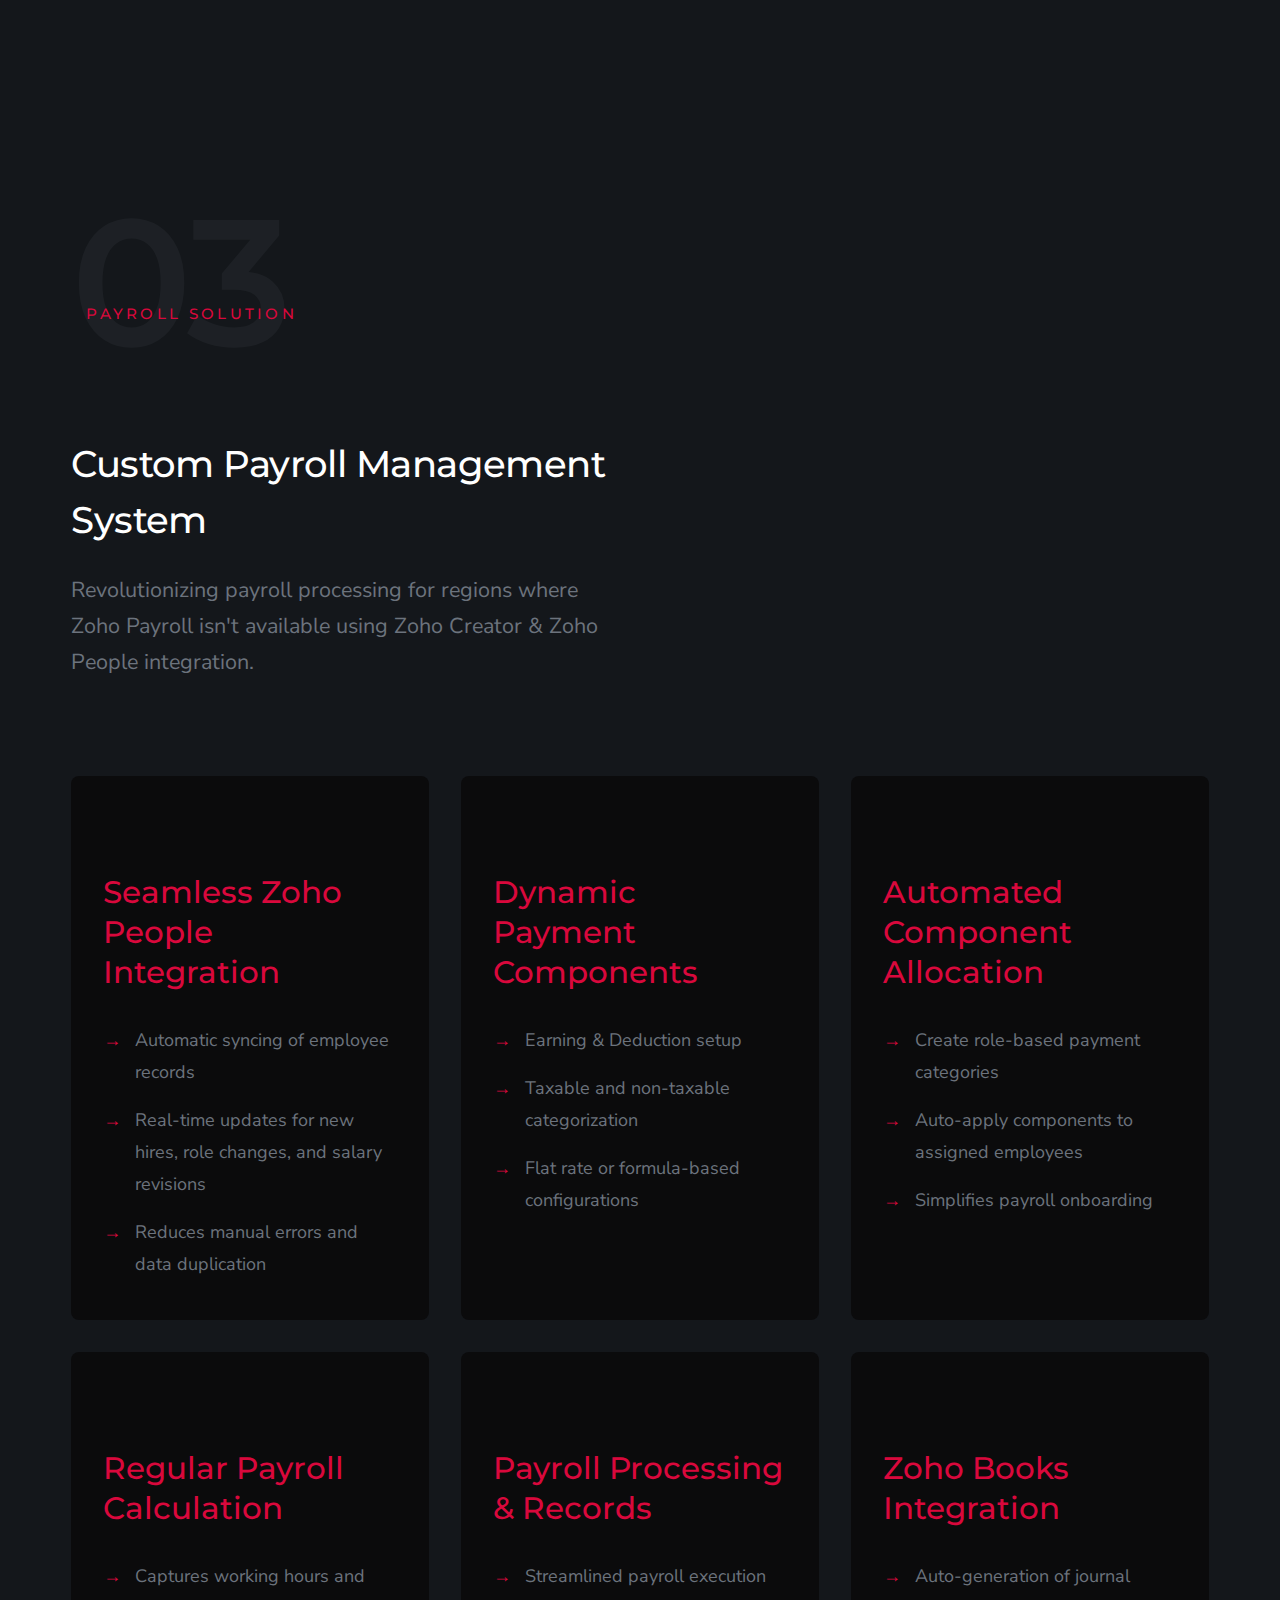
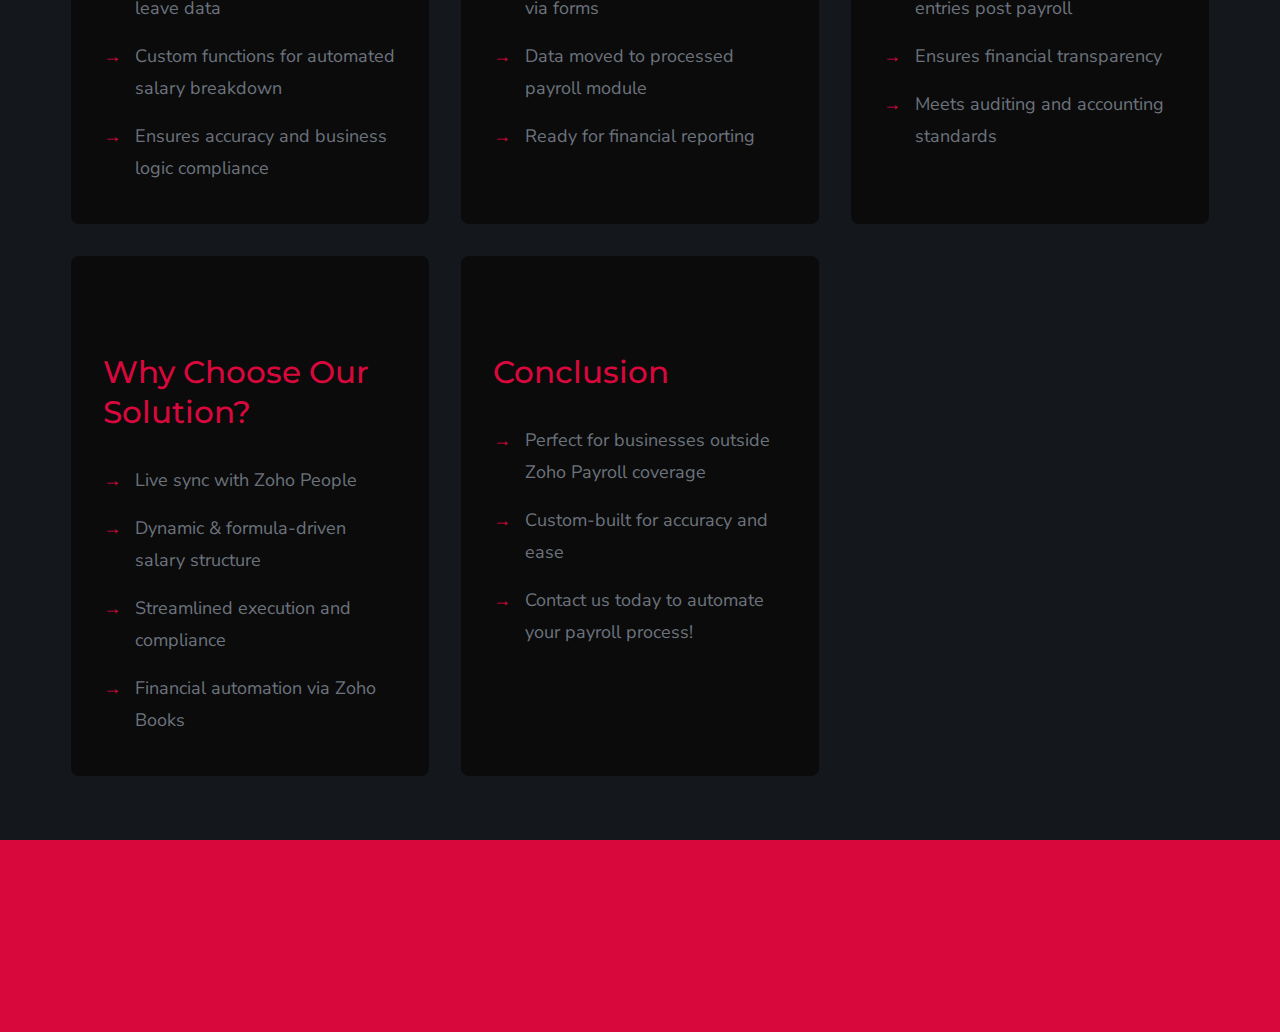
<file: custom-payroll.html>
<!DOCTYPE html>
<html class="no-js" lang="en">
<head>
    <meta charset="utf-8">
    <title>Custom Payroll Solution - SupraFlow Solutions</title>
    <meta name="description" content="Zoho Creator-based Payroll Solution">
    <meta name="viewport" content="width=device-width, initial-scale=1">
    <link rel="stylesheet" href="css/styles.css">
</head>
<body id="top">
    <!-- header same as solutions.html -->
    <header class="s-header">
        <!-- ... header content ... -->
    </header>

    <section class="s-services s-payroll">
        <div class="row">
            <div class="column large-12">
                <div class="section-title" data-num="03" data-aos="fade-up">
                    <h3 class="h6">Payroll Solution</h3>
                </div>
            </div>

            <div class="column large-6 w-900-stack">
                <h1 class="display-1" data-aos="fade-up">
                    Custom Payroll Management System
                </h1>
                <p class="lead" data-aos="fade-up">
                    Revolutionizing payroll processing for regions where Zoho Payroll isn't available using Zoho Creator & Zoho People integration.
                </p>
            </div>

            <div class="column large-12">
                <div class="features-grid">
                    <div class="feature-card" data-aos="fade-up">
                        <h3>Seamless Zoho People Integration</h3>
                        <ul class="feature-list">
                            <li>Automatic syncing of employee records</li>
                            <li>Real-time updates for new hires, role changes, and salary revisions</li>
                            <li>Reduces manual errors and data duplication</li>
                        </ul>
                    </div>

                    <div class="feature-card" data-aos="fade-up">
                        <h3>Dynamic Payment Components</h3>
                        <ul class="feature-list">
                            <li>Earning & Deduction setup</li>
                            <li>Taxable and non-taxable categorization</li>
                            <li>Flat rate or formula-based configurations</li>
                        </ul>
                    </div>

                    <div class="feature-card" data-aos="fade-up">
                        <h3>Automated Component Allocation</h3>
                        <ul class="feature-list">
                            <li>Create role-based payment categories</li>
                            <li>Auto-apply components to assigned employees</li>
                            <li>Simplifies payroll onboarding</li>
                        </ul>
                    </div>

                    <div class="feature-card" data-aos="fade-up">
                        <h3>Regular Payroll Calculation</h3>
                        <ul class="feature-list">
                            <li>Captures working hours and leave data</li>
                            <li>Custom functions for automated salary breakdown</li>
                            <li>Ensures accuracy and business logic compliance</li>
                        </ul>
                    </div>

                    <div class="feature-card" data-aos="fade-up">
                        <h3>Payroll Processing & Records</h3>
                        <ul class="feature-list">
                            <li>Streamlined payroll execution via forms</li>
                            <li>Data moved to processed payroll module</li>
                            <li>Ready for financial reporting</li>
                        </ul>
                    </div>

                    <div class="feature-card" data-aos="fade-up">
                        <h3>Zoho Books Integration</h3>
                        <ul class="feature-list">
                            <li>Auto-generation of journal entries post payroll</li>
                            <li>Ensures financial transparency</li>
                            <li>Meets auditing and accounting standards</li>
                        </ul>
                    </div>

                    <div class="feature-card" data-aos="fade-up">
                        <h3>Why Choose Our Solution?</h3>
                        <ul class="feature-list">
                            <li>Live sync with Zoho People</li>
                            <li>Dynamic & formula-driven salary structure</li>
                            <li>Streamlined execution and compliance</li>
                            <li>Financial automation via Zoho Books</li>
                        </ul>
                    </div>

                    <div class="feature-card" data-aos="fade-up">
                        <h3>Conclusion</h3>
                        <ul class="feature-list">
                            <li>Perfect for businesses outside Zoho Payroll coverage</li>
                            <li>Custom-built for accuracy and ease</li>
                            <li>Contact us today to automate your payroll process!</li>
                        </ul>
                    </div>
                </div>
            </div>
        </div>
    </section>

    <!-- footer same as solutions.html -->
    <footer class="s-footer">
        <!-- ... footer content ... -->
    </footer>
</body>
</html>
</file>
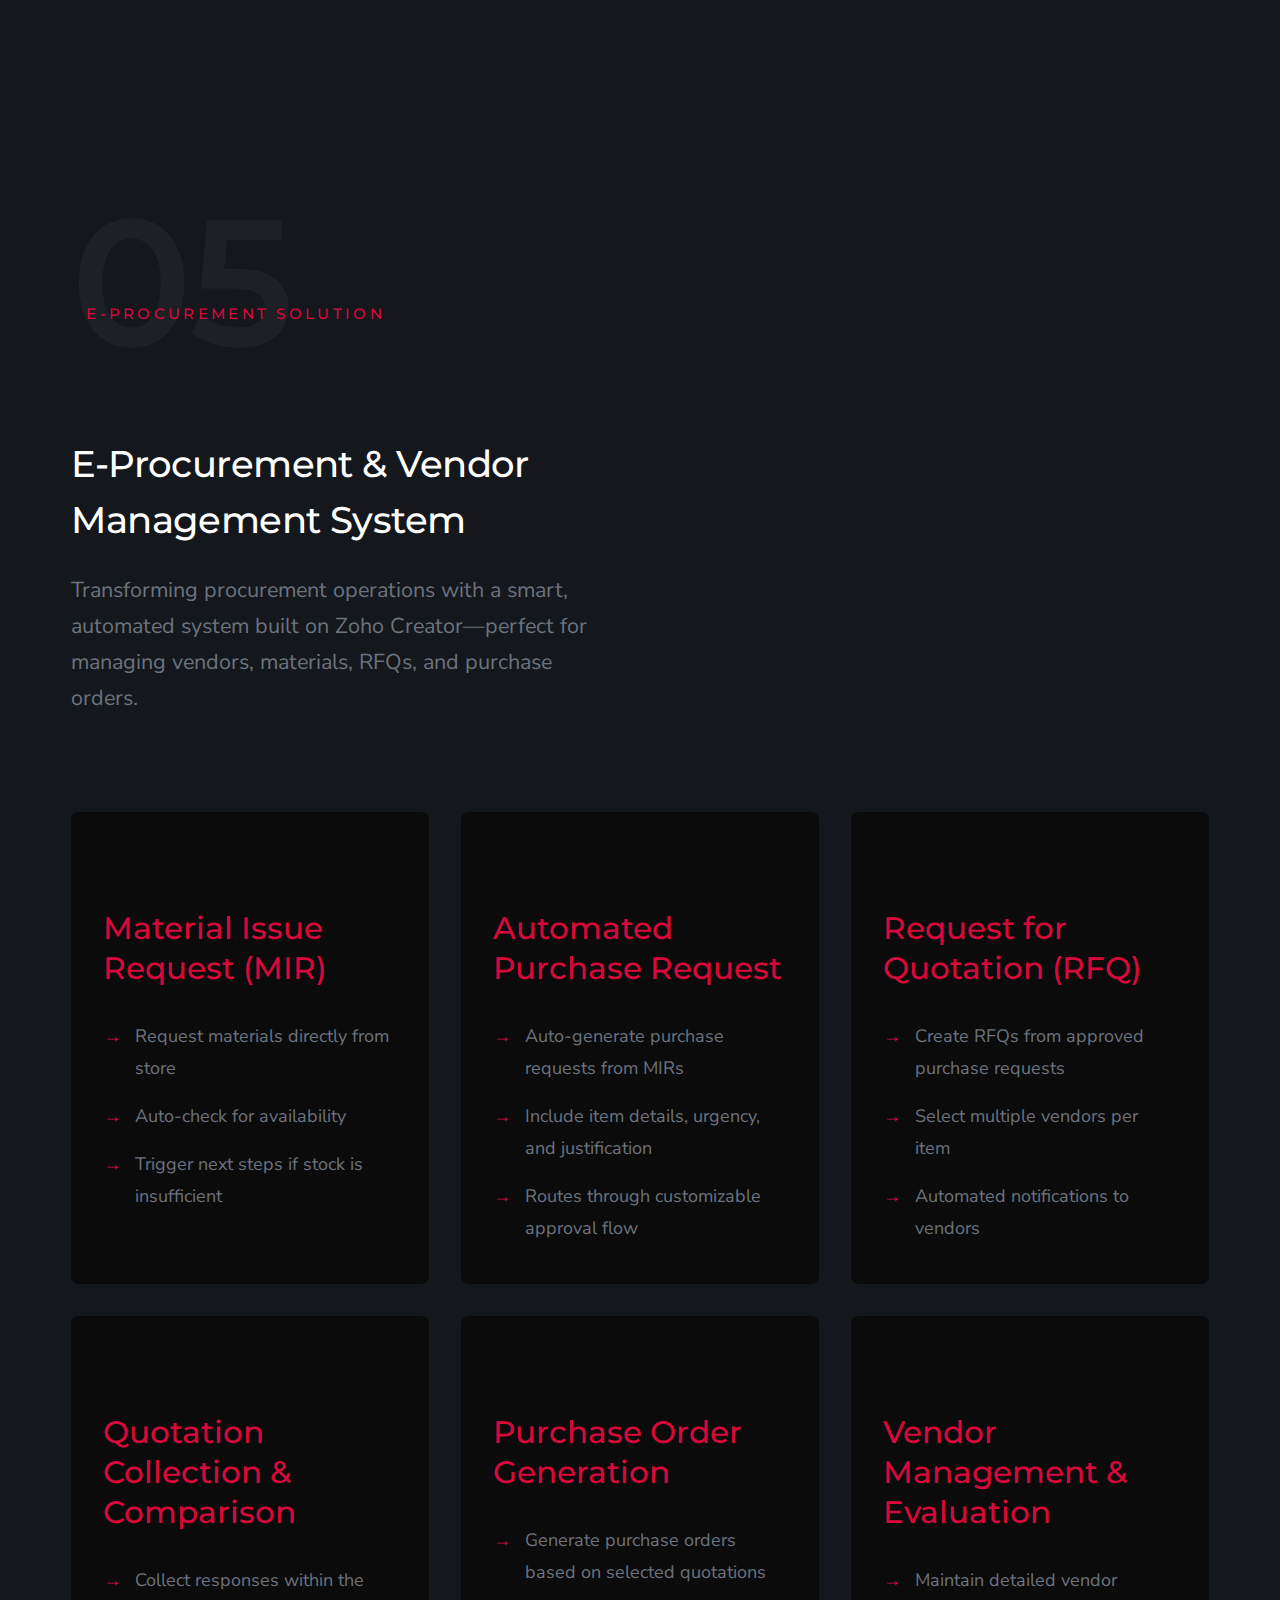
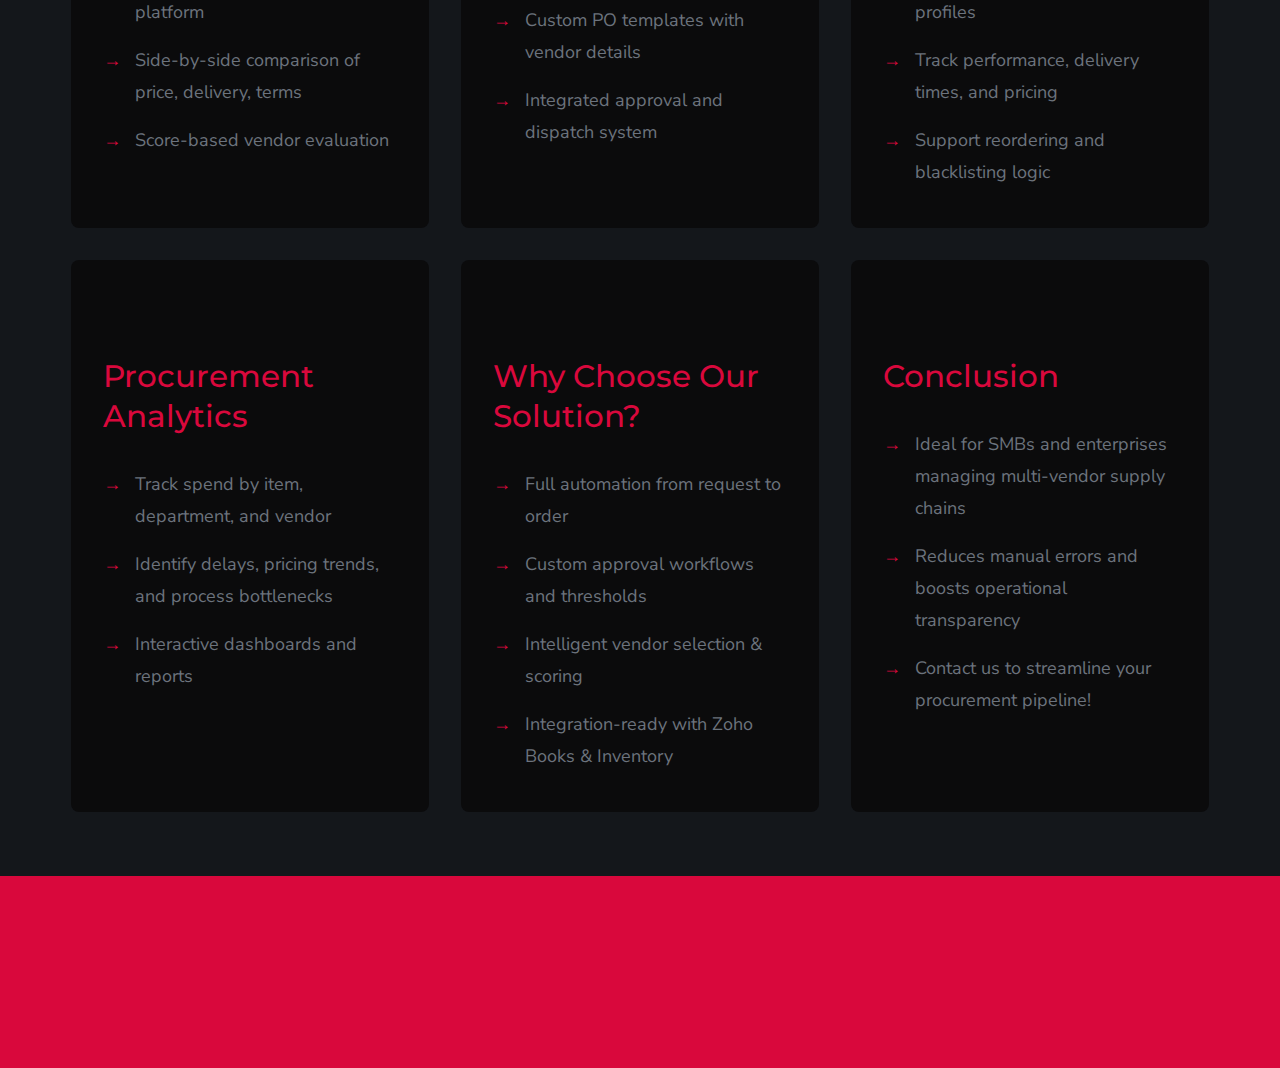
<file: e-procurement.html>
<!DOCTYPE html>
<html class="no-js" lang="en">
<head>
    <meta charset="utf-8">
    <title>E-Procurement & Vendor Management - SupraFlow Solutions</title>
    <meta name="description" content="Zoho Creator-based E-Procurement Solution">
    <meta name="viewport" content="width=device-width, initial-scale=1">
    <link rel="stylesheet" href="css/styles.css">
</head>
<body id="top">
    <!-- header same as solutions.html -->
    <header class="s-header">
        <!-- ... header content ... -->
    </header>

    <section class="s-services s-payroll">
        <div class="row">
            <div class="column large-12">
                <div class="section-title" data-num="05" data-aos="fade-up">
                    <h3 class="h6">E-Procurement Solution</h3>
                </div>
            </div>

            <div class="column large-6 w-900-stack">
                <h1 class="display-1" data-aos="fade-up">
                    E-Procurement & Vendor Management System
                </h1>
                <p class="lead" data-aos="fade-up">
                    Transforming procurement operations with a smart, automated system built on Zoho Creator—perfect for managing vendors, materials, RFQs, and purchase orders.
                </p>
            </div>

            <div class="column large-12">
                <div class="features-grid">
                    <div class="feature-card" data-aos="fade-up">
                        <h3>Material Issue Request (MIR)</h3>
                        <ul class="feature-list">
                            <li>Request materials directly from store</li>
                            <li>Auto-check for availability</li>
                            <li>Trigger next steps if stock is insufficient</li>
                        </ul>
                    </div>

                    <div class="feature-card" data-aos="fade-up">
                        <h3>Automated Purchase Request</h3>
                        <ul class="feature-list">
                            <li>Auto-generate purchase requests from MIRs</li>
                            <li>Include item details, urgency, and justification</li>
                            <li>Routes through customizable approval flow</li>
                        </ul>
                    </div>

                    <div class="feature-card" data-aos="fade-up">
                        <h3>Request for Quotation (RFQ)</h3>
                        <ul class="feature-list">
                            <li>Create RFQs from approved purchase requests</li>
                            <li>Select multiple vendors per item</li>
                            <li>Automated notifications to vendors</li>
                        </ul>
                    </div>

                    <div class="feature-card" data-aos="fade-up">
                        <h3>Quotation Collection & Comparison</h3>
                        <ul class="feature-list">
                            <li>Collect responses within the platform</li>
                            <li>Side-by-side comparison of price, delivery, terms</li>
                            <li>Score-based vendor evaluation</li>
                        </ul>
                    </div>

                    <div class="feature-card" data-aos="fade-up">
                        <h3>Purchase Order Generation</h3>
                        <ul class="feature-list">
                            <li>Generate purchase orders based on selected quotations</li>
                            <li>Custom PO templates with vendor details</li>
                            <li>Integrated approval and dispatch system</li>
                        </ul>
                    </div>

                    <div class="feature-card" data-aos="fade-up">
                        <h3>Vendor Management & Evaluation</h3>
                        <ul class="feature-list">
                            <li>Maintain detailed vendor profiles</li>
                            <li>Track performance, delivery times, and pricing</li>
                            <li>Support reordering and blacklisting logic</li>
                        </ul>
                    </div>

                    <div class="feature-card" data-aos="fade-up">
                        <h3>Procurement Analytics</h3>
                        <ul class="feature-list">
                            <li>Track spend by item, department, and vendor</li>
                            <li>Identify delays, pricing trends, and process bottlenecks</li>
                            <li>Interactive dashboards and reports</li>
                        </ul>
                    </div>

                    <div class="feature-card" data-aos="fade-up">
                        <h3>Why Choose Our Solution?</h3>
                        <ul class="feature-list">
                            <li>Full automation from request to order</li>
                            <li>Custom approval workflows and thresholds</li>
                            <li>Intelligent vendor selection & scoring</li>
                            <li>Integration-ready with Zoho Books & Inventory</li>
                        </ul>
                    </div>

                    <div class="feature-card" data-aos="fade-up">
                        <h3>Conclusion</h3>
                        <ul class="feature-list">
                            <li>Ideal for SMBs and enterprises managing multi-vendor supply chains</li>
                            <li>Reduces manual errors and boosts operational transparency</li>
                            <li>Contact us to streamline your procurement pipeline!</li>
                        </ul>
                    </div>
                </div>
            </div>
        </div>
    </section>

    <!-- footer same as solutions.html -->
    <footer class="s-footer">
        <!-- ... footer content ... -->
    </footer>
</body>
</html>
</file>
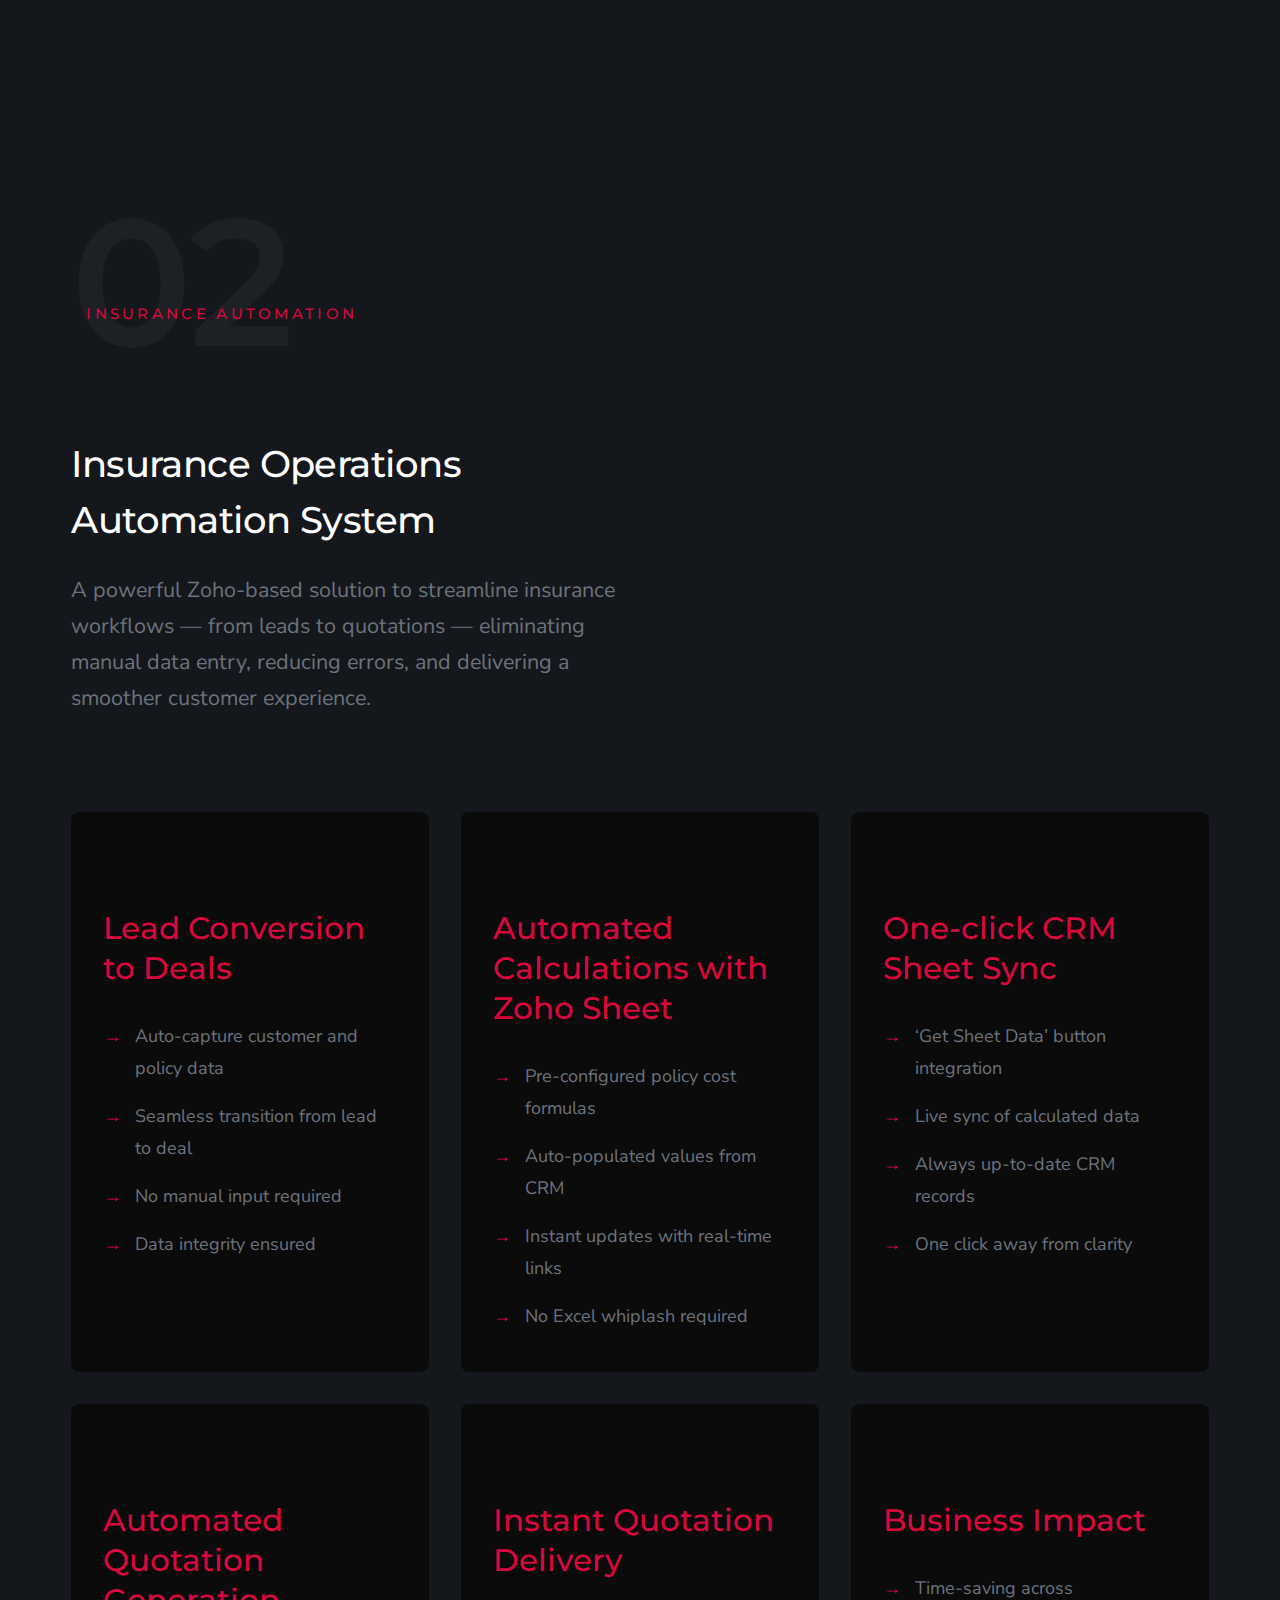
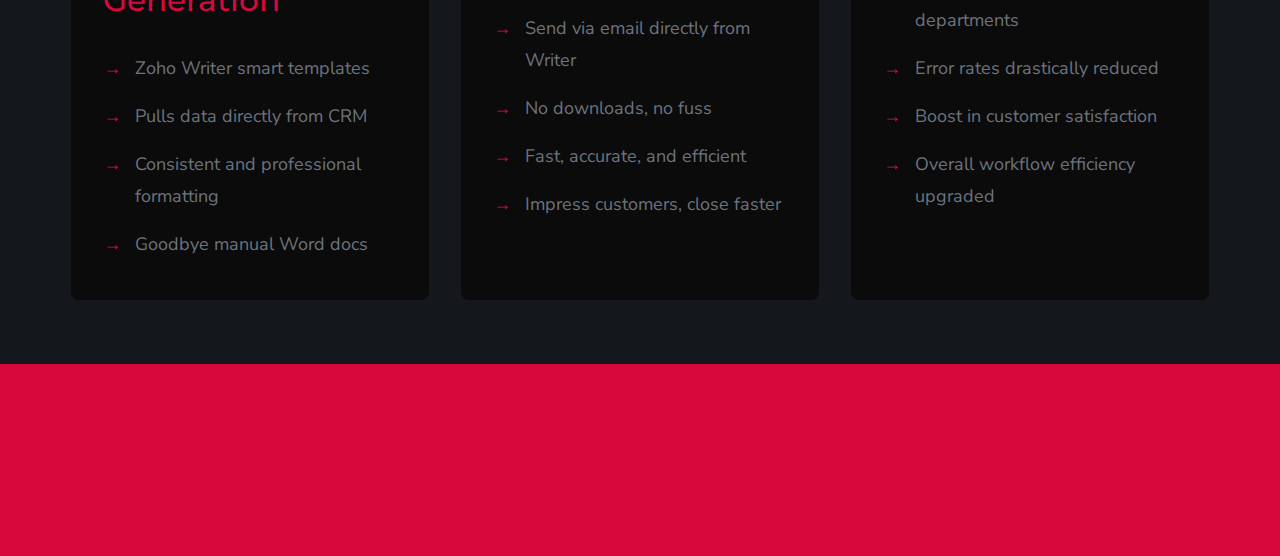
<file: insurance-automation.html>
<!DOCTYPE html>
<html class="no-js" lang="en">
<head>
    <meta charset="utf-8">
    <title>Insurance Operations Automation - Supraflow Solutions</title>
    <meta name="description" content="Zoho-powered automation for Insurance Companies by Supraflow Solutions">
    <meta name="viewport" content="width=device-width, initial-scale=1">
    <link rel="stylesheet" href="css/styles.css">
</head>
<body id="top">
    <!-- header same as solutions.html -->
    <header class="s-header">
        <!-- ... header content ... -->
    </header>

    <section class="s-services s-insurance">
        <div class="row">
            <div class="column large-12">
                <div class="section-title" data-num="02" data-aos="fade-up">
                    <h3 class="h6">Insurance Automation</h3>
                </div>
            </div>

            <div class="column large-6 w-900-stack">
                <h1 class="display-1" data-aos="fade-up">
                    Insurance Operations Automation System
                </h1>
                <p class="lead" data-aos="fade-up">
                    A powerful Zoho-based solution to streamline insurance workflows — from leads to quotations — eliminating manual data entry, reducing errors, and delivering a smoother customer experience.
                </p>
            </div>

            <div class="column large-12">
                <div class="features-grid">
                    <div class="feature-card" data-aos="fade-up">
                        <h3>Lead Conversion to Deals</h3>
                        <!-- <img src="https://your-image-url.com/lead-conversion.png" alt="Lead to Deal" class="feature-img"> -->
                        <ul class="feature-list">
                            <li>Auto-capture customer and policy data</li>
                            <li>Seamless transition from lead to deal</li>
                            <li>No manual input required</li>
                            <li>Data integrity ensured</li>
                        </ul>
                    </div>

                    <div class="feature-card" data-aos="fade-up">
                        <h3>Automated Calculations with Zoho Sheet</h3>
                        <!-- <img src="https://your-image-url.com/sheet-calc.png" alt="Zoho Sheet Integration" class="feature-img"> -->
                        <ul class="feature-list">
                            <li>Pre-configured policy cost formulas</li>
                            <li>Auto-populated values from CRM</li>
                            <li>Instant updates with real-time links</li>
                            <li>No Excel whiplash required</li>
                        </ul>
                    </div>

                    <div class="feature-card" data-aos="fade-up">
                        <h3>One-click CRM Sheet Sync</h3>
                        <!-- <img src="https://your-image-url.com/crm-sync.png" alt="CRM Sheet Sync" class="feature-img"> -->
                        <ul class="feature-list">
                            <li>‘Get Sheet Data’ button integration</li>
                            <li>Live sync of calculated data</li>
                            <li>Always up-to-date CRM records</li>
                            <li>One click away from clarity</li>
                        </ul>
                    </div>

                    <div class="feature-card" data-aos="fade-up">
                        <h3>Automated Quotation Generation</h3>
                        <!-- <img src="https://your-image-url.com/quotation.png" alt="Quotation Automation" class="feature-img"> -->
                        <ul class="feature-list">
                            <li>Zoho Writer smart templates</li>
                            <li>Pulls data directly from CRM</li>
                            <li>Consistent and professional formatting</li>
                            <li>Goodbye manual Word docs</li>
                        </ul>
                    </div>

                    <div class="feature-card" data-aos="fade-up">
                        <h3>Instant Quotation Delivery</h3>
                        <!-- <img src="https://your-image-url.com/quotation-delivery.png" alt="Quotation Delivery" class="feature-img"> -->
                        <ul class="feature-list">
                            <li>Send via email directly from Writer</li>
                            <li>No downloads, no fuss</li>
                            <li>Fast, accurate, and efficient</li>
                            <li>Impress customers, close faster</li>
                        </ul>
                    </div>

                    <div class="feature-card" data-aos="fade-up">
                        <h3>Business Impact</h3>
                        <!-- <img src="https://your-image-url.com/impact.png" alt="Business Impact" class="feature-img"> -->
                        <ul class="feature-list">
                            <li>Time-saving across departments</li>
                            <li>Error rates drastically reduced</li>
                            <li>Boost in customer satisfaction</li>
                            <li>Overall workflow efficiency upgraded</li>
                        </ul>
                    </div>
                </div>
            </div>
        </div>
    </section>

    <!-- footer same as solutions.html -->
    <footer class="s-footer">
        <!-- ... footer content ... -->
    </footer>
</body>
</html>
</file>
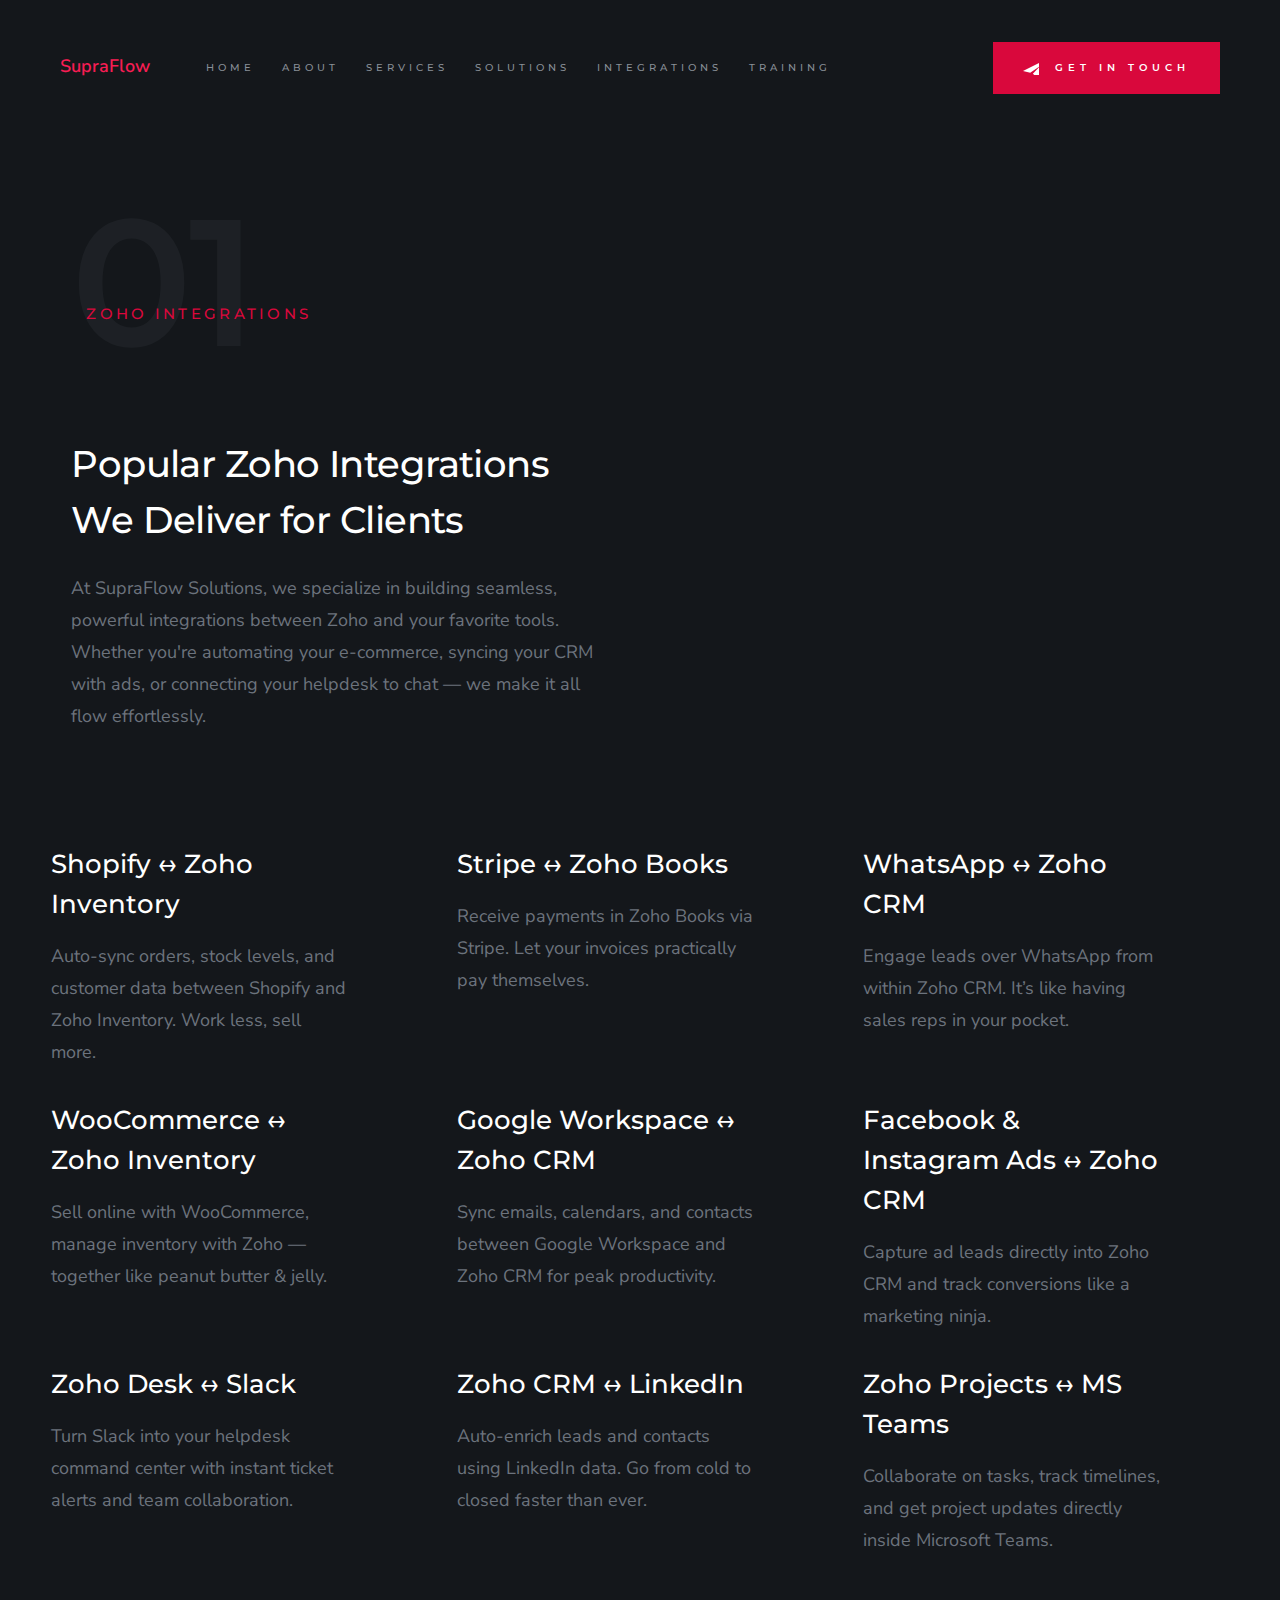
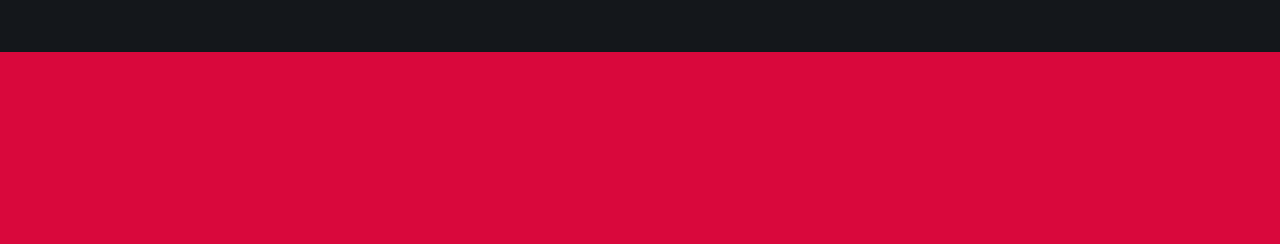
<file: integrations.html>
<!DOCTYPE html>
<html class="no-js" lang="en">
<head>
    <meta charset="utf-8">
    <title>SupraFlow Solutions - Zoho Integrations</title>
    <meta name="description" content="Popular Zoho Integrations by SupraFlow Solutions">
    <meta name="viewport" content="width=device-width, initial-scale=1">
    <link rel="stylesheet" href="css/styles.css">
</head>
<body id="top">

    <!-- Header -->
    <header class="s-header">
        <div class="s-header__logo">
            <a href="index.html"><strong>SupraFlow</strong></a>
        </div>

        <div class="s-header__content">
            <nav class="s-header__nav-wrap">
                <ul class="s-header__nav">
                    <li><a href="index.html">Home</a></li>
                    <li><a href="index.html#about">About</a></li>
                    <li><a href="index.html#services">Services</a></li>
                    <li><a href="solutions.html">Solutions</a></li>
                    <li><a class="active" href="integrations.html">Integrations</a></li>
                    <li><a href="index.html#training">Training</a></li>
                </ul>
            </nav>
            <a href="mailto:contact@supraflow.com" class="btn btn--primary btn--small">
                <svg xmlns="http://www.w3.org/2000/svg" width="24" height="24"><path d="M24 0l-6 22-8.129-7.239 7.802-8.234-10.458 7.227-7.215-1.754 24-12zm-15 16.668v7.332l3.258-4.431-3.258-2.901z"/></svg>
                Get In Touch
            </a>
        </div>
    </header>

    <!-- Integrations Section -->
    <section class="s-services">
        <div class="row">
            <div class="column large-12">
                <div class="section-title" data-num="01" data-aos="fade-up">
                    <h3 class="h6">Zoho Integrations</h3>
                </div>
            </div>

            <div class="column large-6 w-900-stack">
          <h1 class="display-1" data-aos="fade-up">
    Popular Zoho Integrations We Deliver for Clients
</h1>
<p data-aos="fade-up">
    At SupraFlow Solutions, we specialize in building seamless, powerful integrations between Zoho and your favorite tools. Whether you're automating your e-commerce, syncing your CRM with ads, or connecting your helpdesk to chat — we make it all flow effortlessly.
</p>
            </div>

            <div class="row block-large-1-3 block-tab-full s-services__services item-list">
                
                <div class="column item item-service" data-aos="fade-up">
                    <h3 class="item-title">Shopify ↔ Zoho Inventory</h3>
                    <p>Auto-sync orders, stock levels, and customer data between Shopify and Zoho Inventory. Work less, sell more.</p>
                </div>

                <div class="column item item-service" data-aos="fade-up">
                    <h3 class="item-title">Stripe ↔ Zoho Books</h3>
                    <p>Receive payments in Zoho Books via Stripe. Let your invoices practically pay themselves.</p>
                </div>

                <div class="column item item-service" data-aos="fade-up">
                    <h3 class="item-title">WhatsApp ↔ Zoho CRM</h3>
                    <p>Engage leads over WhatsApp from within Zoho CRM. It’s like having sales reps in your pocket.</p>
                </div>

                <div class="column item item-service" data-aos="fade-up">
                    <h3 class="item-title">WooCommerce ↔ Zoho Inventory</h3>
                    <p>Sell online with WooCommerce, manage inventory with Zoho — together like peanut butter & jelly.</p>
                </div>

                <div class="column item item-service" data-aos="fade-up">
                    <h3 class="item-title">Google Workspace ↔ Zoho CRM</h3>
                    <p>Sync emails, calendars, and contacts between Google Workspace and Zoho CRM for peak productivity.</p>
                </div>

                <div class="column item item-service" data-aos="fade-up">
                    <h3 class="item-title">Facebook & Instagram Ads ↔ Zoho CRM</h3>
                    <p>Capture ad leads directly into Zoho CRM and track conversions like a marketing ninja.</p>
                </div>

                <div class="column item item-service" data-aos="fade-up">
                    <h3 class="item-title">Zoho Desk ↔ Slack</h3>
                    <p>Turn Slack into your helpdesk command center with instant ticket alerts and team collaboration.</p>
                </div>

                <div class="column item item-service" data-aos="fade-up">
                    <h3 class="item-title">Zoho CRM ↔ LinkedIn</h3>
                    <p>Auto-enrich leads and contacts using LinkedIn data. Go from cold to closed faster than ever.</p>
                </div>

                <div class="column item item-service" data-aos="fade-up">
                    <h3 class="item-title">Zoho Projects ↔ MS Teams</h3>
                    <p>Collaborate on tasks, track timelines, and get project updates directly inside Microsoft Teams.</p>
                </div>

            </div>
        </div>
    </section>

    <!-- Footer -->
    <footer class="s-footer">
        <div class="ss-go-top">
            <a class="smoothscroll" title="Back to Top" href="#top">
                <i class="fas fa-arrow-up" aria-hidden="true"></i>
            </a>
        </div>
    </footer>

</body>
</html>
</file>
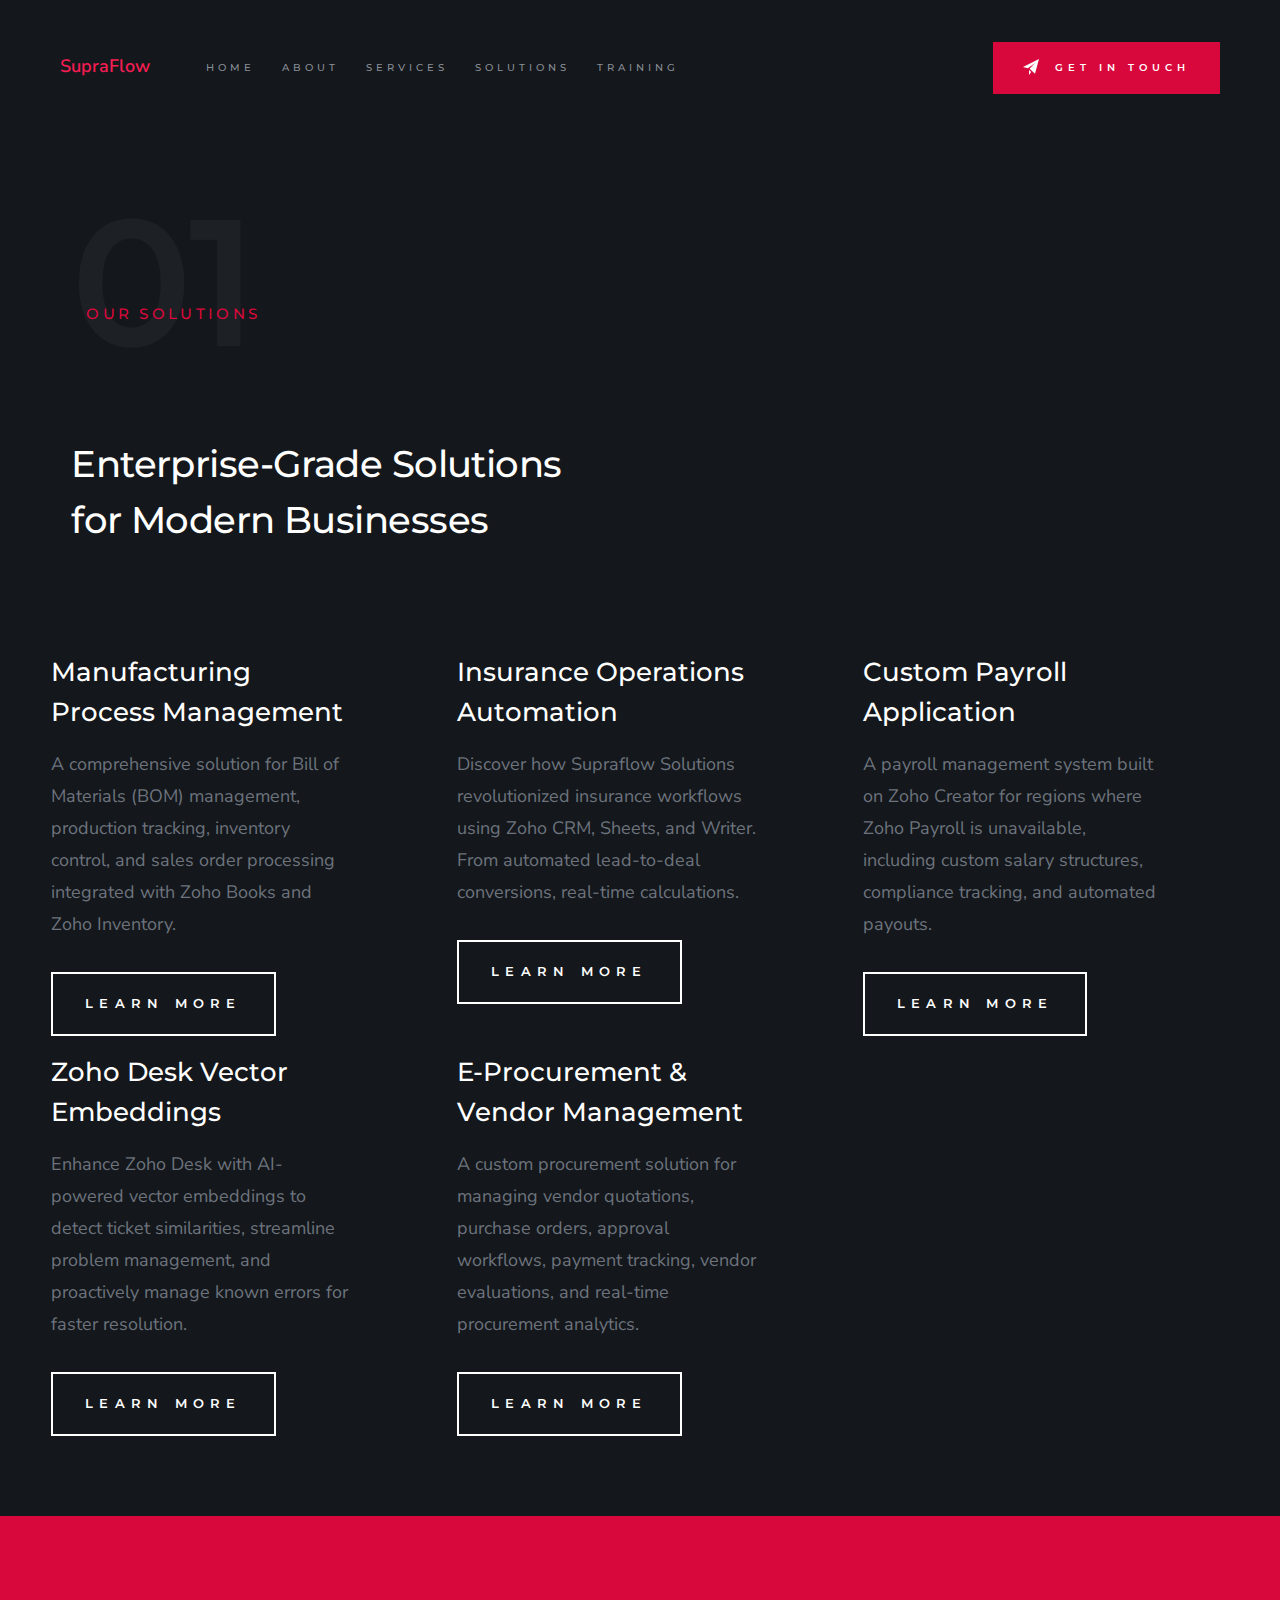
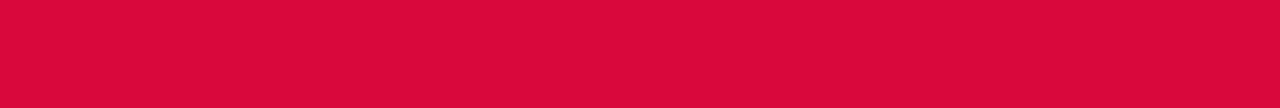
<file: solutions.html>
<!DOCTYPE html>
<html class="no-js" lang="en">
<head>
    <meta charset="utf-8">
    <title>SupraFlow Solutions - Business Solutions</title>
    <meta name="description" content="Enterprise Solutions by SupraFlow">
    <meta name="viewport" content="width=device-width, initial-scale=1">
    <link rel="stylesheet" href="css/styles.css">
</head>
<body id="top">
    <!-- header from main site -->
    <header class="s-header">
        <div class="s-header__logo">
            <a href="index.html">
                <strong>SupraFlow</strong>
            </a>
        </div>

        <div class="s-header__content">
            <nav class="s-header__nav-wrap">
                <ul class="s-header__nav">
                    <li><a href="index.html">Home</a></li>
                    <li><a href="index.html#about">About</a></li>
                    <li><a href="index.html#services">Services</a></li>
                    <li><a class="active" href="solutions.html">Solutions</a></li>
                    <li><a href="index.html#training">Training</a></li>
                </ul>
            </nav>

            <a href="mailto:contact@supraflow.com" class="btn btn--primary btn--small">
                <svg xmlns="http://www.w3.org/2000/svg" width="24" height="24" viewBox="0 0 24 24"><path d="M24 0l-6 22-8.129-7.239 7.802-8.234-10.458 7.227-7.215-1.754 24-12zm-15 16.668v7.332l3.258-4.431-3.258-2.901z"/></svg>
                Get In Touch
            </a>
        </div>
    </header>

    <!-- solutions section -->
    <section class="s-services">
        <div class="row">
            <div class="column large-12">
                <div class="section-title" data-num="01" data-aos="fade-up">
                    <h3 class="h6">Our Solutions</h3>
                </div>
            </div>
            
            <div class="column large-6 w-900-stack">
                <h1 class="display-1" data-aos="fade-up">
                    Enterprise-Grade Solutions for Modern Businesses
                </h1>
            </div>

            <div class="row block-large-1-3 block-tab-full s-services__services item-list">
                <div class="column item item-service" data-aos="fade-up">
                    <!-- <img src="https://hebbkx1anhila5yf.public.blob.vercel-storage.com/image-lWQmdwqugzZO3JHx9YZbTarc39lvVi.png" alt="Manufacturing Process Management" class="service-icon"> -->
                    <h3 class="item-title">Manufacturing Process Management</h3>
                    <p>
                        A comprehensive solution for Bill of Materials (BOM) management, production tracking, inventory control, and sales order processing integrated with Zoho Books and Zoho Inventory.
                    </p>
                    <a href="manufacturing.html" class="btn btn--stroke">Learn More</a>
                </div>



                <div class="column item item-service" data-aos="fade-up">
                    <!-- <img src="https://your-image-url.com/zoho-insurance-icon.png" alt="Insurance Automation" class="service-icon"> -->
                    <h3 class="item-title">Insurance Operations Automation</h3>
                    <p>
                        Discover how Supraflow Solutions revolutionized insurance workflows using Zoho CRM, Sheets, and Writer. From automated lead-to-deal conversions, real-time calculations.
                    </p>
                    <a href="insurance-automation.html" class="btn btn--stroke">Learn More</a>
                </div>
                

                <div class="column item item-service" data-aos="fade-up">
                    <!-- <img src="/placeholder.svg?height=200&width=200" alt="Payroll System" class="service-icon"> -->
                    <h3 class="item-title">Custom Payroll Application</h3>
                    <p>
                        A payroll management system built on Zoho Creator for regions where Zoho Payroll is unavailable, including custom salary structures, compliance tracking, and automated payouts.
                    </p>
                    <a href="custom-payroll.html" class="btn btn--stroke">Learn More</a>
                </div>


                <div class="column item item-service" data-aos="fade-up">
                    <!-- <img src="/placeholder.svg?height=200&width=200" alt="Zoho Desk Vector Embeddings" class="service-icon"> -->
                    <h3 class="item-title">Zoho Desk Vector Embeddings</h3>
                    <p>
                        Enhance Zoho Desk with AI-powered vector embeddings to detect ticket similarities, streamline problem management, and proactively manage known errors for faster resolution.
                    </p>
                    <a href="zoho-desk-vector-embeddings.html" class="btn btn--stroke">Learn More</a>
                </div>
                

                <div class="column item item-service" data-aos="fade-up">
                    <!-- <img src="/placeholder.svg?height=200&width=200" alt="E-Procurement" class="service-icon"> -->
                    <h3 class="item-title">E-Procurement & Vendor Management</h3>
                    <p>
                        A custom procurement solution for managing vendor quotations, purchase orders, approval workflows, payment tracking, vendor evaluations, and real-time procurement analytics.
                    </p>
                    <a href="e-procurement.html" class="btn btn--stroke">Learn More</a>
                </div>
            </div>
        </div>
    </section>

    <!-- footer from main site -->
    <footer class="s-footer">
        <!-- <div class="row">
            <div class="column large-4 medium-6 w-1000-stack s-footer__social-block">
                <h4 class="h6">Follow Us</h4>
                <ul class="s-footer__social">
                    <li><a href="#0"><i class="fab fa-facebook-f" aria-hidden="true"></i></a></li>
                    <li><a href="#0"><i class="fab fa-twitter" aria-hidden="true"></i></a></li>
                    <li><a href="#0"><i class="fab fa-linkedin" aria-hidden="true"></i></a></li>
                </ul>
            </div>

            <div class="column large-7 medium-6 w-1000-stack ss-copyright">
                <span>© Copyright SupraFlow Solutions 2024</span> 
            </div>
        </div>

        <div class="ss-go-top">
            <a class="smoothscroll" title="Back to Top" href="#top">
                <i class="fas fa-arrow-up" aria-hidden="true"></i>
            </a>
        </div> -->
    </footer>
</body>
</html>
</file>
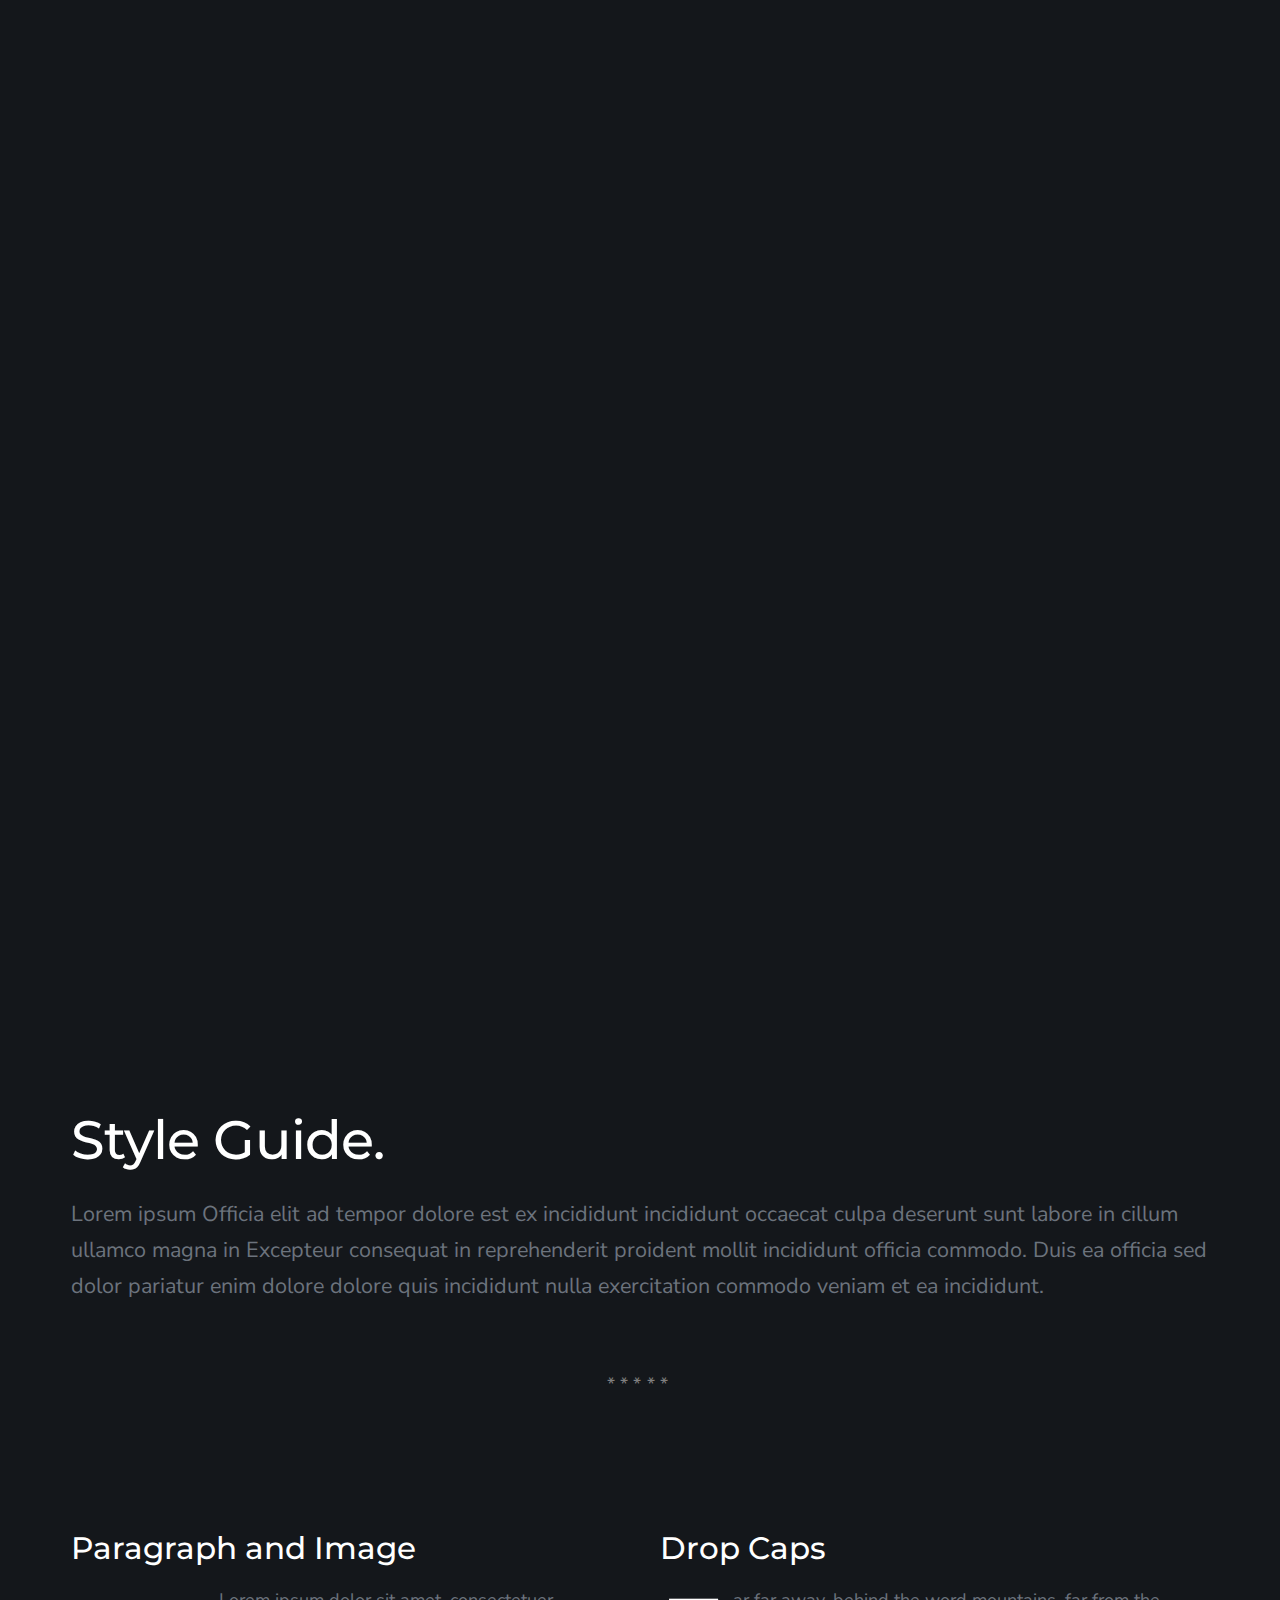
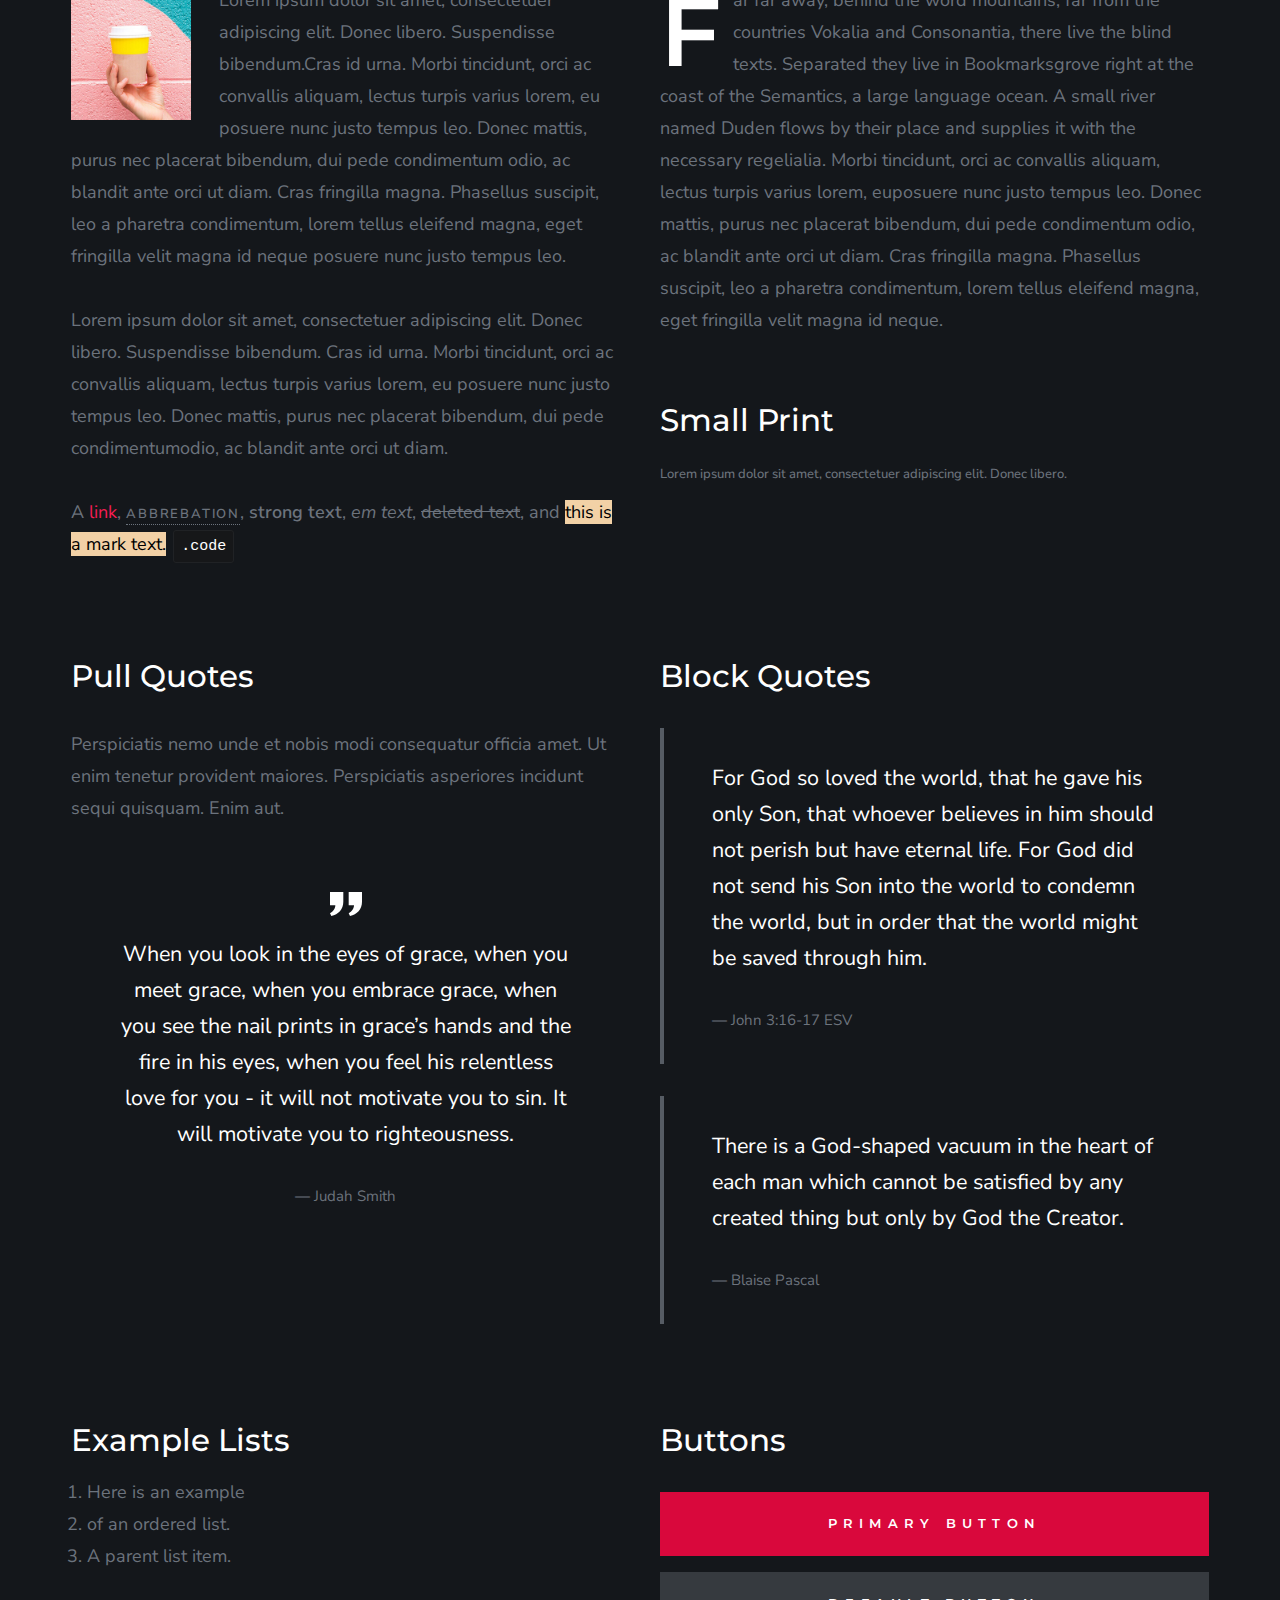
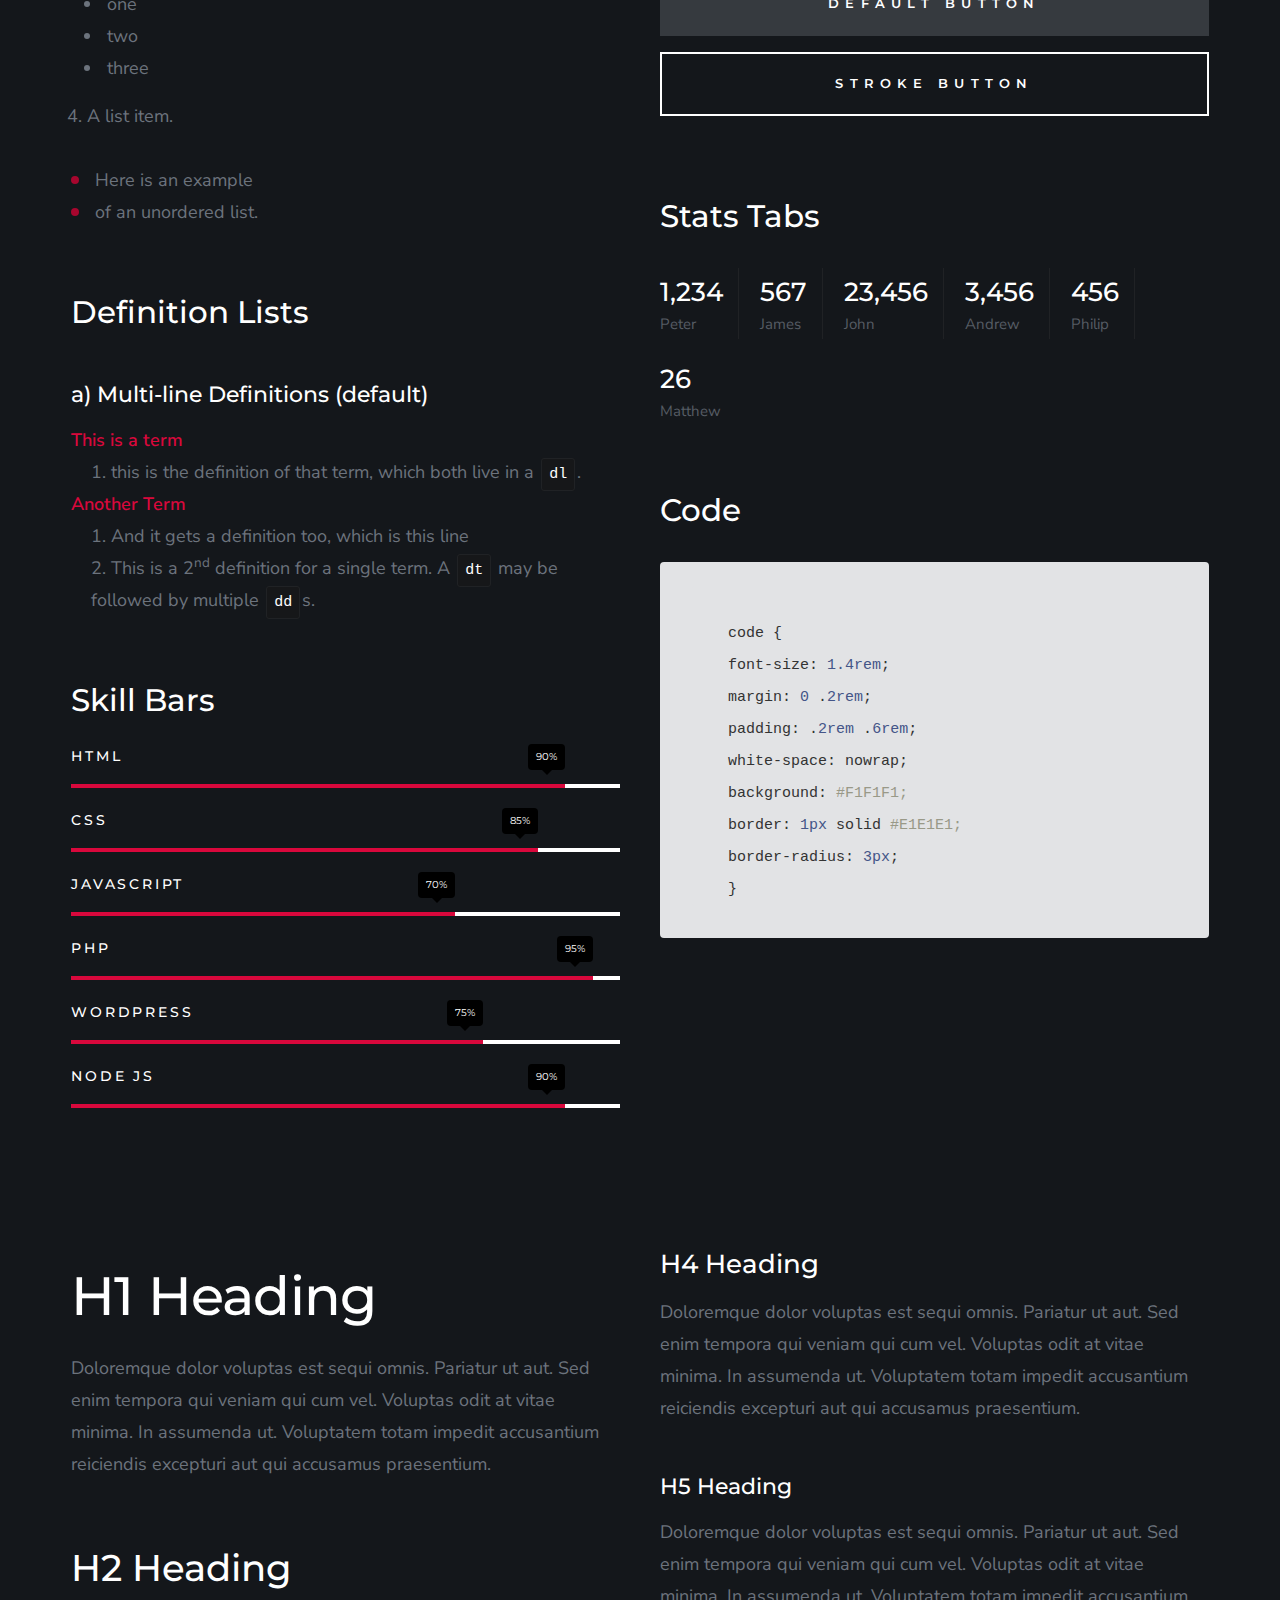
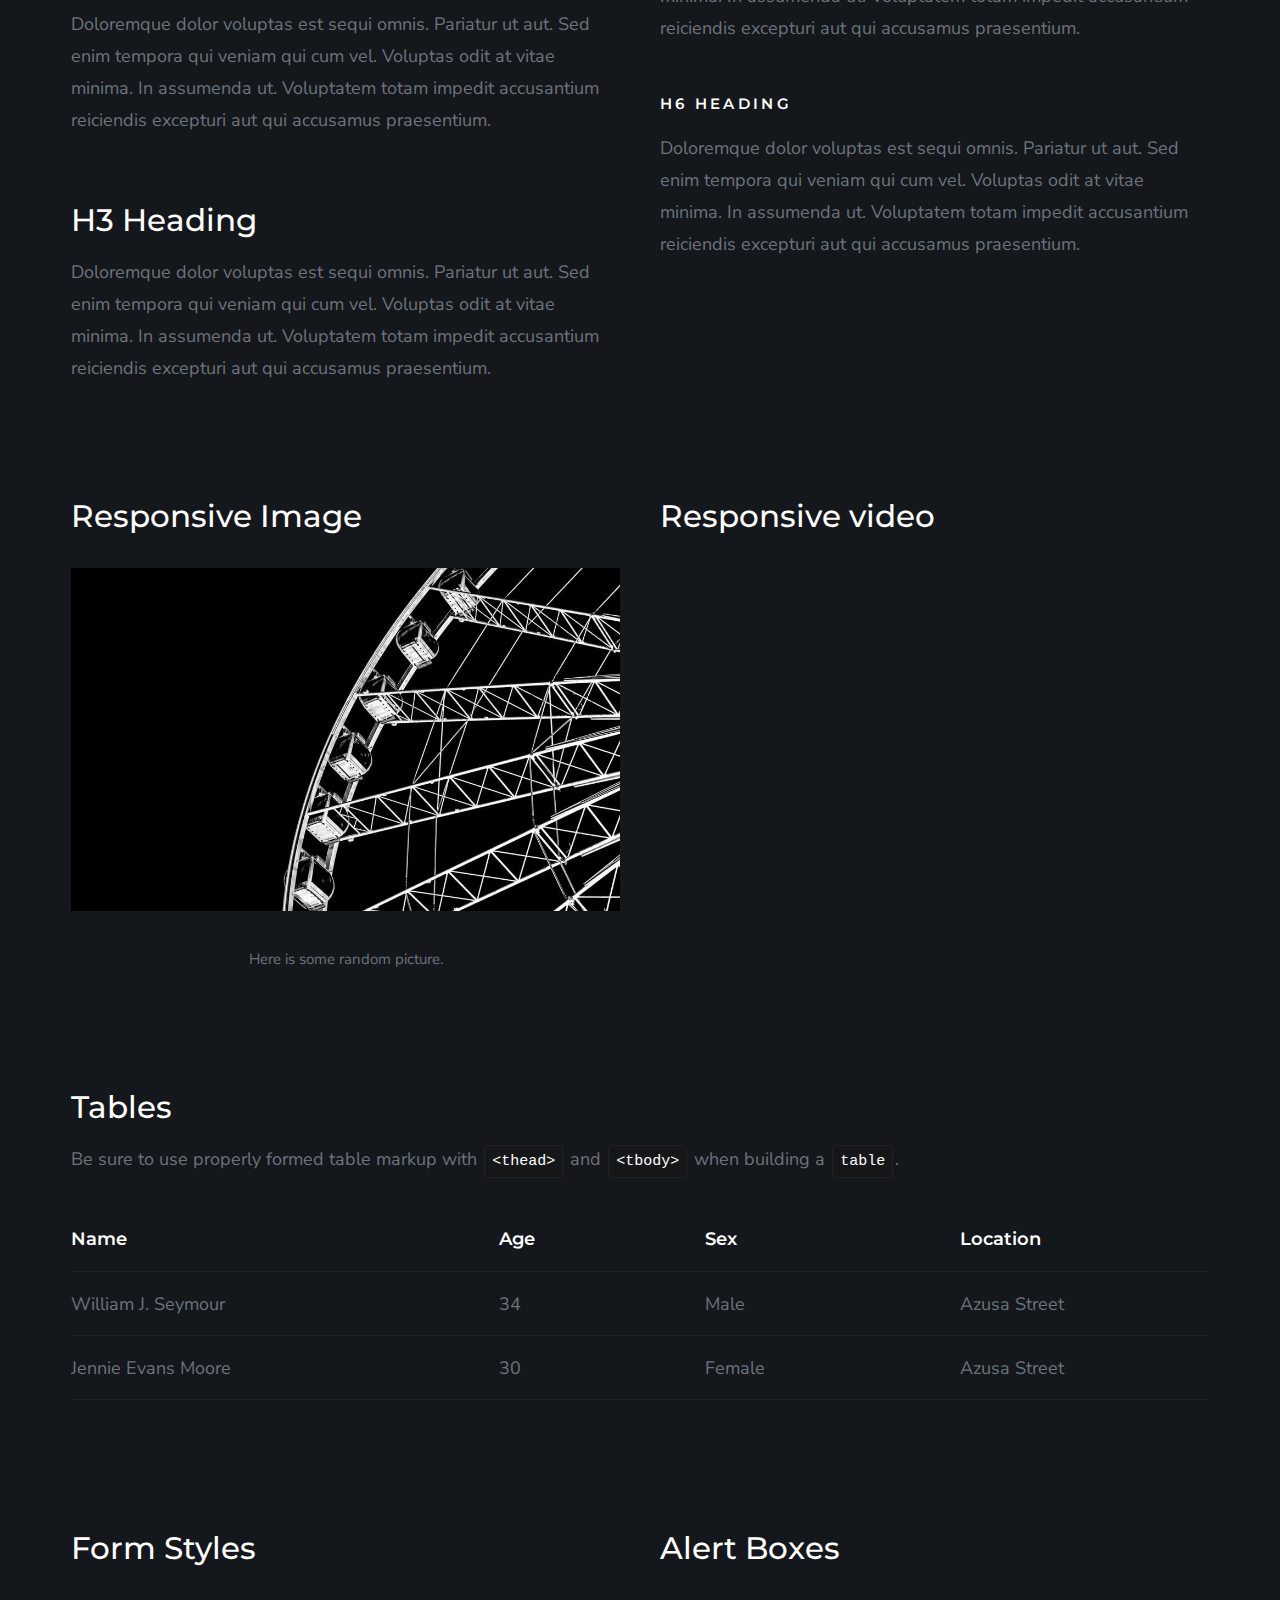
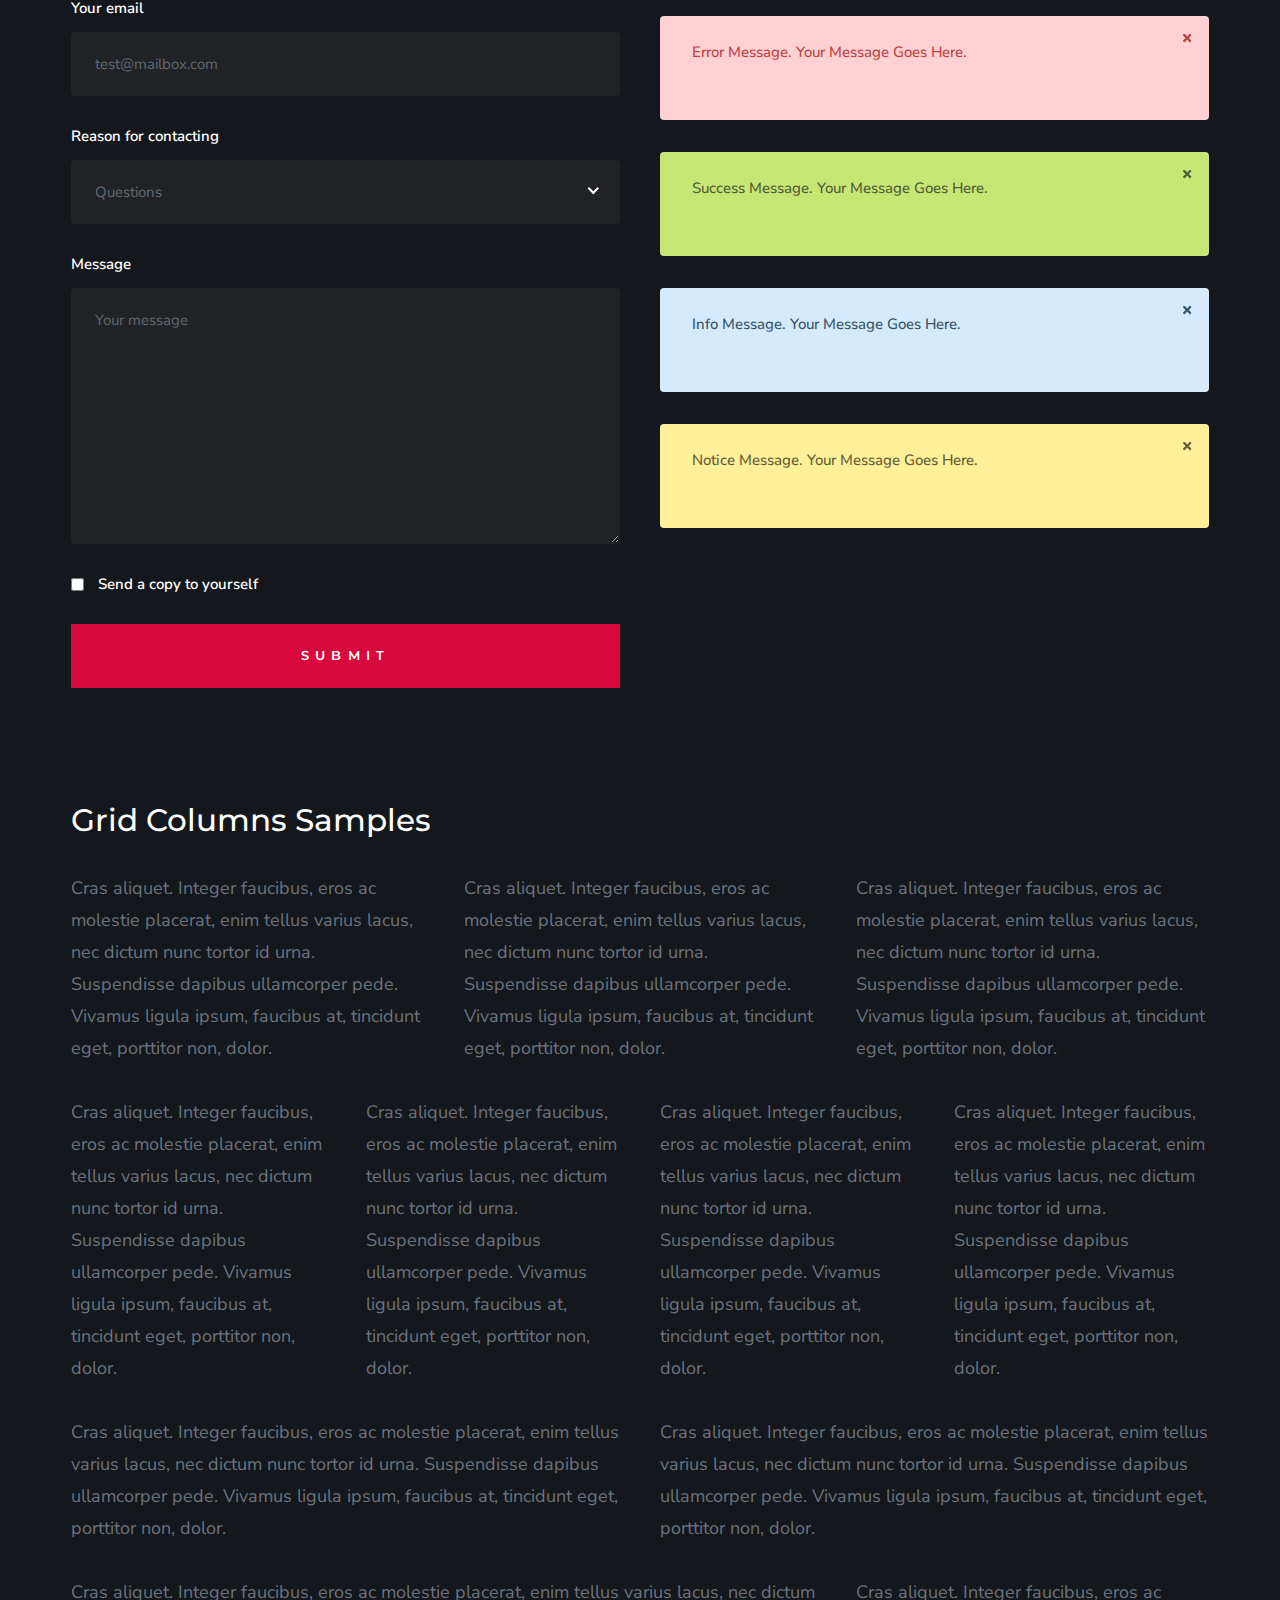
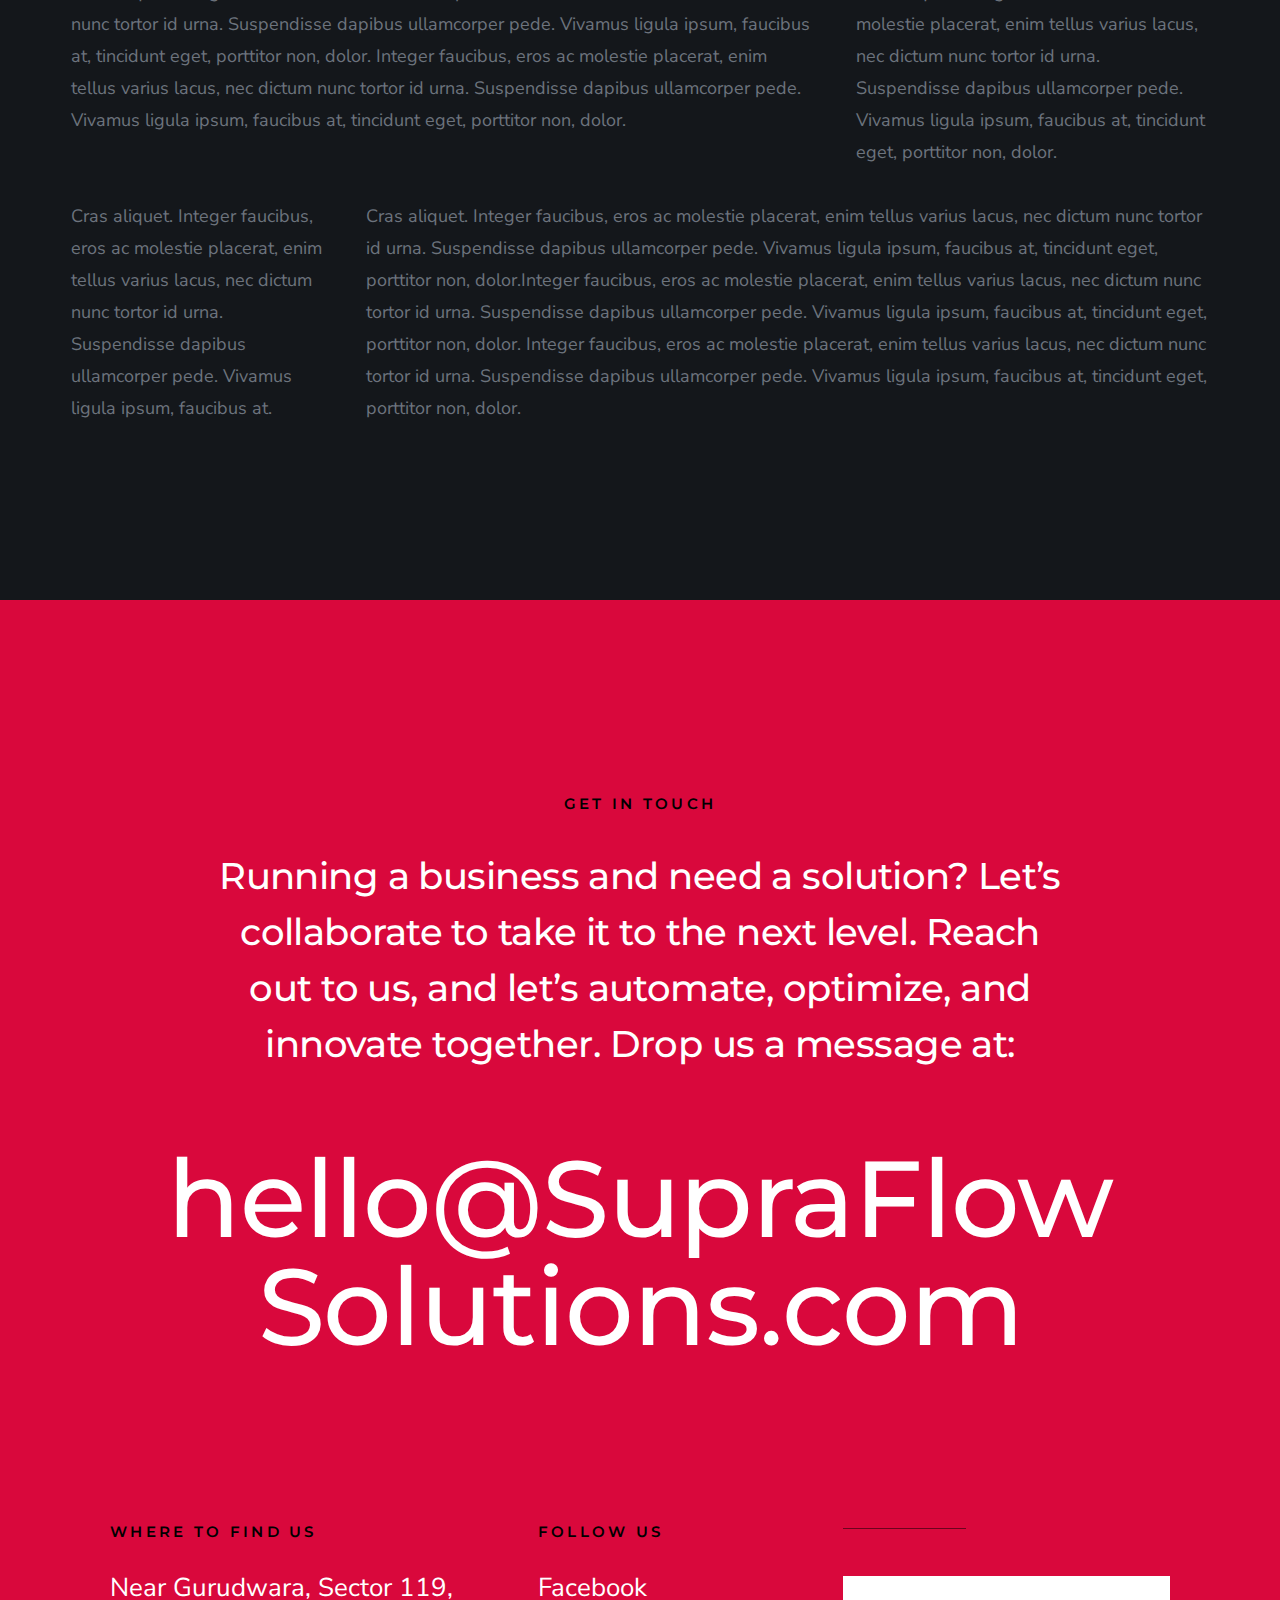
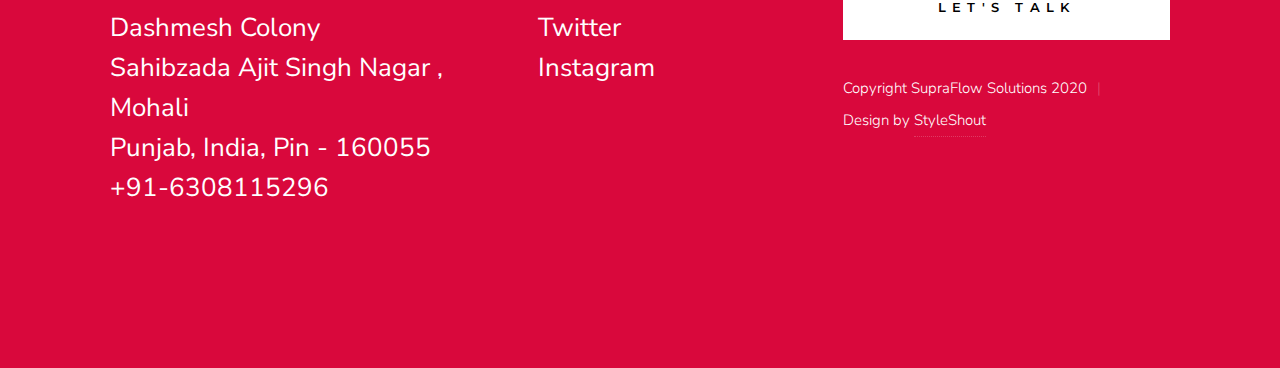
<file: styles.html>
<!DOCTYPE html>
<html class="no-js" lang="en">
<head>

    <!--- basic page needs
    ================================================== -->
    <meta charset="utf-8">
    <title>SupraFlow Solutions - Styles</title>
    <meta name="description" content="">
    <meta name="author" content="">

    <!-- mobile specific metas
    ================================================== -->
    <meta name="viewport" content="width=device-width, initial-scale=1">

    <!-- CSS
    ================================================== -->
    <link rel="stylesheet" href="css/styles.css">
    <link rel="stylesheet" href="css/vendor.css">

    <style type="text/css" media="screen">
        .s-styles { 
            background-color: var(--color-bg);
            padding-top: calc(6.5 * var(--space));
            padding-bottom: calc(4.5 * var(--space));
            position: relative;
        }
        .s-styles .intro h1 {
            margin-top: 0;
        }
    </style>

    <!-- script
    ================================================== -->
    <script src="js/modernizr.js"></script>
    <script defer src="js/fontawesome/all.min.js"></script>

    <!-- favicons
    ================================================== -->
    <link rel="apple-touch-icon" sizes="180x180" href="apple-touch-icon.png">
    <link rel="icon" type="image/png" sizes="32x32" href="favicon-32x32.png">
    <link rel="icon" type="image/png" sizes="16x16" href="favicon-16x16.png">
    <link rel="manifest" href="site.webmanifest">

</head>

<body id="top">


    <!-- preloader
    ================================================== -->
    <div id="preloader">
        <div id="loader" class="dots-fade">
            <div></div>
            <div></div>
            <div></div>
        </div>
    </div>


    <!-- header
    ================================================== -->
    <header class="s-header">

        <div class="s-header__logo">
            <a href="index.html">
                <img src="images/logo.svg" alt="Homepage">
            </a>
        </div>

        <div class="s-header__content">
    
            <nav class="s-header__nav-wrap">
                <ul class="s-header__nav">
                    <li><a href="index.html#hero" title="Intro">Home</a></li>
                    <li><a href="index.html#about" title="About">About</a></li>
                    <li><a href="index.html#services" title="Services">Services</a></li>
                    <li><a href="index.html#portfolio" title="Works">Works</a></li>
                </ul>
            </nav> <!-- end s-header__nav-wrap -->

            <a href="mailto:#0" class="btn btn--primary btn--small">
                <svg xmlns="http://www.w3.org/2000/svg" width="24" height="24" viewBox="0 0 24 24"><path d="M24 0l-6 22-8.129-7.239 7.802-8.234-10.458 7.227-7.215-1.754 24-12zm-15 16.668v7.332l3.258-4.431-3.258-2.901z"/></svg>
                Get In Touch
            </a>

        </div> <!-- end header-content -->

        <a class="s-header__menu-toggle" href="#0"><span>Menu</span></a>

    </header> <!-- end s-header -->


    <!-- hero
    ================================================== -->
    <section id="hero" class="s-hero target-section">

        <div class="s-hero__bg">
            <div class="gradient-overlay"></div>
        </div>

        <div class="row s-hero__content">
            <div class="column">

                <h1>Hello.</h1>
                <div class="s-hero__content-about">

                    <p>
                    We are SupraFlow Solutions. We love <br>
                    building great brands <br>
                    & digital experiences.
                    </p>
    
                    <footer>
                        <div class="s-hero__content-social">
                            <a href="#0"><i class="fab fa-facebook-f" aria-hidden="true"></i></a>
                            <a href="#0"><i class="fab fa-twitter" aria-hidden="true"></i></a>
                            <a href="#0"><i class="fab fa-instagram" aria-hidden="true"></i></a>
                            <a href="#0"><i class="fab fa-dribbble" aria-hidden="true"></i></a>
                        </div>
                    </footer>
                </div>

            </div>
        </div>

        <div class="s-hero__video">
            <a class="s-hero__video-link" href="https://player.vimeo.com/video/117310401?color=01aef0&amp;title=0&amp;byline=0&amp;portrait=0" data-lity="">
                <svg xmlns="http://www.w3.org/2000/svg" width="24" height="24" viewBox="0 0 24 24"><path d="M21 12l-18 12v-24z"/></svg>
                <span class="s-hero__video-text">Play Video</span>
            </a>
        </div>

        <div class="s-hero__scroll">
            <a href="#styles" class="s-hero__scroll-link smoothscroll">
                Scroll Down
            </a>
        </div>

    </section> <!-- end s-hero -->


    <!-- s-styles
    ================================================== -->
    <section id="styles" class="s-styles">

        <div class="row">

            <div class="column large-12 intro">

                <h1>Style Guide.</h1>

                <p class="lead">Lorem ipsum Officia elit ad tempor dolore est ex incididunt incididunt occaecat culpa deserunt 
                sunt labore in cillum ullamco magna in Excepteur consequat in reprehenderit proident mollit incididunt officia commodo.
                Duis ea officia sed dolor pariatur enim dolore dolore quis incididunt nulla exercitation commodo veniam et ea incididunt.
                </p>

                <hr class="fancy">
            </div>

        </div> <!-- end row -->

        <div class="row">

            <div class="column large-6 tab-12">

                <h3>Paragraph and Image</h3>

                <p><a href="#"><img width="120" height="120" class="h-pull-left" alt="sample-image" src="images/sample-image.jpg"></a>
                Lorem ipsum dolor sit amet, consectetuer adipiscing elit. Donec libero. Suspendisse bibendum.Cras id urna. Morbi 
                tincidunt, orci ac convallis aliquam, lectus turpis varius lorem, eu posuere nunc justo tempus leo. Donec mattis, 
                purus nec placerat bibendum, dui pede condimentum odio, ac blandit ante orci ut diam. Cras fringilla magna. 
                Phasellus suscipit, leo a pharetra condimentum, lorem tellus eleifend magna, eget fringilla velit magna id 
                neque posuere nunc justo tempus leo. </p>

                <p>
                Lorem ipsum dolor sit amet, consectetuer adipiscing elit. Donec libero. Suspendisse bibendum. Cras id urna. 
                Morbi tincidunt, orci ac convallis aliquam, lectus turpis varius lorem, eu posuere nunc justo tempus leo. 
                Donec mattis, purus nec placerat bibendum, dui pede condimentumodio, ac blandit ante orci ut diam.	
                </p>

                <p>A <a href="#">link</a>,
                <abbr title="this really isn't a very good description">abbrebation</abbr>,
                <strong>strong text</strong>,
                <em>em text</em>,
                <del>deleted text</del>, and
                <mark>this is a mark text.</mark>
                <code>.code</code>
                </p>

            </div>

            <div class="column large-6 tab-12">

                <h3>Drop Caps</h3>

                <p class="drop-cap">Far far away, behind the word mountains, far from the countries Vokalia and Consonantia,
                there live the blind texts. Separated they live in Bookmarksgrove right at the coast of the
                Semantics, a large language ocean. A small river named Duden flows by their place and supplies it with the 
                necessary regelialia. Morbi tincidunt, orci ac convallis aliquam, lectus turpis varius lorem, 
                euposuere nunc justo tempus leo. Donec mattis, purus nec placerat bibendum, dui pede condimentum odio, 
                ac blandit ante orci ut diam. Cras fringilla magna. Phasellus suscipit, leo a pharetra condimentum, 
                lorem tellus eleifend magna, eget fringilla velit magna id neque.
                </p>

                <h3>Small Print</h3>

                <p><small>Lorem ipsum dolor sit amet, consectetuer adipiscing elit. Donec libero.</small></p>

            </div>

        </div> <!-- end row -->

        <div class="row">

            <div class="column large-6 tab-12">

                <h3 class="h-add-bottom">Pull Quotes</h3>

                <p>
                Perspiciatis nemo unde et nobis modi consequatur officia amet. Ut enim 
                tenetur provident maiores. Perspiciatis asperiores incidunt sequi 
                quisquam. Enim aut. 
                </p>

                <figure class="pull-quote">
                    <blockquote>
                        <p>
                        When you look in the eyes of grace, when you meet grace, 
                        when you embrace grace, when you see the nail prints in 
                        grace’s hands and the fire in his eyes, when you feel his 
                        relentless love for you - it will not motivate you to sin. 
                        It will motivate you to righteousness.
                        </p>

                        <footer>
                            <cite>Judah Smith</cite>
                        </footer>
                    </blockquote>
                </figure>

            </div>

            <div class="column large-6 tab-12">

                <h3 class="h-add-bottom">Block Quotes</h3>

                <blockquote cite="http://where-i-got-my-info-from.com">
                    <p>
                    For God so loved the world, that he gave his only Son, that whoever believes in 
                    him should not perish but have eternal life. For God did not send his Son into 
                    the world to condemn the world, but in order that the world might be 
                    saved through him.
                    </p>

                    <footer>
                        <cite>
                            <a href="#0">John 3:16-17 ESV</a>
                        </cite>
                    </footer>

                </blockquote>

                <blockquote>
                    <p>There is a God-shaped vacuum in the heart of each man which cannot be satisfied 
                    by any created thing but only by God the Creator.</p>

                    <footer>
                        <cite>Blaise Pascal</cite>
                    </footer>

                </blockquote>

            </div>

        </div> <!-- end row -->

        <div class="row h-add-half-bottom">

            <div class="column large-6 tab-12">

                <h3>Example Lists</h3>

                <ol>
                    <li>Here is an example</li>
                    <li>of an ordered list.</li>
                    <li>A parent list item.
                        <ul>
                            <li>one</li>
                            <li>two</li>
                            <li>three</li>
                        </ul>
                        </li>
                        <li>A list item.</li>
                    </ol>

                <ul class="disc">
                    <li>Here is an example</li>
                    <li>of an unordered list.</li>
                </ul>

                <h3>Definition Lists</h3>

                <h5>a) Multi-line Definitions (default) </h5>

                <dl class="dictionary-style">
                    <dt><strong>This is a term</strong></dt>
                        <dd>this is the definition of that term, which both live in a <code>dl</code>.</dd>
                    <dt><strong>Another Term</strong></dt>
                        <dd>And it gets a definition too, which is this line</dd>
                        <dd>This is a 2<sup>nd</sup> definition for a single term. A <code>dt</code> may be followed by multiple <code>dd</code>s.</dd>
                </dl>

                <h3 class="h-add-bottom">Skill Bars</h3>

                <ul class="skill-bars">
                    <li>
                    <div class="progress percent90"><span>90%</span></div>
                    <strong>HTML</strong>
                    </li>
                    <li>
                    <div class="progress percent85"><span>85%</span></div>
                    <strong>CSS</strong>
                    </li>
                    <li>
                    <div class="progress percent70"><span>70%</span></div>
                    <strong>Javascript</strong>
                    </li>
                    <li>
                    <div class="progress percent95"><span>95%</span></div>
                    <strong>PHP</strong>
                    </li>
                    <li>
                    <div class="progress percent75"><span>75%</span></div>
                    <strong>Wordpress</strong>
                    </li>
                    <li>
                    <div class="progress percent90"><span>90%</span></div>
                    <strong>Node JS</strong>
                    </li>
                </ul>

            </div>

            <div class="column large-6 tab-12">

                <h3 class="h-add-bottom">Buttons</h3>

                <p>
                    <a class="btn btn--primary h-full-width" href="#0">Primary Button</a>
                    <a class="btn h-full-width" href="#0">Default Button</a>
                    <a class="btn btn--stroke h-full-width" href="#0">Stroke Button</a>
                </p>

                <h3>Stats Tabs</h3>

                <ul class="stats-tabs">
                    <li><a href="#0">1,234 <em>Peter</em></a></li>
                    <li><a href="#0">567 <em>James</em></a></li>
                    <li><a href="#0">23,456 <em>John</em></a></li>
                    <li><a href="#0">3,456 <em>Andrew</em></a></li>
                    <li><a href="#0">456 <em>Philip</em></a></li>
                    <li><a href="#0">26 <em>Matthew</em></a></li>
                </ul>

                <h3 class="h-add-bottom">Code</h3>
<pre><code>
    code {
    font-size: 1.4rem;
    margin: 0 .2rem;
    padding: .2rem .6rem;
    white-space: nowrap;
    background: #F1F1F1;
    border: 1px solid #E1E1E1;	
    border-radius: 3px;
    }
</code></pre>

            </div>

        </div> <!-- end row -->

        <div class="row h-add-half-bottom">

            <div class="column large-6 tab-12">
                    
                <h1>H1 Heading</h1>
                <p>Doloremque dolor voluptas est sequi omnis. Pariatur ut aut. Sed enim tempora qui veniam qui cum vel. 
                Voluptas odit at vitae minima. In assumenda ut. Voluptatem totam impedit accusantium reiciendis excepturi aut qui accusamus praesentium.</p>

                <h2>H2 Heading</h2>
                <p>Doloremque dolor voluptas est sequi omnis. Pariatur ut aut. Sed enim tempora qui veniam qui cum vel. 
                Voluptas odit at vitae minima. In assumenda ut. Voluptatem totam impedit accusantium reiciendis excepturi aut qui accusamus praesentium.</p>

                <h3>H3 Heading</h3>
                <p>Doloremque dolor voluptas est sequi omnis. Pariatur ut aut. Sed enim tempora qui veniam qui cum vel. 
                Voluptas odit at vitae minima. In assumenda ut. Voluptatem totam impedit accusantium reiciendis excepturi aut qui accusamus praesentium.</p>

                
            </div>

            <div class="column large-6 tab-12">
                <h4>H4 Heading</h4>
                <p>Doloremque dolor voluptas est sequi omnis. Pariatur ut aut. Sed enim tempora qui veniam qui cum vel. 
                Voluptas odit at vitae minima. In assumenda ut. Voluptatem totam impedit accusantium reiciendis excepturi aut qui accusamus praesentium.</p>

                <h5>H5 Heading</h5>
                <p>Doloremque dolor voluptas est sequi omnis. Pariatur ut aut. Sed enim tempora qui veniam qui cum vel. 
                Voluptas odit at vitae minima. In assumenda ut. Voluptatem totam impedit accusantium reiciendis excepturi aut qui accusamus praesentium.</p>

                <h6>H6 Heading</h6>
                <p>Doloremque dolor voluptas est sequi omnis. Pariatur ut aut. Sed enim tempora qui veniam qui cum vel. 
                Voluptas odit at vitae minima. In assumenda ut. Voluptatem totam impedit accusantium reiciendis excepturi aut qui accusamus praesentium.</p>
    
                
            </div>

        </div> <!-- end row -->

        <div class="row h-add-half-bottom">

            <div class="column large-6 tab-12">

                <h3 class="h-add-bottom">Responsive Image</h3>

                <figure>
                    <img src="images/wheel-500.jpg" 
                    srcset="images/wheel-1000.jpg 1000w, 
                    images/wheel-500.jpg 500w" 
                    sizes="(max-width: 1000px) 100vw, 1000px" alt="">

                    <figcaption>
                        Here is some random picture.
                    </figcaption>
                </figure>

            </div>

            <div class="column large-6 tab-12">

                <h3 class="h-add-bottom">Responsive video</h3>

                <div class="video-container">
                <iframe src="https://player.vimeo.com/video/14592941?color=00a650&title=0&byline=0&portrait=0" width="500" height="281" frameborder="0" webkitallowfullscreen mozallowfullscreen allowfullscreen></iframe> 
                </div>

            </div>
            
        </div> <!-- end row -->

        <div class="row h-add-bottom">

            <div class="column large-12">

                <h3>Tables</h3>
                <p>Be sure to use properly formed table markup with <code>&lt;thead&gt;</code> and <code>&lt;tbody&gt;</code> when building a <code>table</code>.</p>

                <div class="table-responsive">

                    <table>
                            <thead>
                            <tr>
                                <th>Name</th>
                                <th>Age</th>
                                <th>Sex</th>
                                <th>Location</th>
                            </tr>
                            </thead>
                            <tbody>
                            <tr>
                                <td>William J. Seymour</td>
                                <td>34</td>
                                <td>Male</td>
                                <td>Azusa Street</td>
                            </tr>
                            <tr>
                                <td>Jennie Evans Moore</td>
                                <td>30</td>
                                <td>Female</td>
                                <td>Azusa Street</td>
                            </tr>
                            </tbody>
                    </table>

                </div>

            </div>
            
        </div> <!-- end row -->


        <div class="row">

            <div class="column large-6 tab-12">

                <h3 class="h-add-bottom">Form Styles</h3>

                <form>
                    <div>
                        <label for="sampleInput">Your email</label>
                        <input class="h-full-width" type="email" placeholder="test@mailbox.com" id="sampleInput">
                    </div>
                    <div>
                        <label for="sampleRecipientInput">Reason for contacting</label>
                        <div class="ss-custom-select">
                            <select class="h-full-width" id="sampleRecipientInput">
                                <option value="Option 1">Questions</option>
                                <option value="Option 2">Report</option>
                                <option value="Option 3">Others</option>
                            </select>
                        </div>
                    </div>
                    
                    <label for="exampleMessage">Message</label>
                    <textarea class="h-full-width" placeholder="Your message" id="exampleMessage"></textarea>

                    <label class="h-add-bottom">
                        <input type="checkbox">
                        <span class="label-text">Send a copy to yourself</span>
                    </label>
                
                    <input class="btn--primary h-full-width" type="submit" value="Submit">
                </form>

            </div>

            <div class="column large-6 tab-12">

                <h3>Alert Boxes</h3>

                <br>
                
                <div class="alert-box alert-box--error hideit">
                    <p>Error Message. Your Message Goes Here.</p>
                    <i class="fa fa-times alert-box__close" aria-hidden="true"></i>
                </div><!-- end error -->
                        
                <div class="alert-box alert-box--success hideit">
                    <p>Success Message. Your Message Goes Here.</p>
                    <i class="fa fa-times alert-box__close" aria-hidden="true"></i>
                </div><!-- end success -->
                        
                <div class="alert-box alert-box--info hideit">
                    <p>Info Message. Your Message Goes Here.</p>
                    <i class="fa fa-times alert-box__close" aria-hidden="true"></i>
                </div><!-- end info -->
                        
                <div class="alert-box alert-box--notice hideit">
                    <p>Notice Message. Your Message Goes Here.</p>
                    <i class="fa fa-times alert-box__close" aria-hidden="true"></i>
                </div><!-- end notice -->
            
            </div>

        </div> <!-- end row -->

        <div class="row">

            <div class="large-12 column">
               <h3 class="h-add-bottom">Grid Columns Samples</h3>
            </div>
   
        </div> <!-- Row End-->


        <div class="row">
   
            <div class="large-4 mob-12 column">
                <p>
                Cras aliquet. Integer faucibus, eros ac molestie placerat, enim tellus varius lacus,
                nec dictum nunc tortor id urna. Suspendisse dapibus ullamcorper pede. Vivamus ligula ipsum,
                faucibus at, tincidunt eget, porttitor non, dolor. 
                </p>
             </div>
   
            <div class="large-4 mob-12 column">
                <p>
                Cras aliquet. Integer faucibus, eros ac molestie placerat, enim tellus varius lacus,
                nec dictum nunc tortor id urna. Suspendisse dapibus ullamcorper pede. Vivamus ligula ipsum,
                faucibus at, tincidunt eget, porttitor non, dolor. 
                </p>
            </div>
   
            <div class="large-4 mob-12 column">
                <p>
                Cras aliquet. Integer faucibus, eros ac molestie placerat, enim tellus varius lacus,
                nec dictum nunc tortor id urna. Suspendisse dapibus ullamcorper pede. Vivamus ligula ipsum,
                faucibus at, tincidunt eget, porttitor non, dolor. 
                </p>
            </div>
   
        </div>
   
        <div class="row">
   
            <div class="large-3 tab-6 mob-12 column">
                <p>
                Cras aliquet. Integer faucibus, eros ac molestie placerat, enim tellus varius lacus,
                nec dictum nunc tortor id urna. Suspendisse dapibus ullamcorper pede. Vivamus ligula ipsum,
                faucibus at, tincidunt eget, porttitor non, dolor. 
                </p>
            </div>
   
            <div class="large-3 tab-6 mob-12 column">
                <p>
                Cras aliquet. Integer faucibus, eros ac molestie placerat, enim tellus varius lacus,
                nec dictum nunc tortor id urna. Suspendisse dapibus ullamcorper pede. Vivamus ligula ipsum,
                faucibus at, tincidunt eget, porttitor non, dolor. 
                </p>
            </div>
   
            <div class="large-3 tab-6 mob-12 column">
                <p>
                Cras aliquet. Integer faucibus, eros ac molestie placerat, enim tellus varius lacus,
                nec dictum nunc tortor id urna. Suspendisse dapibus ullamcorper pede. Vivamus ligula ipsum,
                faucibus at, tincidunt eget, porttitor non, dolor. 
                </p>
            </div>
   
            <div class="large-3 tab-6 mob-12 column">
                <p>
                Cras aliquet. Integer faucibus, eros ac molestie placerat, enim tellus varius lacus,
                nec dictum nunc tortor id urna. Suspendisse dapibus ullamcorper pede. Vivamus ligula ipsum,
                faucibus at, tincidunt eget, porttitor non, dolor. 
                </p>
            </div>
   
        </div>
   
        <div class="row">
   
            <div class="large-6 mob-12 column">
                <p>
                Cras aliquet. Integer faucibus, eros ac molestie placerat, enim tellus varius lacus,
                nec dictum nunc tortor id urna. Suspendisse dapibus ullamcorper pede. Vivamus ligula ipsum,
                faucibus at, tincidunt eget, porttitor non, dolor. 
                </p>
            </div>
   
            <div class="large-6 mob-12 column">
                <p>
                Cras aliquet. Integer faucibus, eros ac molestie placerat, enim tellus varius lacus,
                nec dictum nunc tortor id urna. Suspendisse dapibus ullamcorper pede. Vivamus ligula ipsum,
                faucibus at, tincidunt eget, porttitor non, dolor. 
                </p>
            </div>
   
        </div>
   
        <div class="row">
   
            <div class="large-8 tab-7 mob-12 column">
                <p>
                Cras aliquet. Integer faucibus, eros ac molestie placerat, enim tellus varius lacus,
                nec dictum nunc tortor id urna. Suspendisse dapibus ullamcorper pede. Vivamus ligula ipsum,
                faucibus at, tincidunt eget, porttitor non, dolor. Integer faucibus, eros ac molestie placerat, enim tellus varius lacus,
                nec dictum nunc tortor id urna. Suspendisse dapibus ullamcorper pede. Vivamus ligula ipsum,
                faucibus at, tincidunt eget, porttitor non, dolor.
                </p>
            </div>
   
            <div class="large-4 tab-5 mob-12 column">
                <p>
                Cras aliquet. Integer faucibus, eros ac molestie placerat, enim tellus varius lacus,
                nec dictum nunc tortor id urna. Suspendisse dapibus ullamcorper pede. Vivamus ligula ipsum,
                faucibus at, tincidunt eget, porttitor non, dolor. 
                </p>
            </div>
   
         </div>
   
         <div class="row">
   
            <div class="large-3 tab-5 mob-12 column">
                <p>
                Cras aliquet. Integer faucibus, eros ac molestie placerat, enim tellus varius lacus,
                nec dictum nunc tortor id urna. Suspendisse dapibus ullamcorper pede. Vivamus ligula ipsum,
                faucibus at. 
                </p>
             </div>
   
            <div class="large-9 tab-7 mob-12 column">
                <p>
                Cras aliquet. Integer faucibus, eros ac molestie placerat, enim tellus varius lacus,
                nec dictum nunc tortor id urna. Suspendisse dapibus ullamcorper pede. Vivamus ligula ipsum,
                faucibus at, tincidunt eget, porttitor non, dolor.Integer faucibus, eros ac molestie placerat, enim tellus varius lacus,
                nec dictum nunc tortor id urna. Suspendisse dapibus ullamcorper pede. Vivamus ligula ipsum,
                faucibus at, tincidunt eget, porttitor non, dolor. Integer faucibus, eros ac molestie placerat, enim tellus varius lacus,
                nec dictum nunc tortor id urna. Suspendisse dapibus ullamcorper pede. Vivamus ligula ipsum,
                faucibus at, tincidunt eget, porttitor non, dolor.
                </p>
             </div>
   
         </div> 

    </section> <!-- end s-styles -->


    <!-- contact
    ================================================== -->
    <section class="s-contact">

        <div class="row narrower s-contact__top h-text-center">
            <div class="column">
                <h3 class="h6">Get In Touch</h3>
                <h1 class="display-1">
               Running a business and need a solution? Let’s collaborate to take it to the next level. Reach out to us, and let’s automate, optimize, and innovate together. Drop us a message at:
                </h1>
            </div>
        </div> <!-- s-footer__top -->

        <div class="row h-text-center">
            <div class="column">
                <p class="s-contact__email">
                    <a href="mailto:#0">hello@SupraFlow Solutions.com</a>
                </p>
            </div>
        </div>

    </section>  <!-- end s-contact -->


    <!-- footer
    ================================================== -->
    <footer class="s-footer">
        <div class="row row-y-top">

            <div class="column large-8 medium-12">
                <div class="row">
                    <div class="column large-7 tab-12 s-footer__block">
                        <h4 class="h6">Where to Find Us</h4>
        
                        <p>
                        Near Gurudwara, Sector 119, Dashmesh Colony <br>
                        Sahibzada Ajit Singh Nagar , Mohali <br>
                        Punjab, India, Pin - 160055<br>






                        <a href="tel:+916308115296">+91-6308115296</a>


                       



                        </p>
                    </div>
        
                    <div class="column large-5 tab-12 s-footer__block">
                        <h4 class="h6">Follow Us</h4 class="h6">
        
                        <ul class="s-footer__list">
                            <li><a href="#0">Facebook</a></li>
                            <li><a href="#0">Twitter</a></li>
                            <li><a href="#0">Instagram</a></li>
                           
                        </ul>
                    </div>
                </div>
            </div>

            <div class="column large-4 medium-12 s-footer__block--end">
                <a href="mailto:#0" class="btn h-full-width">Let's Talk</a>

                <div class="ss-copyright">
                    <span>Copyright SupraFlow Solutions 2020</span> 
                    <span>Design by <a href="https://www.styleshout.com/">StyleShout</a></span>
                </div>
            </div>

            <div class="ss-go-top">
                <a class="smoothscroll" title="Back to Top" href="#top">
                    top
                </a>
            </div> <!-- end ss-go-top -->

        </div>
    </footer>


    <!-- Java Script
    ================================================== -->
    <script src="js/jquery-3.2.1.min.js"></script>
    <script src="js/plugins.js"></script>
    <script src="js/main.js"></script>

</body>

</html>
</file>
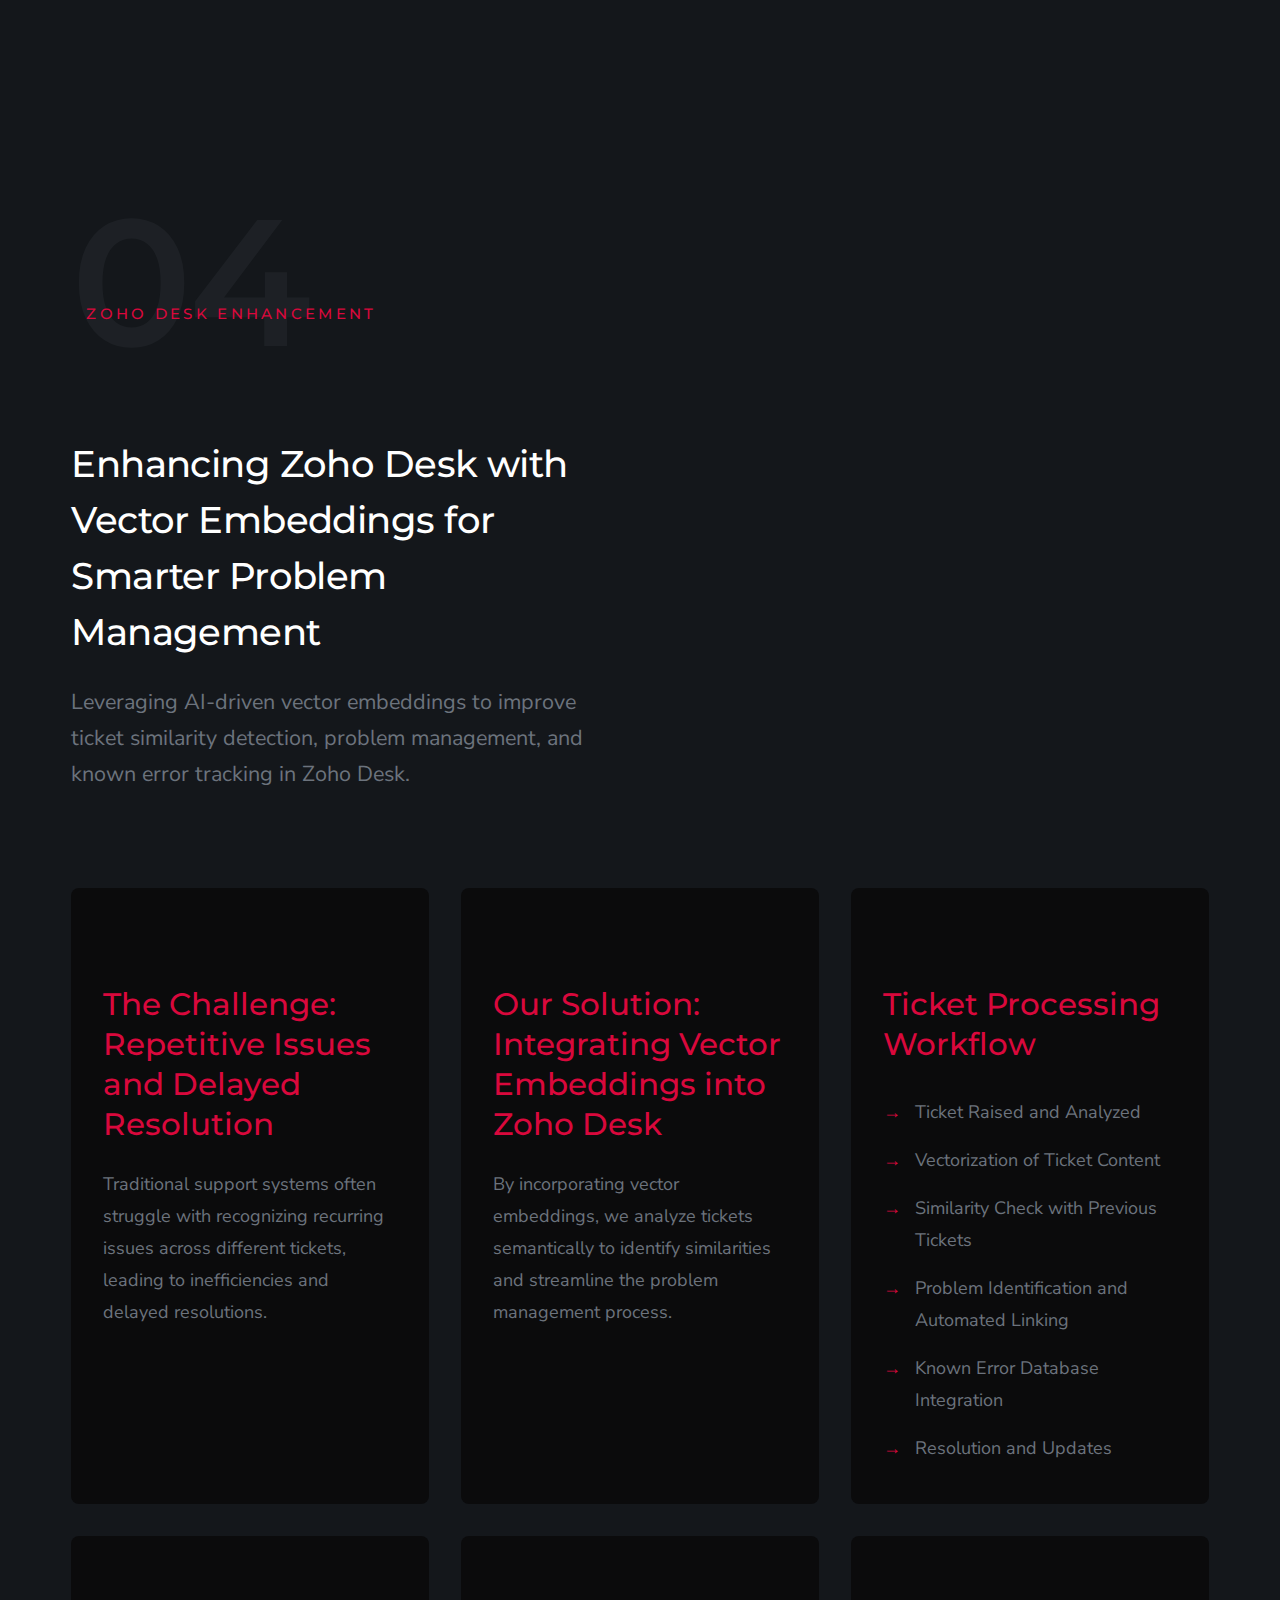
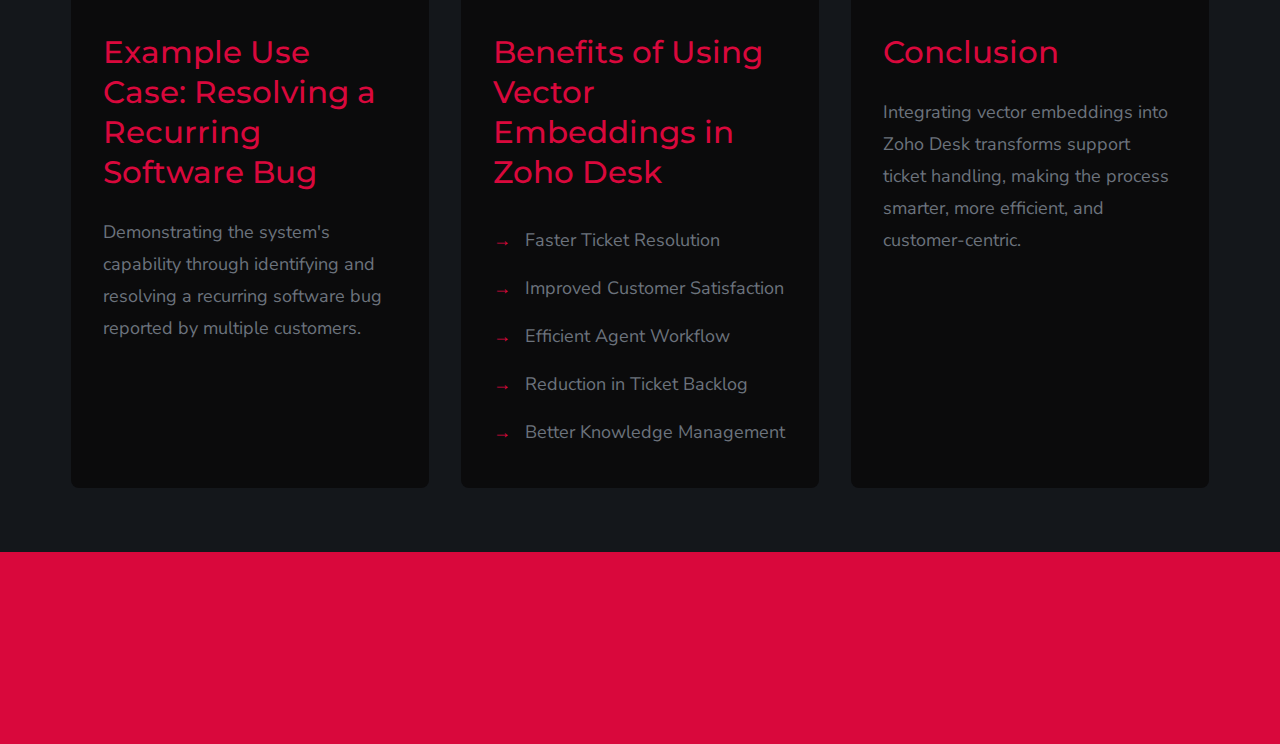
<file: zoho-desk-vector-embeddings.html>
<!DOCTYPE html>
<html lang="en">
<head>
    <meta charset="utf-8">
    <title>Enhancing Zoho Desk with Vector Embeddings - Supraflow Solutions</title>
    <meta name="description" content="Enhancing Zoho Desk with Vector Embeddings for Smarter Problem Management">
    <meta name="viewport" content="width=device-width, initial-scale=1">
    <link rel="stylesheet" href="css/styles.css">
</head>
<body id="top">
    <!-- Header -->
    <header class="s-header">
        <!-- Include your header content here -->
    </header>

    <!-- Main Content Section -->
    <section class="s-services s-zoho-desk">
        <div class="row">
            <div class="column large-12">
                <div class="section-title" data-num="04" data-aos="fade-up">
                    <h3 class="h6">Zoho Desk Enhancement</h3>
                </div>
            </div>

            <div class="column large-6 w-900-stack">
                <h1 class="display-1" data-aos="fade-up">
                    Enhancing Zoho Desk with Vector Embeddings for Smarter Problem Management
                </h1>
                <p class="lead" data-aos="fade-up">
                    Leveraging AI-driven vector embeddings to improve ticket similarity detection, problem management, and known error tracking in Zoho Desk.
                </p>
            </div>

            <div class="column large-12">
                <div class="features-grid">
                    <!-- Feature 1: The Challenge -->
                    <div class="feature-card" data-aos="fade-up">
                        <h3>The Challenge: Repetitive Issues and Delayed Resolution</h3>
                        <p>
                            Traditional support systems often struggle with recognizing recurring issues across different tickets, leading to inefficiencies and delayed resolutions.
                        </p>
                    </div>

                    <!-- Feature 2: Our Solution -->
                    <div class="feature-card" data-aos="fade-up">
                        <h3>Our Solution: Integrating Vector Embeddings into Zoho Desk</h3>
                        <p>
                            By incorporating vector embeddings, we analyze tickets semantically to identify similarities and streamline the problem management process.
                        </p>
                    </div>

                    <!-- Feature 3: Ticket Processing Workflow -->
                    <div class="feature-card" data-aos="fade-up">
                        <h3>Ticket Processing Workflow</h3>
                        <ul class="feature-list">
                            <li>Ticket Raised and Analyzed</li>
                            <li>Vectorization of Ticket Content</li>
                            <li>Similarity Check with Previous Tickets</li>
                            <li>Problem Identification and Automated Linking</li>
                            <li>Known Error Database Integration</li>
                            <li>Resolution and Updates</li>
                        </ul>
                    </div>

                    <!-- Feature 4: Example Use Case -->
                    <div class="feature-card" data-aos="fade-up">
                        <h3>Example Use Case: Resolving a Recurring Software Bug</h3>
                        <p>
                            Demonstrating the system's capability through identifying and resolving a recurring software bug reported by multiple customers.
                        </p>
                    </div>

                    <!-- Feature 5: Benefits -->
                    <div class="feature-card" data-aos="fade-up">
                        <h3>Benefits of Using Vector Embeddings in Zoho Desk</h3>
                        <ul class="feature-list">
                            <li>Faster Ticket Resolution</li>
                            <li>Improved Customer Satisfaction</li>
                            <li>Efficient Agent Workflow</li>
                            <li>Reduction in Ticket Backlog</li>
                            <li>Better Knowledge Management</li>
                        </ul>
                    </div>

                    <!-- Feature 6: Conclusion -->
                    <div class="feature-card" data-aos="fade-up">
                        <h3>Conclusion</h3>
                        <p>
                            Integrating vector embeddings into Zoho Desk transforms support ticket handling, making the process smarter, more efficient, and customer-centric.
                        </p>
                    </div>
                </div>
            </div>
        </div>
    </section>

    <!-- Footer -->
    <footer class="s-footer">
        <!-- Include your footer content here -->
    </footer>
</body>
</html>
</file>
<file: css/styles.css>
/* =================================================================== 
 * SupraFlow Solutions Main Stylesheet
 * Template Ver. 1.0.0
 * 03-19-2020
 * ------------------------------------------------------------------
 *
 * TOC:
 * # settings and variables
 *      ## fonts
 *      ## colors
 *      ## vertical spacing and typescale
 *      ## grid variables
 * # normalize
 * # basic/base setup styles
 *      ## media
 *      ## typography resets
 *      ## links
 *      ## inputs
 * # Grid v3.0.0
 *      ## medium screen devices
 *      ## tablets
 *      ## mobile devices
 *      ## small mobile devices <= 400px
 * # block grids
 *      ## block grids - medium screen devices
 *      ## block grids - tablets
 *      ## block grids - mobile devices
 *      ## block grids - small mobile devices <= 400px
 * # MISC
 * # custom grid, block grid STACK breakpoints 
 * # base style overrides
 *      ## links
 * # typography & general theme styles
 *      ## lists
 *      ## responsive video container
 *      ## floated image
 *      ## tables
 *      ## spacing
 * # preloader
 * # forms 
 *      ## style placeholder text
 *      ## change autocomplete styles in Chrome
 * # buttons
 * # additional components
 *      ## additional typo styles
 *      ## skillbars
 *      ## alert box
 * # common and reusable styles
 *      ## item list 
 *      ## slick slider 
 * # site header
 *      ## header logo
 *      ## main navigation
 *      ## mobile menu toggle
 *      ## header contact button
 * # hero
 *      ## hero content
 *      ## hero video
 *      ## hero scroll
 *      ## animate intro content
 *      ## animations
 * # about
 *      ## about photo
 *      ## about process
 * # services
 * # portfolio
 *      ## portfolio list
 * # clients
 *      ## clients slider
 *      ## testimonials
 * # contact
 * # footer
 *      ## footer block
 *      ## footer list
 *      ## copyright
 *      ## go top
 *
 * ------------------------------------------------------------------ */



/* ===================================================================
 * # settings and variables
 *
 * ------------------------------------------------------------------- */

/* ------------------------------------------------------------------- 
 * ## fonts
 * ------------------------------------------------------------------- */

@import url("https://fonts.googleapis.com/css?family=Montserrat:300,300i,400,400i,500,500i,600,600i,700,700i|Nunito+Sans:300,300i,400,400i,600,600i,700,700i&display=swap");

:root {
    --font-1: "Nunito Sans", sans-serif;
    --font-2: "Montserrat", sans-serif;

    /* monospace
     */
    --font-mono: Consolas, "Andale Mono", Courier, "Courier New", monospace;
}


/* ------------------------------------------------------------------- 
 * ## colors
 * ------------------------------------------------------------------- */
:root {

    /* color-1(#d9083c)
     * color-2(#eb5e55)
     * color-3(#f2d0a4)
     */
    --color-1: hsla(345, 93%, 44%, 1);
    --color-2: hsla(4, 79%, 63%, 1);
    --color-3: hsla(34, 75%, 80%, 1);

    /* theme color variations
     */
    --color-1-lighter: hsla(345, 93%, 64%, 1);
    --color-1-light  : hsla(345, 93%, 54%, 1);
    --color-1-dark   : hsla(345, 93%, 34%, 1);
    --color-1-darker : hsla(345, 93%, 24%, 1);
    --color-2-lighter: hsla(4, 79%, 83%, 1);
    --color-2-light  : hsla(4, 79%, 73%, 1);
    --color-2-dark   : hsla(4, 79%, 53%, 1);
    --color-2-darker : hsla(4, 79%, 43%, 1);

    /* feedback colors
     * color-error(#ffd1d2), color-success(#c8e675), 
     * color-info(#d7ecfb), color-notice(#fff099)
     */
    --color-error          : hsla(359, 100%, 91%, 1);
    --color-success        : hsla(76, 69%, 68%, 1);
    --color-info           : hsla(205, 82%, 91%, 1);
    --color-notice         : hsla(51, 100%, 80%, 1);
    --color-error-content  : hsla(359, 50%, 50%, 1);
    --color-success-content: hsla(76, 29%, 28%, 1);
    --color-info-content   : hsla(205, 32%, 31%, 1);
    --color-notice-content : hsla(51, 30%, 30%, 1);

    /* shades 
     * generated using 
     * Tint & Shade Generator 
     * (https://maketintsandshades.com/)
     */
    --color-black  : #000000;
    --color-gray-19: #0b0b0c;
    --color-gray-18: #161719;
    --color-gray-17: #202225;
    --color-gray-16: #2b2e32;
    --color-gray-15: #363a3f;
    --color-gray-14: #41454b;
    --color-gray-13: #4c5158;
    --color-gray-12: #565c64;
    --color-gray-11: #616871;
    --color-gray-10: #6c737d;
    --color-gray-9 : #7b818a;
    --color-gray-8 : #898f97;
    --color-gray-7 : #989da4;
    --color-gray-6 : #a7abb1;
    --color-gray-5 : #b6b9be;
    --color-gray-4 : #c4c7cb;
    --color-gray-3 : #d3d5d8;
    --color-gray-2 : #e2e3e5;
    --color-gray-1 : #f0f1f2;
    --color-white  : #ffffff;

    /* text
     */
    --color-text       : var(--color-gray-10);
    --color-text-dark  : var(--color-white);
    --color-text-light : var(--color-gray-12);
    --color-placeholder: var(--color-gray-11);

    /* buttons
     */
    --color-btn                   : var(--color-gray-15);
    --color-btn-text              : var(--color-white);
    --color-btn-hover             : var(--color-white);
    --color-btn-hover-text        : var(--color-black);
    --color-btn-primary           : var(--color-1);
    --color-btn-primary-text      : var(--color-white);
    --color-btn-primary-hover     : var(--color-white);
    --color-btn-primary-hover-text: var(--color-black);
    --color-btn-stroke            : var(--color-white);
    --color-btn-stroke-text       : var(--color-white);
    --color-btn-stroke-hover      : var(--color-white);
    --color-btn-stroke-hover-text : var(--color-black);

    /* others
     */
    --color-body  : var(--color-1);
    --color-bg    : #14171B;
    --color-border: var(--color-gray-17);
}


/* ------------------------------------------------------------------- 
 * ## vertical spacing and typescale
 * ------------------------------------------------------------------- */
:root {

    /* spacing
     * base font size: 18px 
     * vertical space unit : 32px
     */
    --base-size     : 62.5%;
    --base-font-size: 1.8rem;
    --space         : 3.2rem;

    /* vertical spacing 
     */
    --vspace-0_25: calc(0.25 * var(--space));
    --vspace-0_5 : calc(0.5 * var(--space));
    --vspace-0_75: calc(0.75 * var(--space));
    --vspace-1   : calc(var(--space));
    --vspace-1_25: calc(1.25 * var(--space));
    --vspace-1_5 : calc(1.5 * var(--space));
    --vspace-1_75: calc(1.75 * var(--space));
    --vspace-2   : calc(2 * var(--space));
    --vspace-2_5 : calc(2.5 * var(--space));
    --vspace-3   : calc(3 * var(--space));
    --vspace-3_5 : calc(3.5 * var(--space));
    --vspace-4   : calc(4 * var(--space));

    /* type scale
     * ratio 1:2 | base: 18px
     * -------------------------------------------------------
     *
     * --text-display-3 = (77.40px)
     * --text-display-2 = (64.50px)
     * --text-display-1 = (53.75px)
     * --text-xxxl      = (44.79px)
     * --text-xxl       = (37.32px)
     * --text-xl        = (31.10px)
     * --text-lg        = (25.92px)
     * --text-md        = (21.60px)
     * --text-size      = (18.00px) BASE
     * --text-sm        = (15.00px)
     * --text-xs        = (12.50px)
     *
     * -------------------------------------------------------
     */
    --text-scale-ratio: 1.2;
    --text-size       : var(--base-font-size);
    --text-xs         : calc((var(--text-size) / var(--text-scale-ratio)) / var(--text-scale-ratio));
    --text-sm         : calc(var(--text-xs) * var(--text-scale-ratio));
    --text-md         : calc(var(--text-sm) * var(--text-scale-ratio) * var(--text-scale-ratio));
    --text-lg         : calc(var(--text-md) * var(--text-scale-ratio));
    --text-xl         : calc(var(--text-lg) * var(--text-scale-ratio));
    --text-xxl        : calc(var(--text-xl) * var(--text-scale-ratio));
    --text-xxxl       : calc(var(--text-xxl) * var(--text-scale-ratio));
    --text-display-1  : calc(var(--text-xxxl) * var(--text-scale-ratio));
    --text-display-2  : calc(var(--text-display-1) * var(--text-scale-ratio));
    --text-display-3  : calc(var(--text-display-2) * var(--text-scale-ratio));

    /* default button height
     */
    --vspace-btn: var(--vspace-2);
}

/* on mobile devices below 480px
 */
@media screen and (max-width: 480px) {
    :root {
        --base-font-size: 1.6rem;
        --space         : 2.8rem;
    }
}


/* ------------------------------------------------------------------- 
 * ## grid variables
 * ------------------------------------------------------------------- */
:root {

    /* widths for rows and containers
     */
    --width-full    : 100%;
    --width-max     : 1200px;
    --width-wide    : 1400px;
    --width-wider   : 1600px;
    --width-widest  : 1800px;
    --width-narrow  : 1000px;
    --width-narrower: 900px;
    --width-grid-max: var(--width-max);

    /* gutters
     */
    --gutter-lg : 2rem;
    --gutter-md : 1.6rem;
    --gutter-mob: 1rem;
}



/* ==========================================================================
 * # normalize
 * normalize.css v8.0.1 | MIT License |
 * github.com/necolas/normalize.css
 *
 * -------------------------------------------------------------------------- */

/* ------------------------------------------------------------------- 
 * ## document
 * ------------------------------------------------------------------- */

/* 1. Correct the line height in all browsers.
 * 2. Prevent adjustments of font size after orientation changes in iOS.*/

html {
    line-height: 1.15;
    /* 1 */
    -webkit-text-size-adjust: 100%;
    /* 2 */
}

/* ------------------------------------------------------------------- 
 * ## sections
 * ------------------------------------------------------------------- */

/* Remove the margin in all browsers. */

body {
    margin: 0;
}

/* Render the `main` element consistently in IE. */

main {
    display: block;
}

/* Correct the font size and margin on `h1` elements within `section` and
 * `article` contexts in Chrome, Firefox, and Safari. */

h1 {
    font-size: 2em;
    margin: 0.67em 0;
}

/* ------------------------------------------------------------------- 
 * ## grouping
 * ------------------------------------------------------------------- */

/* 1. Add the correct box sizing in Firefox.
 * 2. Show the overflow in Edge and IE. */

hr {
    -webkit-box-sizing: content-box;
    box-sizing: content-box;
    /* 1 */
    height: 0;
    /* 1 */
    overflow: visible;
    /* 2 */
}

/* 1. Correct the inheritance and scaling of font size in all browsers.
 * 2. Correct the odd `em` font sizing in all browsers. */

pre {
    font-family: monospace, monospace;
    /* 1 */
    font-size: 1em;
    /* 2 */
}

/* ------------------------------------------------------------------- 
 * ## text-level semantics
 * ------------------------------------------------------------------- */

/* Remove the gray background on active links in IE 10. */

a {
    background-color: transparent;
}

/* 1. Remove the bottom border in Chrome 57-
 * 2. Add the correct text decoration in Chrome, Edge, IE, Opera, and Safari. */

abbr[title] {
    border-bottom: none;
    /* 1 */
    text-decoration: underline;
    /* 2 */
    -webkit-text-decoration: underline dotted;
    text-decoration: underline dotted;
    /* 2 */
}

/* Add the correct font weight in Chrome, Edge, and Safari. */

b, strong {
    font-weight: bolder;
}

/* 1. Correct the inheritance and scaling of font size in all browsers.
 * 2. Correct the odd `em` font sizing in all browsers. */

code, kbd, samp {
    font-family: monospace, monospace;
    /* 1 */
    font-size: 1em;
    /* 2 */
}

/* Add the correct font size in all browsers. */

small {
    font-size: 80%;
}

/* Prevent `sub` and `sup` elements from affecting the line height in
 * all browsers. */

sub, sup {
    font-size: 75%;
    line-height: 0;
    position: relative;
    vertical-align: baseline;
}

sub {
    bottom: -0.25em;
}

sup {
    top: -0.5em;
}

/* ------------------------------------------------------------------- 
 * ## embedded content
 * ------------------------------------------------------------------- */

/* Remove the border on images inside links in IE 10. */

img {
    border-style: none;
}

/* ------------------------------------------------------------------- 
 * ## forms
 * ------------------------------------------------------------------- */

/* 1. Change the font styles in all browsers.
 * 2. Remove the margin in Firefox and Safari. */

button, input, optgroup, select, textarea {
    font-family: inherit;
    /* 1 */
    font-size: 100%;
    /* 1 */
    line-height: 1.15;
    /* 1 */
    margin: 0;
    /* 2 */
}

/* Show the overflow in IE.
 * 1. Show the overflow in Edge. */

button, input {
    /* 1 */
    overflow: visible;
}

/* Remove the inheritance of text transform in Edge, Firefox, and IE.
 * 1. Remove the inheritance of text transform in Firefox. */

button, select {
    /* 1 */
    text-transform: none;
}

/* Correct the inability to style clickable types in iOS and Safari. */

button, [type="button"], [type="reset"], [type="submit"] {
    -webkit-appearance: button;
}

/* Remove the inner border and padding in Firefox. */

button::-moz-focus-inner, [type="button"]::-moz-focus-inner, [type="reset"]::-moz-focus-inner, [type="submit"]::-moz-focus-inner {
    border-style: none;
    padding: 0;
}

/* Restore the focus styles unset by the previous rule. */

button:-moz-focusring, [type="button"]:-moz-focusring, [type="reset"]:-moz-focusring, [type="submit"]:-moz-focusring {
    outline: 1px dotted ButtonText;
}

/* Correct the padding in Firefox. */

fieldset {
    padding: 0.35em 0.75em 0.625em;
}

/* 1. Correct the text wrapping in Edge and IE.
 * 2. Correct the color inheritance from `fieldset` elements in IE.
 * 3. Remove the padding so developers are not caught out when they zero out
 *    `fieldset` elements in all browsers. */

legend {
    -webkit-box-sizing: border-box;
    box-sizing: border-box;
    /* 1 */
    color: inherit;
    /* 2 */
    display: table;
    /* 1 */
    max-width: 100%;
    /* 1 */
    padding: 0;
    /* 3 */
    white-space: normal;
    /* 1 */
}

/* Add the correct vertical alignment in Chrome, Firefox, and Opera. */

progress {
    vertical-align: baseline;
}

/* Remove the default vertical scrollbar in IE 10+. */

textarea {
    overflow: auto;
}

/* 1. Add the correct box sizing in IE 10.
 * 2. Remove the padding in IE 10. */

[type="checkbox"], [type="radio"] {
    -webkit-box-sizing: border-box;
    box-sizing: border-box;
    /* 1 */
    padding: 0;
    /* 2 */
}

/* Correct the cursor style of increment and decrement buttons in Chrome. */

[type="number"]::-webkit-inner-spin-button, [type="number"]::-webkit-outer-spin-button {
    height: auto;
}

/* 1. Correct the odd appearance in Chrome and Safari.
 * 2. Correct the outline style in Safari. */

[type="search"] {
    -webkit-appearance: textfield;
    /* 1 */
    outline-offset: -2px;
    /* 2 */
}

/* Remove the inner padding in Chrome and Safari on macOS. */

[type="search"]::-webkit-search-decoration {
    -webkit-appearance: none;
}

/* 1. Correct the inability to style clickable types in iOS and Safari.
 * 2. Change font properties to `inherit` in Safari. */

::-webkit-file-upload-button {
    -webkit-appearance: button;
    /* 1 */
    font: inherit;
    /* 2 */
}

/* ------------------------------------------------------------------- 
 * ## interactive
 * ------------------------------------------------------------------- */

/* Add the correct display in Edge, IE 10+, and Firefox. */

details {
    display: block;
}

/* Add the correct display in all browsers. */

summary {
    display: list-item;
}

/* ------------------------------------------------------------------- 
 * ## misc
 * ------------------------------------------------------------------- */

/* Add the correct display in IE 10+. */

template {
    display: none;
}

/* Add the correct display in IE 10. */

[hidden] {
    display: none;
}



/* ===================================================================
 * # basic/base setup styles
 *
 * ------------------------------------------------------------------- */
html {
    font-size: 62.5%;
    -webkit-box-sizing: border-box;
    box-sizing: border-box;
}

*, *::before, *::after {
    -webkit-box-sizing: inherit;
    box-sizing: inherit;
}

body {
    font-weight: normal;
    line-height: 1;
    word-wrap: break-word;
    -moz-font-smoothing: grayscale;
    -moz-osx-font-smoothing: grayscale;
    -webkit-font-smoothing: antialiased;
    -webkit-overflow-scrolling: touch;
    -webkit-text-size-adjust: none;
}


/* ------------------------------------------------------------------- 
 * ## media
 * ------------------------------------------------------------------- */
svg, img, video embed, iframe, object {
    max-width: 100%;
    height: auto;
}


/* ------------------------------------------------------------------- 
 * ## typography resets
 * ------------------------------------------------------------------- */
div, dl, dt, dd, ul, ol, li, h1, h2, h3, h4, h5, h6, pre, form, p, blockquote, th, td {
    margin: 0;
    padding: 0;
}

p {
    font-size: inherit;
    text-rendering: optimizeLegibility;
}

em, i {
    font-style: italic;
    line-height: inherit;
}

strong, b {
    font-weight: bold;
    line-height: inherit;
}

small {
    font-size: 60%;
    line-height: inherit;
}

ol, ul {
    list-style: none;
}

li {
    display: block;
}


/* ------------------------------------------------------------------- 
 * ## links
 * ------------------------------------------------------------------- */
a {
    text-decoration: none;
    line-height: inherit;
}

a img {
    border: none;
}


/* ------------------------------------------------------------------- 
 * ## inputs
 * ------------------------------------------------------------------- */
fieldset {
    margin: 0;
    padding: 0;
}

input[type="email"], 
input[type="number"], 
input[type="search"], 
input[type="text"], 
input[type="tel"], 
input[type="url"], 
input[type="password"], 
textarea {
    -webkit-appearance: none;
    -moz-appearance: none;
    appearance: none;
}



/* ===================================================================
 * # Grid v3.0.0
 *
 *   -----------------------------------------------------------------
 * - Grid breakpoints are based on MAXIMUM WIDTH media queries, 
 *   meaning they apply to that one breakpoint and ALL THOSE BELOW IT.
 * - Grid columns without a specified width will automatically layout 
 *   as equal width columns.
 * ------------------------------------------------------------------- */

/* rows
 * ------------------------------------- */
.row {
    width: 92%;
    max-width: var(--width-grid-max);
    margin: 0 auto;
    display: -ms-flexbox;
    display: -webkit-box;
    display: flex;
    -ms-flex-flow: row wrap;
    -webkit-box-orient: horizontal;
    -webkit-box-direction: normal;
    flex-flow: row wrap;
}

.row .row {
    width: auto;
    max-width: none;
    margin-left: calc(var(--gutter-lg) * -1);
    margin-right: calc(var(--gutter-lg) * -1);
}

/* columns
 * -------------------------------------- */
.column {
    -ms-flex: 1 1 0%;
    -webkit-box-flex: 1;
    flex: 1 1 0%;
    padding: 0 var(--gutter-lg);
}

.collapse>.column, .column.collapse {
    padding: 0;
}

/* flex row containers utility classes
 */
.row.row-wrap {
    -ms-flex-wrap: wrap;
    flex-wrap: wrap;
}

.row.row-nowrap {
    -ms-flex-wrap: none;
    flex-wrap: nowrap;
}

.row.row-y-top {
    -ms-flex-align: start;
    -webkit-box-align: start;
    align-items: flex-start;
}

.row.row-y-bottom {
    -ms-flex-align: end;
    -webkit-box-align: end;
    align-items: flex-end;
}

.row.row-y-center {
    -ms-flex-align: center;
    -webkit-box-align: center;
    align-items: center;
}

.row.row-stretch {
    -ms-flex-align: stretch;
    -webkit-box-align: stretch;
    align-items: stretch;
}

.row.row-baseline {
    -ms-flex-align: baseline;
    -webkit-box-align: baseline;
    align-items: baseline;
}

.row.row-x-left {
    -ms-flex-pack: start;
    -webkit-box-pack: start;
    justify-content: flex-start;
}

.row.row-x-right {
    -ms-flex-pack: end;
    -webkit-box-pack: end;
    justify-content: flex-end;
}

.row.row-x-center {
    -ms-flex-pack: center;
    -webkit-box-pack: center;
    justify-content: center;
}

/* flex item utility alignment classes
 */
.align-center {
    margin: auto;
    -webkit-align-self: center;
    -ms-flex-item-align: center;
    -ms-grid-row-align: center;
    align-self: center;
}

.align-left {
    margin-right: auto;
    -webkit-align-self: center;
    -ms-flex-item-align: center;
    -ms-grid-row-align: center;
    align-self: center;
}

.align-right {
    margin-left: auto;
    -webkit-align-self: center;
    -ms-flex-item-align: center;
    -ms-grid-row-align: center;
    align-self: center;
}

.align-x-center {
    margin-right: auto;
    margin-left: auto;
}

.align-x-left {
    margin-right: auto;
}

.align-x-right {
    margin-left: auto;
}

.align-y-center {
    -webkit-align-self: center;
    -ms-flex-item-align: center;
    -ms-grid-row-align: center;
    align-self: center;
}

.align-y-top {
    -webkit-align-self: flex-start;
    -ms-flex-item-align: start;
    align-self: flex-start;
}

.align-y-bottom {
    -webkit-align-self: flex-end;
    -ms-flex-item-align: end;
    align-self: flex-end;
}

/* large screen column widths 
 */
.large-1 {
    -ms-flex: 0 0 8.33333%;
    -webkit-box-flex: 0;
    flex: 0 0 8.33333%;
    max-width: 8.33333%;
}

.large-2 {
    -ms-flex: 0 0 16.66667%;
    -webkit-box-flex: 0;
    flex: 0 0 16.66667%;
    max-width: 16.66667%;
}

.large-3 {
    -ms-flex: 0 0 25%;
    -webkit-box-flex: 0;
    flex: 0 0 25%;
    max-width: 25%;
}

.large-4 {
    -ms-flex: 0 0 33.33333%;
    -webkit-box-flex: 0;
    flex: 0 0 33.33333%;
    max-width: 33.33333%;
}

.large-5 {
    -ms-flex: 0 0 41.66667%;
    -webkit-box-flex: 0;
    flex: 0 0 41.66667%;
    max-width: 41.66667%;
}

.large-6 {
    -ms-flex: 0 0 50%;
    -webkit-box-flex: 0;
    flex: 0 0 50%;
    max-width: 50%;
}

.large-7 {
    -ms-flex: 0 0 58.33333%;
    -webkit-box-flex: 0;
    flex: 0 0 58.33333%;
    max-width: 58.33333%;
}

.large-8 {
    -ms-flex: 0 0 66.66667%;
    -webkit-box-flex: 0;
    flex: 0 0 66.66667%;
    max-width: 66.66667%;
}

.large-9 {
    -ms-flex: 0 0 75%;
    -webkit-box-flex: 0;
    flex: 0 0 75%;
    max-width: 75%;
}

.large-10 {
    -ms-flex: 0 0 83.33333%;
    -webkit-box-flex: 0;
    flex: 0 0 83.33333%;
    max-width: 83.33333%;
}

.large-11 {
    -ms-flex: 0 0 91.66667%;
    -webkit-box-flex: 0;
    flex: 0 0 91.66667%;
    max-width: 91.66667%;
}

.large-12 {
    -ms-flex: 0 0 100%;
    -webkit-box-flex: 0;
    flex: 0 0 100%;
    max-width: 100%;
}


/* ------------------------------------------------------------------- 
 * ## medium screen devices
 * ------------------------------------------------------------------- */
@media screen and (max-width: 1200px) {
    .row .row {
        margin-left: calc(var(--gutter-md) * -1);
        margin-right: calc(var(--gutter-md) * -1);
    }
    .column {
        padding: 0 var(--gutter-md);
    }
    .medium-1 {
        -ms-flex: 0 0 8.33333%;
        -webkit-box-flex: 0;
        flex: 0 0 8.33333%;
        max-width: 8.33333%;
    }
    .medium-2 {
        -ms-flex: 0 0 16.66667%;
        -webkit-box-flex: 0;
        flex: 0 0 16.66667%;
        max-width: 16.66667%;
    }
    .medium-3 {
        -ms-flex: 0 0 25%;
        -webkit-box-flex: 0;
        flex: 0 0 25%;
        max-width: 25%;
    }
    .medium-4 {
        -ms-flex: 0 0 33.33333%;
        -webkit-box-flex: 0;
        flex: 0 0 33.33333%;
        max-width: 33.33333%;
    }
    .medium-5 {
        -ms-flex: 0 0 41.66667%;
        -webkit-box-flex: 0;
        flex: 0 0 41.66667%;
        max-width: 41.66667%;
    }
    .medium-6 {
        -ms-flex: 0 0 50%;
        -webkit-box-flex: 0;
        flex: 0 0 50%;
        max-width: 50%;
    }
    .medium-7 {
        -ms-flex: 0 0 58.33333%;
        -webkit-box-flex: 0;
        flex: 0 0 58.33333%;
        max-width: 58.33333%;
    }
    .medium-8 {
        -ms-flex: 0 0 66.66667%;
        -webkit-box-flex: 0;
        flex: 0 0 66.66667%;
        max-width: 66.66667%;
    }
    .medium-9 {
        -ms-flex: 0 0 75%;
        -webkit-box-flex: 0;
        flex: 0 0 75%;
        max-width: 75%;
    }
    .medium-10 {
        -ms-flex: 0 0 83.33333%;
        -webkit-box-flex: 0;
        flex: 0 0 83.33333%;
        max-width: 83.33333%;
    }
    .medium-11 {
        -ms-flex: 0 0 91.66667%;
        -webkit-box-flex: 0;
        flex: 0 0 91.66667%;
        max-width: 91.66667%;
    }
    .medium-12 {
        -ms-flex: 0 0 100%;
        -webkit-box-flex: 0;
        flex: 0 0 100%;
        max-width: 100%;
    }
}


/* ------------------------------------------------------------------- 
 * ## tablets
 * ------------------------------------------------------------------- */
@media screen and (max-width: 800px) {
    .row {
        width: 90%;
    }
    .tab-1 {
        -ms-flex: 0 0 8.33333%;
        -webkit-box-flex: 0;
        flex: 0 0 8.33333%;
        max-width: 8.33333%;
    }
    .tab-2 {
        -ms-flex: 0 0 16.66667%;
        -webkit-box-flex: 0;
        flex: 0 0 16.66667%;
        max-width: 16.66667%;
    }
    .tab-3 {
        -ms-flex: 0 0 25%;
        -webkit-box-flex: 0;
        flex: 0 0 25%;
        max-width: 25%;
    }
    .tab-4 {
        -ms-flex: 0 0 33.33333%;
        -webkit-box-flex: 0;
        flex: 0 0 33.33333%;
        max-width: 33.33333%;
    }
    .tab-5 {
        -ms-flex: 0 0 41.66667%;
        -webkit-box-flex: 0;
        flex: 0 0 41.66667%;
        max-width: 41.66667%;
    }
    .tab-6 {
        -ms-flex: 0 0 50%;
        -webkit-box-flex: 0;
        flex: 0 0 50%;
        max-width: 50%;
    }
    .tab-7 {
        -ms-flex: 0 0 58.33333%;
        -webkit-box-flex: 0;
        flex: 0 0 58.33333%;
        max-width: 58.33333%;
    }
    .tab-8 {
        -ms-flex: 0 0 66.66667%;
        -webkit-box-flex: 0;
        flex: 0 0 66.66667%;
        max-width: 66.66667%;
    }
    .tab-9 {
        -ms-flex: 0 0 75%;
        -webkit-box-flex: 0;
        flex: 0 0 75%;
        max-width: 75%;
    }
    .tab-10 {
        -ms-flex: 0 0 83.33333%;
        -webkit-box-flex: 0;
        flex: 0 0 83.33333%;
        max-width: 83.33333%;
    }
    .tab-11 {
        -ms-flex: 0 0 91.66667%;
        -webkit-box-flex: 0;
        flex: 0 0 91.66667%;
        max-width: 91.66667%;
    }
    .tab-12 {
        -ms-flex: 0 0 100%;
        -webkit-box-flex: 0;
        flex: 0 0 100%;
        max-width: 100%;
    }
    .hide-on-tablet {
        display: none;
    }
}


/* ------------------------------------------------------------------- 
 * ## mobile devices
 * ------------------------------------------------------------------- */
@media screen and (max-width: 600px) {
    .row {
        width: 100%;
        padding-left: 6vw;
        padding-right: 6vw;
    }
    .row .row {
        margin-left: calc(var(--gutter-mob) * -1);
        margin-right: calc(var(--gutter-mob) * -1);
        padding-left: 0;
        padding-right: 0;
    }
    .column {
        padding: 0 var(--gutter-mob);
    }
    .mob-1 {
        -ms-flex: 0 0 8.33333%;
        -webkit-box-flex: 0;
        flex: 0 0 8.33333%;
        max-width: 8.33333%;
    }
    .mob-2 {
        -ms-flex: 0 0 16.66667%;
        -webkit-box-flex: 0;
        flex: 0 0 16.66667%;
        max-width: 16.66667%;
    }
    .mob-3 {
        -ms-flex: 0 0 25%;
        -webkit-box-flex: 0;
        flex: 0 0 25%;
        max-width: 25%;
    }
    .mob-4 {
        -ms-flex: 0 0 33.33333%;
        -webkit-box-flex: 0;
        flex: 0 0 33.33333%;
        max-width: 33.33333%;
    }
    .mob-5 {
        -ms-flex: 0 0 41.66667%;
        -webkit-box-flex: 0;
        flex: 0 0 41.66667%;
        max-width: 41.66667%;
    }
    .mob-6 {
        -ms-flex: 0 0 50%;
        -webkit-box-flex: 0;
        flex: 0 0 50%;
        max-width: 50%;
    }
    .mob-7 {
        -ms-flex: 0 0 58.33333%;
        -webkit-box-flex: 0;
        flex: 0 0 58.33333%;
        max-width: 58.33333%;
    }
    .mob-8 {
        -ms-flex: 0 0 66.66667%;
        -webkit-box-flex: 0;
        flex: 0 0 66.66667%;
        max-width: 66.66667%;
    }
    .mob-9 {
        -ms-flex: 0 0 75%;
        -webkit-box-flex: 0;
        flex: 0 0 75%;
        max-width: 75%;
    }
    .mob-10 {
        -ms-flex: 0 0 83.33333%;
        -webkit-box-flex: 0;
        flex: 0 0 83.33333%;
        max-width: 83.33333%;
    }
    .mob-11 {
        -ms-flex: 0 0 91.66667%;
        -webkit-box-flex: 0;
        flex: 0 0 91.66667%;
        max-width: 91.66667%;
    }
    .mob-12 {
        -ms-flex: 0 0 100%;
        -webkit-box-flex: 0;
        flex: 0 0 100%;
        max-width: 100%;
    }
    .hide-on-mobile {
        display: none;
    }
}

/* ------------------------------------------------------------------- 
 * ## small mobile devices <= 400px
 * ------------------------------------------------------------------- */
@media screen and (max-width: 400px) {
    .row .row {
        margin-left: 0;
        margin-right: 0;
    }
    .column {
        -ms-flex: 0 0 100%;
        -webkit-box-flex: 0;
        flex: 0 0 100%;
        max-width: 100%;
        margin-left: 0;
        margin-right: 0;
        padding: 0;
    }
}



/* ===================================================================
 * # block grids
 *
 * -------------------------------------------------------------------
 * Equally-sized columns define at parent/row level.
 * ------------------------------------------------------------------- */
.block-large-1-8>.column {
    -ms-flex: 0 0 12.5%;
    -webkit-box-flex: 0;
    flex: 0 0 12.5%;
    max-width: 12.5%;
}

.block-large-1-6>.column {
    -ms-flex: 0 0 16.66667%;
    -webkit-box-flex: 0;
    flex: 0 0 16.66667%;
    max-width: 16.66667%;
}

.block-large-1-5>.column {
    -ms-flex: 0 0 20%;
    -webkit-box-flex: 0;
    flex: 0 0 20%;
    max-width: 20%;
}

.block-large-1-4>.column {
    -ms-flex: 0 0 25%;
    -webkit-box-flex: 0;
    flex: 0 0 25%;
    max-width: 25%;
}

.block-large-1-3>.column {
    -ms-flex: 0 0 33.33333%;
    -webkit-box-flex: 0;
    flex: 0 0 33.33333%;
    max-width: 33.33333%;
}

.block-large-1-2>.column {
    -ms-flex: 0 0 50%;
    -webkit-box-flex: 0;
    flex: 0 0 50%;
    max-width: 50%;
}

.block-large-full>.column {
    -ms-flex: 0 0 100%;
    -webkit-box-flex: 0;
    flex: 0 0 100%;
    max-width: 100%;
}


/* ------------------------------------------------------------------- 
 * ## block grids - medium screen devices
 * ------------------------------------------------------------------- */
@media screen and (max-width: 1200px) {
    .block-medium-1-8>.column {
        -ms-flex: 0 0 12.5%;
        -webkit-box-flex: 0;
        flex: 0 0 12.5%;
        max-width: 12.5%;
    }
    .block-medium-1-6>.column {
        -ms-flex: 0 0 16.66667%;
        -webkit-box-flex: 0;
        flex: 0 0 16.66667%;
        max-width: 16.66667%;
    }
    .block-medium-1-5>.column {
        -ms-flex: 0 0 20%;
        -webkit-box-flex: 0;
        flex: 0 0 20%;
        max-width: 20%;
    }
    .block-medium-1-4>.column {
        -ms-flex: 0 0 25%;
        -webkit-box-flex: 0;
        flex: 0 0 25%;
        max-width: 25%;
    }
    .block-medium-1-3>.column {
        -ms-flex: 0 0 33.33333%;
        -webkit-box-flex: 0;
        flex: 0 0 33.33333%;
        max-width: 33.33333%;
    }
    .block-medium-1-2>.column {
        -ms-flex: 0 0 50%;
        -webkit-box-flex: 0;
        flex: 0 0 50%;
        max-width: 50%;
    }
    .block-medium-full>.column {
        -ms-flex: 0 0 100%;
        -webkit-box-flex: 0;
        flex: 0 0 100%;
        max-width: 100%;
    }
}


/* ------------------------------------------------------------------- 
 * ## block grids - tablets
 * ------------------------------------------------------------------- */
@media screen and (max-width: 800px) {
    .block-tab-1-8>.column {
        -ms-flex: 0 0 12.5%;
        -webkit-box-flex: 0;
        flex: 0 0 12.5%;
        max-width: 12.5%;
    }
    .block-tab-1-6>.column {
        -ms-flex: 0 0 16.66667%;
        -webkit-box-flex: 0;
        flex: 0 0 16.66667%;
        max-width: 16.66667%;
    }
    .block-tab-1-5>.column {
        -ms-flex: 0 0 20%;
        -webkit-box-flex: 0;
        flex: 0 0 20%;
        max-width: 20%;
    }
    .block-tab-1-4>.column {
        -ms-flex: 0 0 25%;
        -webkit-box-flex: 0;
        flex: 0 0 25%;
        max-width: 25%;
    }
    .block-tab-1-3>.column {
        -ms-flex: 0 0 33.33333%;
        -webkit-box-flex: 0;
        flex: 0 0 33.33333%;
        max-width: 33.33333%;
    }
    .block-tab-1-2>.column {
        -ms-flex: 0 0 50%;
        -webkit-box-flex: 0;
        flex: 0 0 50%;
        max-width: 50%;
    }
    .block-tab-full>.column {
        -ms-flex: 0 0 100%;
        -webkit-box-flex: 0;
        flex: 0 0 100%;
        max-width: 100%;
    }
}


/* ------------------------------------------------------------------- 
 * ## block grids - mobile devices
 * ------------------------------------------------------------------- */
@media screen and (max-width: 600px) {
    .block-mob-1-8>.column {
        -ms-flex: 0 0 12.5%;
        -webkit-box-flex: 0;
        flex: 0 0 12.5%;
        max-width: 12.5%;
    }
    .block-mob-1-6>.column {
        -ms-flex: 0 0 16.66667%;
        -webkit-box-flex: 0;
        flex: 0 0 16.66667%;
        max-width: 16.66667%;
    }
    .block-mob-1-5>.column {
        -ms-flex: 0 0 20%;
        -webkit-box-flex: 0;
        flex: 0 0 20%;
        max-width: 20%;
    }
    .block-mob-1-4>.column {
        -ms-flex: 0 0 25%;
        -webkit-box-flex: 0;
        flex: 0 0 25%;
        max-width: 25%;
    }
    .block-mob-1-3>.column {
        -ms-flex: 0 0 33.33333%;
        -webkit-box-flex: 0;
        flex: 0 0 33.33333%;
        max-width: 33.33333%;
    }
    .block-mob-1-2>.column {
        -ms-flex: 0 0 50%;
        -webkit-box-flex: 0;
        flex: 0 0 50%;
        max-width: 50%;
    }
    .block-mob-full>.column {
        -ms-flex: 0 0 100%;
        -webkit-box-flex: 0;
        flex: 0 0 100%;
        max-width: 100%;
    }
}


/* ------------------------------------------------------------------- 
 * ## block grids - small mobile devices <= 400px
 * ------------------------------------------------------------------- */
@media screen and (max-width: 400px) {
    .stack>.column {
        -ms-flex: 0 0 100%;
        -webkit-box-flex: 0;
        flex: 0 0 100%;
        max-width: 100%;
        margin-left: 0;
        margin-right: 0;
        padding: 0;
    }
}



/* ===================================================================
 * # MISC
 *
 * ------------------------------------------------------------------- */
.h-group:after {
    content: "";
    display: table;
    clear: both;
}

/* misc helper classes
 */
.is-hidden {
    display: none;
}
.is-invisible {
    visibility: hidden;
}
.h-antialiased {
    -webkit-font-smoothing: antialiased;
    -moz-osx-font-smoothing: grayscale;
}
.h-overflow-hidden {
    overflow: hidden;
}
.h-remove-top {
    margin-top: 0;
}
.h-remove-bottom {
    margin-bottom: 0;
}
.h-add-half-bottom {
    margin-bottom: var(--vspace-0_5) !important;
}
.h-add-bottom {
    margin-bottom: var(--vspace-1) !important;
}
.h-no-border {
    border: none;
}
.h-full-width {
    width: 100%;
}
.h-text-center {
    text-align: center;
}
.h-text-left {
    text-align: left;
}
.h-text-right {
    text-align: right;
}
.h-pull-left {
    float: left;
}
.h-pull-right {
    float: right;
}



/* ===================================================================
 * # custom grid, block grid STACK breakpoints 
 *
 * ------------------------------------------------------------------- */
@media screen and (max-width: 1000px) {
    .block-1000-stack>.column {
        -ms-flex: 0 0 100%;
        -webkit-box-flex: 0;
        flex: 0 0 100%;
        max-width: 100%;
    }
}
@media screen and (max-width: 900px) {
    .w-900-stack, .block-900-stack>.column {
        -ms-flex: 0 0 100%;
        -webkit-box-flex: 0;
        flex: 0 0 100%;
        max-width: 100%;
    }
}



/* ===================================================================
 * # base style overrides
 *
 * ------------------------------------------------------------------- */
html {
    font-size: var(--base-size);
}

html, body {
    height: 100%;
}

body {
    background: var(--color-body);
    font-family: var(--font-1);
    font-size: var(--text-size);
    font-style: normal;
    font-weight: normal;
    line-height: var(--vspace-1);
    color: var(--color-text);
    margin: 0;
    padding: 0;
}


/* ------------------------------------------------------------------- 
 * ## links
 * ------------------------------------------------------------------- */
a {
    color: var(--color-1-light);
    -webkit-transition: all 0.3s ease-in-out;
    transition: all 0.3s ease-in-out;
}

a:hover, a:focus, a:active {
    color: white;
}

a:hover, a:active {
    outline: 0;
}



/* ===================================================================
 * # typography & general theme styles
 * 
 * ------------------------------------------------------------------- */

/* type scale - ratio 1:2 | base: 18px
 * -------------------------------------------------------------------
    --text-display-3 = (77.40px)
    --text-display-2 = (64.50px)
    --text-display-1 = (53.75px)
    --text-xxxl      = (44.79px)
    --text-xxl       = (37.32px)
    --text-xl        = (31.10px)
    --text-lg        = (25.92px)
    --text-md        = (21.60px)
    --text-size      = (18.00px) BASE
    --text-sm        = (15.00px)
    --text-xs        = (12.50px)
 * -------------------------------------------------------------------- */
h1, h2, h3, h4, h5, h6, .h1, .h2, .h3, .h4, .h5, .h6 {
    font-family: var(--font-2);
    font-weight: 500;
    font-style: normal;
    color: var(--color-text-dark);
    -webkit-font-variant-ligatures: common-ligatures;
    font-variant-ligatures: common-ligatures;
    text-rendering: optimizeLegibility;
}

h1, .h1 {
    margin-top: var(--vspace-2_5);
    margin-bottom: var(--vspace-0_75);
}

h2, .h2, h3, .h3, h4, .h4 {
    margin-top: var(--vspace-2);
    margin-bottom: var(--vspace-0_5);
}

h5, .h5, h6, .h6 {
    margin-top: var(--vspace-1_5);
    margin-bottom: var(--vspace-0_5);
}

h1, .h1 {
    font-size: var(--text-display-1);
    line-height: var(--vspace-2);
    letter-spacing: -.015em;
}

@media screen and (max-width: 400px) {
    h1, .h1 {
        font-size: var(--text-xxxl);
        line-height: var(--vspace-1_75);
    }
}

h2, .h2 {
    font-size: var(--text-xxl);
    line-height: var(--vspace-1_5);
}

h3, .h3 {
    font-size: var(--text-xl);
    line-height: var(--vspace-1_25);
}

h4, .h4 {
    font-size: var(--text-lg);
    line-height: var(--vspace-1);
}

h5, .h5 {
    font-size: var(--text-md);
    line-height: calc(0.875 * var(--space));
}

h6, .h6 {
    font-size: var(--text-sm);
    font-weight: 600;
    line-height: var(--vspace-0_75);
    text-transform: uppercase;
    letter-spacing: .22em;
}

.lead, .attention-getter {
    font-family: var(--font-1);
    font-weight: 400;
    font-size: var(--text-md);
    line-height: calc(1.125 * var(--space));
}

@media screen and (max-width: 400px) {
    .lead, .attention-getter {
        font-size: 1.9rem;
    }
}

figure img, p img {
    margin: 0;
    vertical-align: bottom;
}

em, i, strong, b {
    font-size: inherit;
    line-height: inherit;
}

em, i {
    font-family: var(--font-1);
    font-style: italic;
}

strong, b {
    font-family: var(--font-1);
    font-weight: 600;
}

small {
    font-size: 1.3rem;
    font-weight: 500;
    line-height: calc(0.5 * var(--space));
}

blockquote {
    margin: 0 0 var(--vspace-1) 0;
    padding: var(--vspace-1) var(--vspace-1_5);
    border-left: 4px solid var(--color-text-light);
    position: relative;
}

@media screen and (max-width: 400px) {
    blockquote {
        padding: var(--vspace-0_75) var(--vspace-0_75);
    }
}

blockquote p {
    font-family: var(--font-1);
    font-weight: 400;
    font-size: var(--text-md);
    font-style: normal;
    line-height: calc(1.125 * var(--space));
    color: var(--color-text-dark);
    padding: 0;
}

blockquote cite {
    display: block;
    font-family: var(--font-1);
    font-weight: 400;
    font-size: var(--text-sm);
    line-height: var(--vspace-0_75);
    font-style: normal;
}

blockquote cite:before {
    content: "\2014 \0020";
}

blockquote cite, blockquote cite a, blockquote cite a:visited {
    color: var(--color-text);
    border: none;
}

figure {
    display: block;
    margin-left: 0;
    margin-right: 0;
}

figure img+figcaption {
    margin-top: var(--vspace-1);
}

figcaption {
    font-size: var(--text-sm);
    text-align: center;
    margin-bottom: 0;
}

var, kbd, samp, code, pre {
    font-family: var(--font-mono);
}

pre {
    padding: var(--vspace-0_75) var(--vspace-1) var(--vspace-1);
    background: var(--color-gray-18);
    overflow-x: auto;
}

code {
    font-size: var(--text-sm);
    line-height: 1.6rem;
    margin: 0 .2rem;
    padding: calc(((var(--vspace-1) - 1.6rem) / 2) - .1rem) calc(.8rem - .1rem);
    white-space: nowrap;
    background: var(--color-gray-18);
    border: 1px solid var(--color-gray-17);
    color: var(--color-text-dark);
    border-radius: 3px;
}

pre>code {
    display: block;
    white-space: pre;
    line-height: var(--vspace-1);
    padding: 0;
    margin: 0;
    border: none;
}

.prettyprint code {
    background: var(--color-gray-2);
}

pre.prettyprint>code {
    border: none;
}

del {
    text-decoration: line-through;
}

abbr {
    font-family: var(--font-1);
    font-weight: 600;
    font-variant: small-caps;
    text-transform: lowercase;
    letter-spacing: .1em;
}

abbr[title], dfn[title] {
    border-bottom: 1px dotted;
    cursor: help;
    text-decoration: none;
}

mark {
    background: var(--color-3);
    color: black;
}

hr {
    border: solid var(--color-border);
    border-width: .1rem 0 0;
    clear: both;
    margin: var(--vspace-2) 0 calc(var(--vspace-2) - .1rem);
    height: 0;
}

hr.fancy {
    border: none;
    margin: var(--vspace-2) 0;
    height: var(--vspace-1);
    text-align: center;
}

hr.fancy::before {
    content: "*****";
    letter-spacing: .3em;
}


/* ------------------------------------------------------------------- 
 * ## lists
 * ------------------------------------------------------------------- */
ol {
    list-style: decimal;
}
ul {
    list-style: disc;
}
li {
    display: list-item;
}
ol, ul {
    margin-left: 1.6rem;
}
ul li {
    padding-left: .4rem;
}
ul ul, ul ol, ol ol, ol ul {
    margin: var(--vspace-0_5) 0 var(--vspace-0_5) var(--vspace-0_5);
}

ul.disc li {
    display: list-item;
    list-style: none;
    padding: 0 0 0 .8rem;
    position: relative;
}

ul.disc li::before {
    content: "";
    display: inline-block;
    width: var(--vspace-0_25);
    height: var(--vspace-0_25);
    border-radius: 50%;
    background: var(--color-1-dark);
    position: absolute;
    left: -.9em;
    top: .65em;
    vertical-align: middle;
}

dt {
    margin: 0;
    color: var(--color-1);
}

dd {
    margin: 0 0 0 2rem;
}


/* ------------------------------------------------------------------- 
 * ## responsive video container
 * ------------------------------------------------------------------- */
.video-container {
    position: relative;
    padding-bottom: 56.25%;
    height: 0;
    overflow: hidden;
}

.video-container iframe, 
.video-container object, 
.video-container embed, 
.video-container video {
    position: absolute;
    top: 0;
    left: 0;
    width: 100%;
    height: 100%;
}


/* ------------------------------------------------------------------- 
 * ## floated image
 * ------------------------------------------------------------------- */
img.h-pull-right {
    margin: var(--vspace-0_5) 0 var(--vspace-0_5) 2.8rem;
}

img.h-pull-left {
    margin: var(--vspace-0_5) 2.8rem var(--vspace-0_5) 0;
}


/* ------------------------------------------------------------------- 
 * ## tables
 * ------------------------------------------------------------------- */
table {
    border-width: 0;
    width: 100%;
    max-width: 100%;
    font-family: var(--font-1);
    border-collapse: collapse;
}

th, td {
    padding: var(--vspace-0_5) 3.2rem calc(var(--vspace-0_5) - .1rem);
    text-align: left;
    border-bottom: 1px solid var(--color-border);
}

th {
    padding: var(--vspace-0_5) 3.2rem;
    color: var(--color-text-dark);
    font-family: var(--font-2);
    font-weight: 600;
}

th:first-child, 
td:first-child {
    padding-left: 0;
}

th:last-child, td:last-child {
    padding-right: 0;
}

.table-responsive {
    overflow-x: auto;
    -webkit-overflow-scrolling: touch;
}


/* ------------------------------------------------------------------- 
 * ## spacing
 * ------------------------------------------------------------------- */
img, 
p, 
pre, 
table, 
blockquote, 
figure, 
figcaption, 
ul, 
ol,
dl, 
form, 
fieldset, 
input, 
textarea, 
select, 
button, 
.btn, 
.video-container, 
.ss-custom-select {
    margin-bottom: var(--vspace-1);
}



/* ===================================================================
 * # preloader
 *
 * ------------------------------------------------------------------- */
#preloader {
    position: fixed;
    top: 0;
    left: 0;
    right: 0;
    bottom: 0;
    background: var(--color-bg);
    z-index: 500;
    height: 100vh;
    width: 100%;
    overflow: hidden;
}

.no-js #preloader, .oldie #preloader {
    display: none;
}

#loader {
    position: absolute;
    left: 50%;
    top: 50%;
    width: 6px;
    height: 6px;
    padding: 0;
    display: inline-block;
    -webkit-transform: translate3d(-50%, -50%, 0);
    transform: translate3d(-50%, -50%, 0);
}

#loader>div {
    content: "";
    background: white;
    width: 6px;
    height: 6px;
    position: absolute;
    top: 0;
    left: 0;
    border-radius: 50%;
}

#loader>div:nth-of-type(1) {
    left: 15px;
}

#loader>div:nth-of-type(3) {
    left: -15px;
}

/* dots jump */
.dots-jump>div {
    -webkit-animation: dots-jump 1.2s infinite ease;
    animation: dots-jump 1.2s infinite ease;
    -webkit-animation-delay: 0.2s;
    animation-delay: 0.2s;
}

.dots-jump>div:nth-of-type(1) {
    -webkit-animation-delay: 0.4s;
    animation-delay: 0.4s;
}

.dots-jump>div:nth-of-type(3) {
    -webkit-animation-delay: 0s;
    animation-delay: 0s;
}

@-webkit-keyframes dots-jump {
    0% {
        top: 0;
    }
    40% {
        top: -6px;
    }
    80% {
        top: 0;
    }
}

@keyframes dots-jump {
    0% {
        top: 0;
    }
    40% {
        top: -6px;
    }
    80% {
        top: 0;
    }
}

/* dots fade */
.dots-fade>div {
    -webkit-animation: dots-fade 1.6s infinite ease;
    animation: dots-fade 1.6s infinite ease;
    -webkit-animation-delay: 0.4s;
    animation-delay: 0.4s;
}

.dots-fade>div:nth-of-type(1) {
    -webkit-animation-delay: 0.8s;
    animation-delay: 0.8s;
}

.dots-fade>div:nth-of-type(3) {
    -webkit-animation-delay: 0s;
    animation-delay: 0s;
}

@-webkit-keyframes dots-fade {
    0% {
        opacity: 1;
    }
    40% {
        opacity: 0.2;
    }
    80% {
        opacity: 1;
    }
}

@keyframes dots-fade {
    0% {
        opacity: 1;
    }
    40% {
        opacity: 0.2;
    }
    80% {
        opacity: 1;
    }
}

/* dots pulse */
.dots-pulse>div {
    -webkit-animation: dots-pulse 1.2s infinite ease;
    animation: dots-pulse 1.2s infinite ease;
    -webkit-animation-delay: 0.2s;
    animation-delay: 0.2s;
}

.dots-pulse>div:nth-of-type(1) {
    -webkit-animation-delay: 0.4s;
    animation-delay: 0.4s;
}

.dots-pulse>div:nth-of-type(3) {
    -webkit-animation-delay: 0s;
    animation-delay: 0s;
}

@-webkit-keyframes dots-pulse {
    0% {
        -webkit-transform: scale(1);
        transform: scale(1);
    }
    40% {
        -webkit-transform: scale(1.1);
        transform: scale(1.3);
    }
    80% {
        -webkit-transform: scale(1);
        transform: scale(1);
    }
}

@keyframes dots-pulse {
    0% {
        -webkit-transform: scale(1);
        transform: scale(1);
    }
    40% {
        -webkit-transform: scale(1.1);
        transform: scale(1.3);
    }
    80% {
        -webkit-transform: scale(1);
        transform: scale(1);
    }
}



/* ===================================================================
 * # forms 
 *
 * ------------------------------------------------------------------- */
fieldset {
    border: none;
    margin-bottom: var(--vspace-0_5);
}

input[type="email"], 
input[type="number"], 
input[type="search"], 
input[type="text"], 
input[type="tel"], 
input[type="url"], 
input[type="password"], 
textarea, 
select {
    --input-height: var(--vspace-2);
    --input-line-height: var(--vspace-1);
    --input-vpadding: calc(((var(--input-height) - var(--input-line-height)) / 2) - .1rem);

    display: block;
    height: var(--input-height);
    padding: var(--input-vpadding) calc(2.4rem - .1rem);
    border: 0;
    outline: none;
    color: var(--color-placeholder);
    font-family: var(--font-1);
    font-size: var(--text-sm);
    line-height: var(--input-line-height);
    max-width: 100%;
    background-color: var(--color-gray-17);
    border: .1rem solid transparent;
    -webkit-transition: all .3s ease-in-out;
    transition: all .3s ease-in-out;
    border-radius: 4px;
}

.ss-custom-select {
    position: relative;
    padding: 0;
}

.ss-custom-select select {
    -webkit-appearance: none;
    -moz-appearance: none;
    appearance: none;
    text-indent: 0.01px;
    text-overflow: '';
    margin: 0;
    vertical-align: middle;
}

.ss-custom-select select option {
    padding-left: 2rem;
    padding-right: 2rem;
}

.ss-custom-select select::-ms-expand {
    display: none;
}

.ss-custom-select::after {
    border-bottom: 2px solid var(--color-white);
    border-right: 2px solid var(--color-white);
    content: '';
    display: block;
    height: 8px;
    width: 8px;
    margin-top: -7px;
    pointer-events: none;
    position: absolute;
    right: 2.4rem;
    top: 50%;
    -webkit-transition: all 0.15s ease-in-out;
    transition: all 0.15s ease-in-out;
    -webkit-transform-origin: 66% 66%;
    transform-origin: 66% 66%;
    -webkit-transform: rotate(45deg);
    transform: rotate(45deg);
}

textarea {
    min-height: calc(8 * var(--space));
}

input[type="email"]:focus, 
input[type="number"]:focus, 
input[type="search"]:focus, 
input[type="text"]:focus, 
input[type="tel"]:focus, 
input[type="url"]:focus, 
input[type="password"]:focus, 
textarea:focus, 
select:focus {
    color: white;
    -webkit-box-shadow: 0 0 8px var(--color-gray-15);
    box-shadow: 0 0 8px var(--color-gray-15);
    border: 1px solid var(--color-gray-15);
}

label, legend {
    font-family: var(--font-1);
    font-weight: 600;
    font-size: var(--text-sm);
    line-height: var(--vspace-0_5);
    margin-bottom: var(--vspace-0_5);
    color: var(--color-text-dark);
    display: block;
}

input[type="checkbox"], 
input[type="radio"] {
    display: inline;
}

label>.label-text {
    display: inline-block;
    margin-left: 1rem;
    font-family: var(--font-1);
    line-height: inherit;
}

label>input[type="checkbox"], 
label>input[type="radio"] {
    margin: 0;
    position: relative;
    top: .2rem;
}


/* ------------------------------------------------------------------- 
 * ## style placeholder text
 * ------------------------------------------------------------------- */
::-webkit-input-placeholder {
    /* WebKit, Blink, Edge */
    color: var(--color-placeholder);
}
:-ms-input-placeholder {
    /* Internet Explorer 10-11 */
    color: var(--color-placeholder);
}
::-ms-input-placeholder {
    /* Microsoft Edge */
    color: var(--color-placeholder);
}
::placeholder {
    /* Most modern browsers support this now. */
    color: var(--color-placeholder);
}
.placeholder {
    color: var(--color-placeholder) !important;
}


/* ------------------------------------------------------------------- 
 * ## change autocomplete styles in Chrome
 * ------------------------------------------------------------------- */
input:-webkit-autofill, input:-webkit-autofill:hover, input:-webkit-autofill:focus input:-webkit-autofill, textarea:-webkit-autofill, textarea:-webkit-autofill:hover textarea:-webkit-autofill:focus, select:-webkit-autofill, select:-webkit-autofill:hover, select:-webkit-autofill:focus {
    -webkit-text-fill-color: var(--color-1);
    -webkit-transition: background-color 5000s ease-in-out 0s;
    transition: background-color 5000s ease-in-out 0s;
}



/* ===================================================================
 * # buttons
 *
 * ------------------------------------------------------------------- */
.btn, 
button, 
input[type="submit"], 
input[type="reset"], 
input[type="button"] {
    --btn-height: var(--vspace-btn);

    display: inline-block;
    font-family: var(--font-2);
    font-weight: 600;
    font-size: var(--text-xs);
    text-transform: uppercase;
    letter-spacing: .5em;
    height: var(--btn-height);
    line-height: calc(var(--btn-height) - .4rem);
    padding: 0 3.2rem;
    margin: 0 0.4rem var(--vspace-0_5) 0;
    color: var(--color-btn-text);
    text-decoration: none;
    text-align: center;
    white-space: nowrap;
    cursor: pointer;
    -webkit-transition: all .3s;
    transition: all .3s;
    -webkit-font-smoothing: antialiased;
    -moz-osx-font-smoothing: grayscale;
    background-color: var(--color-btn);
    border: 0.2rem solid var(--color-btn);
}

.btn:hover, 
button:hover, 
input[type="submit"]:hover, 
input[type="reset"]:hover, 
input[type="button"]:hover, 
.btn:focus, 
button:focus, 
input[type="submit"]:focus, 
input[type="reset"]:focus, 
input[type="button"]:focus {
    background-color: var(--color-btn-hover);
    border-color: var(--color-btn-hover);
    color: var(--color-btn-hover-text);
    outline: 0;
}

/* button primary
 * ------------------------------------------------- */
.btn.btn--primary, 
button.btn--primary, 
input[type="submit"].btn--primary, 
input[type="reset"].btn--primary, 
input[type="button"].btn--primary {
    background: var(--color-btn-primary);
    border-color: var(--color-btn-primary);
    color: var(--color-btn-primary-text);
}

.btn.btn--primary:hover, 
button.btn--primary:hover, 
input[type="submit"].btn--primary:hover, 
input[type="reset"].btn--primary:hover, 
input[type="button"].btn--primary:hover, 
.btn.btn--primary:focus, 
button.btn--primary:focus, 
input[type="submit"].btn--primary:focus, 
input[type="reset"].btn--primary:focus, 
input[type="button"].btn--primary:focus {
    background: var(--color-btn-primary-hover);
    border-color: var(--color-btn-primary-hover);
    color: var(--color-btn-primary-hover-text);
}

/* button modifiers
 * ------------------------------------------------- */
.btn.h-full-width, 
button.h-full-width {
    width: 100%;
    margin-right: 0;
}

.btn--small, 
button.btn--small {
    font-size: 1.2rem;
    --btn-height: calc(var(--vspace-btn) - var(--vspace-0_5));
}

.btn--medium, 
button.btn--medium {
    --btn-height: calc(var(--vspace-btn) + var(--vspace-0_25));
}

.btn--large, 
button.btn--large {
    --btn-height: calc(var(--vspace-btn) + var(--vspace-0_5));
}

.btn--stroke, 
button.btn--stroke {
    background: transparent !important;
    border: 0.2rem solid var(--color-btn-stroke);
    color: var(--color-btn-stroke-text);
}

.btn--stroke:hover, 
button.btn--stroke:hover {
    background: var(--color-btn-stroke-hover) !important;
    border: 0.2rem solid var(--color-btn-stroke-hover);
    color: var(--color-btn-stroke-hover-text);
}

.btn--pill, 
button.btn--pill {
    padding-left: 3.2rem !important;
    padding-right: 3.2rem !important;
    border-radius: 1000px !important;
}

button::-moz-focus-inner, 
input::-moz-focus-inner {
    border: 0;
    padding: 0;
}



/* =================================================================== 
 * # additional components
 *
 * ------------------------------------------------------------------- */

/* ------------------------------------------------------------------- 
 * ## additional typo styles
 * ------------------------------------------------------------------- */
.drop-cap:first-letter {
    float: left;
    font-family: var(--font-2);
    font-weight: 600;
    font-size: calc(3 * var(--space));
    line-height: 1;
    padding: 0 0.125em 0 0;
    text-transform: uppercase;
    background: transparent;
    color: var(--color-text-dark);
}

/* line definition style 
 * ----------------------------------------------- */
.lining dt, .lining dd {
    display: inline;
    margin: 0;
}

.lining dt+dt:before, .lining dd+dt:before {
    content: "\A";
    white-space: pre;
}

.lining dd+dd:before {
    content: ", ";
}

.lining dd+dd:before {
    content: ", ";
}

.lining dd:before {
    content: ": ";
    margin-left: -0.2em;
}

/* dictionary definition style 
 * ----------------------------------------------- */
.dictionary-style dt {
    display: inline;
    counter-reset: definitions;
}

.dictionary-style dt+dt:before {
    content: ", ";
    margin-left: -0.2em;
}

.dictionary-style dd {
    display: block;
    counter-increment: definitions;
}

.dictionary-style dd:before {
    content: counter(definitions, decimal) ". ";
}

/** 
 * Pull Quotes
 * -----------
 * markup:
 *
 * <figure class="pull-quote">
 *		<blockquote>
 *			<p></p>
 *		</blockquote>
 * </figure>
 *
 * --------------------------------------------------------------------- */
.pull-quote {
    position: relative;
    padding: 0;
    margin-top: 0;
    text-align: center;
}

.pull-quote blockquote {
    border: none;
    margin: 0 auto;
    max-width: 62rem;
    padding-top: var(--vspace-2_5);
    position: relative;
}

.pull-quote blockquote p {
    font-weight: 400;
    color: var(--color-text-dark);
}

.pull-quote blockquote:before {
    content: "";
    display: block;
    height: var(--vspace-1);
    width: var(--vspace-1);
    background-repeat: no-repeat;
    background: center center;
    background-size: contain;
    background-image: url(../images/icons/icon-quote.svg);
    -webkit-transform: translateX(-50%);
    transform: translateX(-50%);
    position: absolute;
    top: var(--vspace-1);
    left: 50%;
}

/** 
 * Stats Tab
 * ---------
 * markup:
 *
 * <ul class="stats-tabs">
 *		<li><a href="#">[value]<em>[name]</em></a></li>
 *	</ul>
 *
 * Extend this object into your markup.
 *
 * --------------------------------------------------------------------- */
.stats-tabs {
    padding: 0;
    margin: var(--vspace-1) 0;
}

.stats-tabs li {
    display: inline-block;
    margin: 0 1.6rem var(--vspace-0_5) 0;
    padding: 0 1.5rem 0 0;
    border-right: 1px solid var(--color-border);
}

.stats-tabs li:last-child {
    margin: 0;
    padding: 0;
    border: none;
}

.stats-tabs li a {
    display: inline-block;
    font-size: var(--text-lg);
    font-family: var(--font-2);
    font-weight: 500;
    line-height: var(--vspace-1_5);
    border: none;
    color: var(--color-white);
}

.stats-tabs li a:hover {
    color: var(--color-1-light);
}

.stats-tabs li a em {
    display: block;
    margin: 0;
    font-family: var(--font-1);
    font-size: var(--text-sm);
    line-height: var(--vspace-0_5);
    font-weight: normal;
    font-style: normal;
    color: var(--color-text-light);
}


/* ------------------------------------------------------------------- 
 * ## skillbars
 * ------------------------------------------------------------------- */
.skill-bars {
    list-style: none;
    margin: var(--vspace-2) 0 var(--vspace-1);
}

.skill-bars li {
    height: .4rem;
    background: var(--color-white);
    width: 100%;
    margin-bottom: calc(var(--vspace-2) - .4rem);
    padding: 0;
    position: relative;
}

.skill-bars li strong {
    position: absolute;
    left: 0;
    top: calc((var(--vspace-1) * 1.25) * -1);
    font-family: var(--font-2);
    font-weight: 500;
    color: var(--color-white);
    text-transform: uppercase;
    letter-spacing: .2em;
    font-size: 1.4rem;
    line-height: var(--vspace-0_75);
}

.skill-bars li .progress {
    background: var(--color-1);
    position: relative;
    height: 100%;
}

.skill-bars li .progress span {
    position: absolute;
    right: 0;
    top: calc((var(--vspace-1) + .8rem) * -1);
    display: block;
    font-family: var(--font-2);
    color: var(--color-white);
    font-size: 1rem;
    line-height: 1;
    background: var(--color-black);
    padding: calc(0.25 * var(--space)) calc(0.25 * var(--space));
    border-radius: 4px;
}

.skill-bars li .progress span::after {
    position: absolute;
    left: 50%;
    bottom: -10px;
    margin-left: -5px;
    width: 0;
    height: 0;
    border: 5px solid transparent;
    border-top-color: var(--color-black, var(--color-black));
    content: "";
}

.skill-bars li .percent5 {
    width: 5%;
}
.skill-bars li .percent10 {
    width: 10%;
}
.skill-bars li .percent15 {
    width: 15%;
}
.skill-bars li .percent20 {
    width: 20%;
}
.skill-bars li .percent25 {
    width: 25%;
}
.skill-bars li .percent30 {
    width: 30%;
}
.skill-bars li .percent35 {
    width: 35%;
}
.skill-bars li .percent40 {
    width: 40%;
}
.skill-bars li .percent45 {
    width: 45%;
}
.skill-bars li .percent50 {
    width: 50%;
}
.skill-bars li .percent55 {
    width: 55%;
}
.skill-bars li .percent60 {
    width: 60%;
}
.skill-bars li .percent65 {
    width: 65%;
}
.skill-bars li .percent70 {
    width: 70%;
}
.skill-bars li .percent75 {
    width: 75%;
}
.skill-bars li .percent80 {
    width: 80%;
}
.skill-bars li .percent85 {
    width: 85%;
}
.skill-bars li .percent90 {
    width: 90%;
}
.skill-bars li .percent95 {
    width: 95%;
}
.skill-bars li .percent100 {
    width: 100%;
}


/* ------------------------------------------------------------------- 
 * ## alert box
 * ------------------------------------------------------------------- */
.alert-box {
    padding: var(--vspace-0_75) 4rem var(--vspace-0_75) 3.2rem;
    position: relative;
    margin-bottom: var(--vspace-1);
    border-radius: 4px;
    font-family: var(--font-1);
    font-weight: 500;
    font-size: var(--text-sm);
    line-height: var(--vspace-0_75);
}

.alert-box__close {
    position: absolute;
    display: block;
    right: 1.6rem;
    top: 1.6rem;
    cursor: pointer;
    width: 12px;
    height: 12px;
}

.alert-box__close::before, 
.alert-box__close::after {
    content: '';
    position: absolute;
    display: inline-block;
    width: 2px;
    height: 12px;
    top: 0;
    left: 5px;
}

.alert-box__close::before {
    -webkit-transform: rotate(45deg);
    transform: rotate(45deg);
}

.alert-box__close::after {
    -webkit-transform: rotate(-45deg);
    transform: rotate(-45deg);
}

.alert-box--error {
    background-color: var(--color-error);
    color: var(--color-error-content);
}

.alert-box--error .alert-box__close::before, 
.alert-box--error .alert-box__close::after {
    background-color: var(--color-error-content);
}

.alert-box--success {
    background-color: var(--color-success);
    color: var(--color-success-content);
}

.alert-box--success .alert-box__close::before, 
.alert-box--success .alert-box__close::after {
    background-color: var(--color-success-content);
}

.alert-box--info {
    background-color: var(--color-info);
    color: var(--color-info-content);
}

.alert-box--info .alert-box__close::before, 
.alert-box--info .alert-box__close::after {
    background-color: var(--color-info-content);
}

.alert-box--notice {
    background-color: var(--color-notice);
    color: var(--color-notice-content);
}

.alert-box--notice .alert-box__close::before, 
.alert-box--notice .alert-box__close::after {
    background-color: var(--color-notice-content);
}



/* ===================================================================
 * # common and reusable styles
 *
 * ------------------------------------------------------------------- */
.wide {
    max-width: var(--width-wide);
}
.wider {
    max-width: var(--width-wider);
}
.narrow {
    max-width: var(--width-narrow);
}
.narrower {
    max-width: var(--width-narrower);
}

.section-title {
    display: block;
    margin-bottom: var(--vspace-2);
    position: relative;
}
.section-title::before {
    content: attr(data-num);
    font-family: var(--font-2);
    font-weight: 600;
    font-size: calc(var(--text-size) * 10);
    line-height: 1;
    letter-spacing: -0.02em;
    color: var(--color-text);
    opacity: .1;
}

.section-title h3 {
    z-index: 2;
    font-weight: 500;
    color: var(--color-1);
    padding-bottom: 2em;
    margin-top: 0;
    position: absolute;
    left: 1em;
    bottom: 0;
}

.display-1 {
    font-size: var(--text-xxl);
    font-weight: 500;
    line-height: var(--vspace-1_75);
    margin-top: 0;
}

.item-title {
    font-family: var(--font-2);
    font-weight: 500;
    font-size: var(--text-lg);
    line-height: var(--vspace-1_25);
    margin-top: 0;
    margin-bottom: var(--vspace-0_5);
}


/* ------------------------------------------------------------------- 
 * ## item list 
 * ------------------------------------------------------------------- */
.item-list {
    margin-top: var(--vspace-2_5);
}
.item-list .item {
    padding-right: 8.6rem;
    margin-bottom: var(--vspace-0_5);
}


/* ------------------------------------------------------------------- 
 * ## slick slider 
 * ------------------------------------------------------------------- */
.slick-slider .slick-slide {
    outline: none;
}

.slick-slider .slick-dots {
    display: block;
    list-style: none;
    width: 100%;
    padding: 0;
    margin: var(--vspace-1) 0 0 0;
    text-align: center;
    position: absolute;
    top: 100%;
    left: 0;
}

.slick-slider .slick-dots li {
    display: inline-block;
    width: 28px;
    height: 28px;
    margin: 0;
    padding: 10px;
    cursor: pointer;
}

.slick-slider .slick-dots li button {
    display: block;
    width: 8px;
    height: 8px;
    border-radius: 50%;
    background: white;
    border: none;
    line-height: 8px;
    padding: 0;
    margin: 0;
    cursor: pointer;
    font: 0/0 a;
    text-shadow: none;
    color: transparent;
}

.slick-slider .slick-dots li button:hover, 
.slick-slider .slick-dots li button:focus {
    outline: none;
}

.slick-slider .slick-dots li.slick-active button, 
.slick-slider .slick-dots li:hover button {
    background: var(--color-1);
}


/* ------------------------------------------------------------------- 
 * responsive:
 * common and reusable styles
 * ------------------------------------------------------------------- */
@media screen and (max-width: 1100px) {
    .item-list .item {
        padding-right: 2rem;
    }
}
@media screen and (max-width: 1000px) {
    .section-title::before {
        font-size: calc(var(--text-size) * 8);
    }
}
@media screen and (max-width: 800px) {
    .section-title {
        margin-bottom: var(--vspace-1);
    }
    .item-list .item {
        margin-bottom: 0;
    }
    .item-list .item {
        padding-right: var(--gutter-md);
    }
}
@media screen and (max-width: 600px) {
    .item-list .item {
        padding-right: var(--gutter-mob);
    }
}
@media screen and (max-width: 400px) {
    .display-1 {
        font-size: var(--text-xl);
        line-height: var(--vspace-1_5);
    }
    .item-title {
        font-size: var(--text-md);
        line-height: var(--vspace-1);
    }
    .item-list .item {
        padding-right: 0;
    }
}



/* ===================================================================
 * # site header
 *
 * ------------------------------------------------------------------- */
.s-header {
    z-index: 100;
    width: 100%;
    height: 8.8rem;
    position: absolute;
    top: var(--vspace-0_75);
    left: 0;
}

.s-header.offset {
    -webkit-transform: translateY(-100%);
    transform: translateY(-100%);
    -webkit-transition: all .5s;
    transition: all .5s;
}

.s-header.scrolling {
    -webkit-transform: translateY(0);
    transform: translateY(0);
}

.s-header.sticky {
    background-color: var(--color-gray-19);
    opacity: 0;
    visibility: hidden;
    position: fixed;
    top: 0;
    left: 0;
}

.s-header.sticky .s-header__content .btn {
    --btn-height: calc(var(--vspace-btn) - 1.6rem) !important;
}

.s-header.sticky .header-nav a {
    color: rgba(255, 255, 255, 0.6);
}

.s-header.sticky.scrolling {
    opacity: 1;
    visibility: visible;
}

.s-header__content {
    height: 8.8rem;
    position: relative;
}


/* -------------------------------------------------------------------
 * ## header logo
 * ------------------------------------------------------------------- */
.s-header__logo {
    z-index: 101;
    display: inline-block;
    margin: 0;
    padding: 0;
    -webkit-transform: translateY(-50%);
    transform: translateY(-50%);
    -webkit-transition: all .5s;
    transition: all .5s;
    position: absolute;
    left: 8rem;
    top: calc(50% - 2px);
}

.s-header__logo a {
    display: block;
    border: none;
    padding: 0;
    outline: 0;
}

.s-header__logo img {
    width: 68px;
    height: 10px;
    margin-bottom: 0;
}


/* -------------------------------------------------------------------
 * ## main navigation
 * ------------------------------------------------------------------- */
.s-header__nav-wrap {
    padding-left: 21.6rem;
}

.s-header__nav {
    list-style: none;
    font-family: var(--font-2);
    font-weight: 500;
    font-size: 1rem;
    line-height: 6rem;
    padding-top: 1.4rem;
    padding-bottom: 1.4rem;
    margin: 0;
    text-transform: uppercase;
    letter-spacing: .4em;
}

.s-header__nav a {
    color: var(--color-gray-8);
}

.s-header__nav a:hover, .s-header__nav a:focus {
    color: white !important;
}

.s-header__nav li {
    display: inline-block;
    padding-left: 0;
    margin: 0 1rem;
}


/* ------------------------------------------------------------------- 
 * ## mobile menu toggle
 * ------------------------------------------------------------------- */
.s-header__menu-toggle {
    z-index: 101;
    display: none;
    height: 4.2rem;
    width: 4.2rem;
    line-height: 4.2rem;
    font-family: var(--font-2);
    font-size: 1.4rem;
    text-transform: uppercase;
    letter-spacing: .2rem;
    color: white;
    outline: none;
    -webkit-transition: all .5s;
    transition: all .5s;
    position: absolute;
    right: 5.2rem;
    top: 1.6rem;
}

.s-header__menu-toggle:hover, 
.s-header__menu-toggle:focus {
    color: white;
}

.s-header__menu-toggle span {
    display: block;
    width: 2.4rem;
    height: 2px;
    background-color: white;
    -webkit-transition: all .5s;
    transition: all .5s;
    font: 0/0 a;
    text-shadow: none;
    color: transparent;
    margin-top: -1px;
    position: absolute;
    top: 50%;
    left: .9rem;
    right: auto;
    bottom: auto;
}

.s-header__menu-toggle span::before, 
.s-header__menu-toggle span::after {
    content: '';
    width: 100%;
    height: 100%;
    background-color: inherit;
    -webkit-transition: all .5s;
    transition: all .5s;
    position: absolute;
    left: 0;
}

.s-header__menu-toggle span::before {
    top: -.9rem;
}

.s-header__menu-toggle span::after {
    bottom: -.9rem;
}

.s-header__menu-toggle.is-clicked span {
    background-color: rgba(255, 255, 255, 0);
    -webkit-transition: all .1s;
    transition: all .1s;
}

.s-header__menu-toggle.is-clicked span::before, 
.s-header__menu-toggle.is-clicked span::after {
    background-color: white;
}

.s-header__menu-toggle.is-clicked span::before {
    top: 0;
    -webkit-transform: rotate(135deg);
    transform: rotate(135deg);
}

.s-header__menu-toggle.is-clicked span::after {
    bottom: 0;
    -webkit-transform: rotate(225deg);
    transform: rotate(225deg);
}


/* ------------------------------------------------------------------- 
 * ## header contact button
 * ------------------------------------------------------------------- */
.s-header__content .btn {
    --btn-height: calc(var(--vspace-btn) - 1.2rem);

    font-size: 1rem;
    padding: 0 2.8rem;
    margin: 0;
    -webkit-transform: translateY(-50%);
    transform: translateY(-50%);
    display: -ms-flexbox;
    display: -webkit-box;
    display: flex;
    -ms-flex-align: center;
    -webkit-box-align: center;
    align-items: center;
    -ms-flex-pack: center;
    -webkit-box-pack: center;
    justify-content: center;
    position: absolute;
    top: 50%;
    right: 10rem;
}

.s-header__content .btn svg {
    height: var(--vspace-0_5);
    width: var(--vspace-0_5);
    margin-right: 1.6rem;
    -webkit-transform: translateY(-0.1rem);
    transform: translateY(-0.1rem);
}

.s-header__content .btn svg path {
    fill: white;
}

.s-header__content .btn:hover, 
.s-header__content .btn:focus {
    background-color: var(--color-gray-19) !important;
    border-color: var(--color-gray-19) !important;
    color: white;
}

.sticky .s-header__content .btn:hover, 
.sticky .s-header__content .btn:focus {
    background-color: white !important;
    border-color: white !important;
    color: black;
}

.sticky .s-header__content .btn:hover svg path, 
.sticky .s-header__content .btn:focus svg path {
    fill: black;
}


/* ------------------------------------------------------------------- 
 * responsive:
 * header
 * ------------------------------------------------------------------- */
@media screen and (max-width: 1700px) {
    .s-header__logo {
        left: 6rem;
    }
    .s-header__nav-wrap {
        padding-left: 19.6rem;
    }
    .s-header__content .btn {
        right: 6rem;
    }
}

@media screen and (max-width: 1000px) {
    .s-header__nav-wrap {
        padding-left: 17.6rem;
    }
    .s-header__content .btn {
        --btn-height: calc(var(--vspace-btn) - 1.6rem) !important;
    }
}

@media screen and (max-width: 900px) {
    .s-header {
        top: var(--vspace-0_5);
        height: 8rem;
    }
    .s-header.sticky .s-header__content .btn, 
    .s-header .s-header__content .btn {
        --btn-height: calc(var(--vspace-btn) - 1.2rem) !important;
    }
    .s-header.sticky .s-header__content .btn:hover, 
    .s-header.sticky .s-header__content .btn:focus, 
    .s-header .s-header__content .btn:hover, 
    .s-header .s-header__content .btn:focus {
        background-color: white !important;
        border-color: white !important;
        color: black;
    }
    .s-header.sticky .s-header__content .btn:hover svg path, 
    .s-header.sticky .s-header__content .btn:focus svg path, 
    .s-header .s-header__content .btn:hover svg path, 
    .s-header .s-header__content .btn:focus svg path {
        fill: black;
    }
    .s-header__content {
        display: block;
        background-color: var(--color-gray-19);
        height: auto;
        width: 100%;
        padding: calc(5 * var(--space)) 6rem var(--vspace-2);
        -webkit-transform: translateY(-100%);
        transform: translateY(-100%);
        position: absolute;
        top: calc(var(--vspace-0_5) * -1);
        left: 0;
    }
    .s-header__content .btn {
        margin-top: var(--vspace-1_5);
        text-align: center;
        -webkit-transform: translateY(-2rem);
        transform: translateY(-2rem);
        opacity: 0;
        visibility: hidden;
        position: static;
    }
    .s-header__nav-wrap {
        padding: 0;
        -webkit-transform: translateY(-2rem);
        transform: translateY(-2rem);
        opacity: 0;
        visibility: hidden;
    }
    .s-header__nav {
        display: block;
        width: 100%;
        padding: 0;
    }
    .s-header__nav a {
        display: block;
    }
    .s-header__nav li {
        border-top: 1px solid rgba(255, 255, 255, 0.03);
        display: block;
        margin: 0;
    }
    .s-header__nav li:last-child {
        border-bottom: 1px solid rgba(255, 255, 255, 0.03);
    }
    .s-header__menu-toggle {
        display: block;
    }
    .menu-is-open .s-header__content {
        -webkit-transform: translateY(0);
        transform: translateY(0);
        -webkit-transition: -webkit-transform 0.5s cubic-bezier(0.215, 0.61, 0.355, 1);
        transition: -webkit-transform 0.5s cubic-bezier(0.215, 0.61, 0.355, 1);
        transition: transform 0.5s cubic-bezier(0.215, 0.61, 0.355, 1);
        transition: transform 0.5s cubic-bezier(0.215, 0.61, 0.355, 1), -webkit-transform 0.5s cubic-bezier(0.215, 0.61, 0.355, 1);
    }
    .menu-is-open .s-header__content .btn {
        -webkit-transform: translateY(0);
        transform: translateY(0);
        opacity: 1;
        visibility: visible;
        -webkit-transition-property: opacity, -webkit-transform;
        transition-property: opacity, -webkit-transform;
        transition-property: transform, opacity;
        transition-property: transform, opacity, -webkit-transform;
        -webkit-transition-duration: .5s;
        transition-duration: .5s;
        -webkit-transition-timing-function: cubic-bezier(0.215, 0.61, 0.355, 1);
        transition-timing-function: cubic-bezier(0.215, 0.61, 0.355, 1);
        -webkit-transition-delay: .7s;
        transition-delay: .7s;
    }
    .menu-is-open .s-header__nav-wrap {
        -webkit-transform: translateY(0);
        transform: translateY(0);
        opacity: 1;
        visibility: visible;
        -webkit-transition: all 0.5s cubic-bezier(0.215, 0.61, 0.355, 1);
        transition: all 0.5s cubic-bezier(0.215, 0.61, 0.355, 1);
        -webkit-transition-delay: .6s;
        transition-delay: .6s;
    }
}

@media screen and (max-width: 600px) {
    .s-header__logo {
        left: 4rem;
    }
    .s-header__menu-toggle {
        right: 4rem;
    }
    .s-header__content {
        padding: calc(5 * var(--space)) 4rem var(--vspace-2);
    }
    .s-header__content .btn {
        display: block;
    }
    .s-header__content .btn svg {
        -webkit-transform: translateY(0.3rem);
        transform: translateY(0.3rem);
    }
}



/* ===================================================================
 * # hero
 *
 * ------------------------------------------------------------------- */
.s-hero {
    background-color: #121417;
    width: 100%;
    height: 100vh;
    min-height: calc(25.5 * var(--space));
    overflow: hidden;
    position: relative;
}

.s-hero__bg {
    background-image: url(../images/hero-bg.svg);
    background-repeat: no-repeat;
    background-position: center;
    background-size: cover;
    position: absolute;
    top: 0;
    right: 0;
    bottom: 0;
    left: 36.5vw;
}

.s-hero__bg::after {
    display: block;
    content: "";
    position: absolute;
    top: 0;
    left: 0;
    width: 100%;
    height: 100%;
    background: var(--color-black);
    opacity: .25;
}

.s-hero__bg .gradient-overlay {
    display: block;
    position: absolute;
    top: 0;
    left: 0;
    width: 100%;
    height: 100%;
    background: -webkit-gradient(linear, left top, left bottom, color-stop(10%, black), to(rgba(0, 0, 0, 0)));
    background: linear-gradient(180deg, black 10%, rgba(0, 0, 0, 0) 100%);
    opacity: .35;
}


/* ------------------------------------------------------------------- 
 * ## hero content
 * ------------------------------------------------------------------- */
.s-hero__content {
    height: 100%;
    -ms-flex-align: end;
    -webkit-box-align: end;
    align-items: flex-end;
    padding-top: 20vh;
    padding-bottom: 7vh;
    position: relative;
}

.s-hero__content h1 {
    font-size: 22rem;
    font-weight: 600;
    letter-spacing: -.04em;
    line-height: 1;
    color: var(--color-1);
    margin-bottom: 0;
    position: relative;
}

.s-hero__content h1::before {
    display: block;
    content: "";
    height: 10rem;
    width: 20rem;
    background-image: url(../images/dots.svg);
    -webkit-transform: translateX(-4rem);
    transform: translateX(-4rem);
    opacity: .25;
    position: absolute;
    bottom: .14em;
    right: 100%;
}

/* hero content about
 * ----------------------------------------------- */
.s-hero__content-about {
    font-family: var(--font-2);
    font-weight: 400;
    font-size: 3.6rem;
    line-height: 1.444;
    color: var(--color-white);
    padding-left: 3.6em;
    position: relative;
}

.s-hero__content-about::before {
    content: "";
    display: block;
    height: 1px;
    width: 2.4em;
    background-color: var(--color-border);
    position: absolute;
    left: .5em;
    top: .8em;
}

.s-hero__content-about p {
    margin-bottom: var(--vspace-2);
}

/* hero content social
 * ----------------------------------------------- */
.s-hero__content-social {
    display: inline-block;
    font-size: 1.8rem;
    line-height: var(--vspace-1);
}

.s-hero__content-social a {
    color: white;
    margin-right: 1.2rem;
}

.s-hero__content-social a:hover, 
.s-hero__content-social a:focus {
    color: var(--color-1-light);
}

.s-hero__content-social a:last-child {
    margin-right: 0;
}


/* ------------------------------------------------------------------- 
 * ## hero video
 * ------------------------------------------------------------------- */
.s-hero__video {
    position: absolute;
    right: 10.4rem;
    bottom: 20vh;
}

.s-hero__video svg {
    height: 1.4rem;
    width: 1.4rem;
    position: absolute;
    -webkit-transform: translate3d(-50%, -50%, 0);
    transform: translate3d(-50%, -50%, 0);
    left: 50%;
    top: 50%;
}

.s-hero__video svg path {
    fill: white;
}

.s-hero__video-link {
    display: block;
    height: 9.6rem;
    width: 9.6rem;
    background-color: var(--color-1);
    -webkit-transition: background-color 0.3s ease-in-out, color 0.3s ease-in-out;
    transition: background-color 0.3s ease-in-out, color 0.3s ease-in-out;
    color: white;
    border-radius: 100%;
    position: relative;
}

.s-hero__video-link:hover, 
.s-hero__video-link:focus {
    background-color: var(--color-gray-19);
    outline: 0;
}

.s-hero__video-text {
    display: none;
}


/* ------------------------------------------------------------------- 
 * ## hero scroll
 * ------------------------------------------------------------------- */
.s-hero__scroll {
    position: absolute;
    left: 6vw;
    bottom: 0;
    -webkit-transform: rotate(90deg) translateX(-200px);
    transform: rotate(90deg) translateX(-200px);
    -webkit-transform-origin: left bottom;
    transform-origin: left bottom;
}

.s-hero__scroll-link {
    display: inline-block;
    font-family: var(--font-2);
    font-weight: 300;
    font-size: 9px;
    line-height: 3.2rem;
    height: 3.2rem;
    text-transform: uppercase;
    letter-spacing: .4em;
    text-align: left;
    vertical-align: middle;
    color: var(--color-text);
    position: relative;
}

.s-hero__scroll-link:hover, 
.s-hero__scroll-link:focus {
    color: white;
}


/* -------------------------------------------------------------------
 * ## animate intro content
 * ------------------------------------------------------------------- */
html.ss-preload .s-hero__content {
    opacity: 0;
}

html.ss-loaded .s-hero__content {
    -webkit-animation-name: fadeIn;
    animation-name: fadeIn;
    -webkit-animation-duration: 3s;
    animation-duration: 3s;
    -webkit-animation-timing-function: cubic-bezier(0.23, 1, 0.32, 1);
    animation-timing-function: cubic-bezier(0.23, 1, 0.32, 1);
    -webkit-animation-fill-mode: both;
    animation-fill-mode: both;
}

html.no-csstransitions .s-hero__content {
    opacity: 1;
}


/* ------------------------------------------------------------------- 
 * ## animations
 * ------------------------------------------------------------------- */

/* fade in */
@-webkit-keyframes fadeIn {
    from {
        opacity: 0;
        visibility: hidden;
        -webkit-transform: translate3d(0, 100%, 0);
        transform: translate3d(0, 100%, 0);
    }
    to {
        opacity: 1;
        visibility: visible;
        -webkit-transform: translate3d(0, 0, 0);
        transform: translate3d(0, 0, 0);
    }
}

@keyframes fadeIn {
    from {
        opacity: 0;
        visibility: hidden;
        -webkit-transform: translate3d(0, 100%, 0);
        transform: translate3d(0, 100%, 0);
    }
    to {
        opacity: 1;
        visibility: visible;
        -webkit-transform: translate3d(0, 0, 0);
        transform: translate3d(0, 0, 0);
    }
}

/* fade in left */
@-webkit-keyframes fadeInLeft {
    from {
        opacity: 0;
        visibility: hidden;
        -webkit-transform: translate3d(-100%, 0, 0);
        transform: translate3d(-100%, 0, 0);
    }
    to {
        opacity: 1;
        visibility: visible;
        -webkit-transform: translate3d(0, 0, 0);
        transform: translate3d(0, 0, 0);
    }
}

@keyframes fadeInLeft {
    from {
        opacity: 0;
        visibility: hidden;
        -webkit-transform: translate3d(-100%, 0, 0);
        transform: translate3d(-100%, 0, 0);
    }
    to {
        opacity: 1;
        visibility: visible;
        -webkit-transform: translate3d(0, 0, 0);
        transform: translate3d(0, 0, 0);
    }
}

/* fade out */
@-webkit-keyframes fadeOut {
    from {
        opacity: 1;
        visibility: visible;
    }
    to {
        opacity: 0;
        visibility: hidden;
        -webkit-transform: translate3d(0, -100%, 0);
        transform: translate3d(0, -100%, 0);
    }
}

@keyframes fadeOut {
    from {
        opacity: 1;
        visibility: visible;
    }
    to {
        opacity: 0;
        visibility: hidden;
        -webkit-transform: translate3d(0, -100%, 0);
        transform: translate3d(0, -100%, 0);
    }
}


/* ------------------------------------------------------------------- 
 * responsive:
 * content
 * ------------------------------------------------------------------- */
@media screen and (max-width: 1600px) {
    .s-hero__content {
        max-width: 1100px;
    }
}

@media screen and (max-width: 1400px) {
    .s-hero__content {
        max-width: 1000px;
    }
    .s-hero__content h1 {
        font-size: 20rem;
    }
    .s-hero__content-about {
        font-size: 3.3rem;
    }
    .s-hero__video-link {
        height: 8.8rem;
        width: 8.8rem;
    }
}

@media screen and (max-width: 1200px) {
    .s-hero__content {
        max-width: 900px;
    }
}

@media screen and (max-width: 1100px) {
    .s-hero__content {
        max-width: 800px;
    }
    .s-hero__content h1 {
        font-size: 18rem;
    }
}

@media screen and (max-width: 1000px) {
    .s-hero__content {
        max-width: 700px;
    }
    .s-hero__content-about {
        padding-left: .6em;
    }
    .s-hero__content-about::before {
        display: none;
    }
    .s-hero__video {
        right: calc(100% - 48vw);
        bottom: calc(7vh);
    }
    .s-hero__video svg {
        display: inline-block;
        -webkit-transform: translate3d(0, 0, 0);
        transform: translate3d(0, 0, 0);
        margin-right: .4rem;
        position: static;
    }
    .s-hero__video-link {
        display: inline-block;
        height: auto;
        width: auto;
        background-color: transparent !important;
        -webkit-transition: background-color 0s ease-in-out, color 0.3s ease-in-out;
        transition: background-color 0s ease-in-out, color 0.3s ease-in-out;
        border-radius: 0;
    }
    .s-hero__video-text {
        display: inline-block;
    }
    .s-hero__scroll {
        left: auto;
        right: 4.8rem;
        -webkit-transform: rotate(90deg) translateX(-100px) translateY(3.2rem);
        transform: rotate(90deg) translateX(-100px) translateY(3.2rem);
        -webkit-transform-origin: right bottom;
        transform-origin: right bottom;
    }
    .s-hero__scroll-link {
        color: var(--color-white);
    }
}

@media screen and (max-width: 900px) {
    .s-hero__bg {
        display: block;
        width: 50vw;
        height: 50vh;
        top: 12rem;
        right: 0;
        bottom: auto;
        left: auto;
    }
    .s-hero__content {
        max-width: 600px;
    }
    .s-hero__video {
        right: calc(100% - 54vw);
    }
    .s-hero__scroll-link {
        color: var(--color-text);
    }
}

@media screen and (max-width: 800px) {
    .s-hero__content {
        padding-bottom: 8vh;
    }
    .s-hero__content h1::before {
        -webkit-transform: translateX(0);
        transform: translateX(0);
        left: -1.2rem;
        bottom: .8em;
    }
    .s-hero__video {
        bottom: calc(8vh);
    }
}

@media screen and (max-width: 700px) {
    .s-hero__content h1 {
        font-size: 16rem;
    }
    .s-hero__content-about {
        font-size: 2.8rem;
    }
    .s-hero__content-social, .s-hero__video {
        font-size: 1.6rem;
    }
}

@media screen and (max-width: 600px) {
    .s-hero__content h1 {
        font-size: 28vw;
    }
    .s-hero__content-about {
        padding-right: 15vw;
    }
    .s-hero__content-about br {
        display: none;
    }
    .s-hero__scroll {
        right: 2.8rem;
    }
    .s-hero__video {
        right: calc(100% - 30rem);
    }
}

@media screen and (max-width: 500px) {
    .s-hero__content h1::before {
        left: -6rem;
        bottom: .6em;
    }
    .s-hero__content-about {
        font-size: 2.6rem;
        padding-right: 4rem;
        padding-left: .5em;
    }
}

@media screen and (max-width: 400px) {
    .s-header__logo {
        left: 3.2rem;
    }
    .s-header__menu-toggle {
        right: 3.2rem;
    }
    .s-hero__content h1::before {
        left: -8rem;
    }
    .s-hero__content {
        padding-bottom: 14vh;
    }
    .s-hero__content-about {
        font-size: 2.2rem;
        padding-right: 6rem;
    }
    .s-hero__video {
        right: auto;
        left: 9vw;
        bottom: 8.2vh;
    }
}

@media screen and (max-width: 360px) {
    .s-hero__scroll {
        right: 2rem;
        -webkit-transform: rotate(90deg) translateX(-4rem) translateY(3.2rem);
        transform: rotate(90deg) translateX(-4rem) translateY(3.2rem);
        padding-right: 0;
    }
}



/* ===================================================================
 * # about
 *
 * ------------------------------------------------------------------- */
.s-about {
    background-color: var(--color-bg);
    padding-top: calc(7 * var(--space));
    padding-bottom: 0;
    position: relative;
}

.s-about::before {
    content: "";
    display: block;
    width: 28rem;
    height: 17.6rem;
    background-image: url(../images/dots.svg);
    opacity: .25;
    position: absolute;
    top: 0;
    left: 50%;
}

.s-about .horizontal-line {
    width: 32px;
    height: 20rem;
    position: absolute;
    top: -7rem;
    left: calc(6vw + 1px);
}

.s-about .horizontal-line::before {
    content: "";
    display: block;
    width: 1px;
    background-color: var(--color-1-darker);
    position: absolute;
    right: calc(50% + 1px);
    top: 0;
    bottom: 0;
}


/* ------------------------------------------------------------------- 
 * ## about photo
 * ------------------------------------------------------------------- */
.s-about__photo-block {
    position: relative;
}

.s-about__photo {
    background-image: url(../images/about-photo.jpg);
    background-repeat: no-repeat;
    background-position: center;
    background-size: cover;
    position: absolute;
    top: var(--vspace-0_5);
    right: var(--gutter-lg);
    left: var(--gutter-lg);
    bottom: var(--vspace-1);
}


/* ------------------------------------------------------------------- 
 * ## about process
 * ------------------------------------------------------------------- */
.s-about__process {
    counter-reset: ctr;
}

.s-about__process h3 {
    padding-left: 2.5em;
    position: relative;
}

.s-about__process h3::before {
    content: counter(ctr);
    counter-increment: ctr;
    display: block;
    font-family: var(--font-2);
    font-size: var(--text-size);
    font-weight: 600;
    text-align: center;
    color: white;
    background-color: var(--color-1);
    height: var(--vspace-1_5);
    width: var(--vspace-1_5);
    line-height: var(--vspace-1_5);
    border-radius: 50%;
    position: absolute;
    left: 0;
    top: -5px;
}

.s-about__process .item-process {
    position: relative;
}


/* ------------------------------------------------------------------- 
 * responsive:
 * about
 * ------------------------------------------------------------------- */
@media screen and (max-width: 1400px) {
    .s-about::before {
        right: 15vw;
        left: auto;
    }
}

@media screen and (max-width: 1000px) {
    .s-about {
        padding-top: calc(5 * var(--space));
    }
    .s-about .horizontal-line {
        right: calc(4.6rem);
        left: auto;
    }
}

@media screen and (max-width: 900px) {
    .s-about__photo-block {
        display: none;
    }
}

@media screen and (max-width: 800px) {
    .s-about::before {
        display: none;
    }
}

@media screen and (max-width: 600px) {
    .s-about .horizontal-line {
        right: calc(2.6rem);
    }
}

@media screen and (max-width: 400px) {
    .s-about {
        padding-top: var(--vspace-4);
    }
    .s-about__process h3 {
        padding-left: 3em;
        margin-bottom: var(--vspace-0_75);
    }
}

@media screen and (max-width: 360px) {
    .s-about .horizontal-line {
        height: 16rem;
        top: -2rem;
        right: calc(1.8rem);
    }
}



/* ===================================================================
 * # services
 *
 * ------------------------------------------------------------------- */
 .s-industries {
    background-color: var(--color-bg);
    padding-top: calc(6 * var(--space));
    padding-bottom: var(--vspace-2);
}

.s-industries .industries-list {
    display: flex;
    flex-wrap: wrap;
    justify-content: space-between;
}



.s-industries .item-industry {
    flex-basis: 22%;
    margin-bottom: var(--vspace-1);
    background-color: var(--color-light-bg);
    padding: var(--vspace-0_5);
    border-radius: 10px;
    text-align: center;
    cursor: pointer;
}

.s-industries .industry-icon {
    font-size: 40px;
    color: var(--color-primary);
    margin-bottom: var(--vspace-0_5);
}

.s-industries .item-title {
    font-size: 1.25rem;
    font-weight: 600;
    margin-bottom: var(--vspace-0_5);
}

.s-industries p {
    font-size: 2rem;
    line-height: 1.6;
    color: var(--color-text);
}




.s-services {
    background-color: var(--color-bg);
    padding-top: calc(6 * var(--space));
    padding-bottom: var(--vspace-2);
}

.s-services .lead {
    margin-top: var(--vspace-0_25);
}

.s-services .item-service {
    margin-bottom: 0;
}

.service-icon {
    display: block;
    width: calc(2.25 * var(--space));
    height: calc(2.25 * var(--space));
    background-repeat: no-repeat;
    background-position: center;
    background-size: contain;
}

.service-icon--product-design {
    background-image: url(../images/icons/services/icon-product-design.svg);
}

.service-icon--branding {
    background-image: url(../images/icons/services/icon-branding.svg);
}

.service-icon--frontend {
    background-image: url(../images/icons/services/icon-frontend.svg);
}

.service-icon--research {
    background-image: url(../images/icons/services/icon-research.svg);
}

.service-icon--illustration {
    background-image: url(../images/icons/services/icon-illustration.svg);
}

.service-icon--ecommerce {
    background-image: url(../images/icons/services/icon-ecommerce.svg);
}






/* ------------------------------------------------------------------- 
 * responsive:
 * services
 * ------------------------------------------------------------------- */
@media screen and (max-width: 1200px) {
    .s-services {
        padding-top: calc(5 * var(--space));
    }
}

@media screen and (max-width: 400px) {
    .s-services {
        padding-top: var(--vspace-4);
    }
}



/* ===================================================================
 * # portfolio
 *
 * ------------------------------------------------------------------- */
.s-portfolio {
    background-color: var(--color-bg);
    padding-top: calc(7 * var(--space));
    padding-bottom: 0;
}


/* ------------------------------------------------------------------- 
 * ## portfolio list
 * ------------------------------------------------------------------- */
.s-portfolio__list {
    max-width: calc(var(--width-max) + 40px);
    padding-top: var(--vspace-1_5);
}

.folio-item {
    position: relative;
    overflow: hidden;
}

.folio-item__caption {
    display: none;
}

/* thumbnail
 *---------------------------------------------- */
.folio-item__thumb a {
    display: block;
}

.folio-item__thumb a::before {
    z-index: 1;
    content: "";
    display: block;
    background-color: rgba(0, 0, 0, 0.85);
    opacity: 0;
    visibility: hidden;
    position: absolute;
    top: 0;
    left: 0;
    width: 100%;
    height: 100%;
    -webkit-transition: all, .5s;
    transition: all, .5s;
}

.folio-item__thumb a::after {
    z-index: 1;
    content: "+";
    font-family: var(--font-2);
    font-weight: 300;
    font-size: 3rem;
    color: white;
    display: block;
    height: 32px;
    width: 32px;
    line-height: 32px;
    margin-left: -16px;
    margin-top: -16px;
    text-align: center;
    opacity: 0;
    visibility: hidden;
    -webkit-transform: scale(0.5);
    transform: scale(0.5);
    -webkit-transition: all, 0.5s cubic-bezier(0.215, 0.61, 0.355, 1);
    transition: all, 0.5s cubic-bezier(0.215, 0.61, 0.355, 1);
    position: absolute;
    left: 50%;
    top: 50%;
}

.folio-item__thumb img {
    vertical-align: bottom;
    margin-bottom: 0;
}

/* portfolio info
 *---------------------------------------------- */
.folio-item__info {
    z-index: 2;
    padding: 0 3rem;
    -webkit-transform: translateY(-100%);
    transform: translateY(-100%);
    opacity: 0;
    visibility: hidden;
    -webkit-transition: all, 0.5s cubic-bezier(0.215, 0.61, 0.355, 1);
    transition: all, 0.5s cubic-bezier(0.215, 0.61, 0.355, 1);
    position: absolute;
    left: 0;
    top: 3.6rem;
}

.folio-item__title {
    color: white;
    font-weight: 400;
    font-size: 1.6rem;
    line-height: 1.5;
    margin: 0;
}

.folio-item__cat {
    color: rgba(255, 255, 255, 0.5);
    font-family: var(--font-2);
    font-size: 1.2rem;
    line-height: 2;
    margin-bottom: 0;
}

.folio-item__project-link {
    z-index: 2;
    display: block;
    font-family: var(--font-2);
    font-weight: 400;
    font-size: 1.2rem;
    line-height: 2rem;
    color: white;
    background-color: transparent;
    border: 1px solid rgba(255, 255, 255, 0.3);
    padding: .6rem 1.2rem;
    opacity: 0;
    visibility: hidden;
    -webkit-transform: translateX(-100%);
    transform: translateX(-100%);
    -webkit-transition: all, 0.5s cubic-bezier(0.215, 0.61, 0.355, 1);
    transition: all, 0.5s cubic-bezier(0.215, 0.61, 0.355, 1);
    position: absolute;
    bottom: 3.9rem;
    left: 3rem;
}

.folio-item__project-link::before {
    display: block;
    content: "";
    height: 1px;
    width: 3rem;
    background-color: rgba(255, 255, 255, 0.3);
    position: absolute;
    top: 50%;
    left: -3rem;
}

.folio-item__project-link:hover, 
.folio-item__project-link:focus, 
.folio-item__project-link:active {
    background-color: white;
    border: 1px solid white;
    color: black;
}

/* on hover
 *---------------------------------------------- */
.folio-item:hover .folio-item__thumb a::before {
    opacity: 1;
    visibility: visible;
}

.folio-item:hover .folio-item__thumb a::after {
    opacity: 1;
    visibility: visible;
    -webkit-transform: scale(1);
    transform: scale(1);
}

.folio-item:hover .folio-item__info {
    opacity: 1;
    visibility: visible;
    -webkit-transform: translateY(0);
    transform: translateY(0);
}

.folio-item:hover .folio-item__project-link {
    opacity: 1;
    visibility: visible;
    -webkit-transform: translateX(0);
    transform: translateX(0);
}


/* ------------------------------------------------------------------- 
 * responsive:
 * portfolio
 * ------------------------------------------------------------------- */
@media screen and (max-width: 1200px) {
    .s-portfolio {
        padding-top: calc(5 * var(--space));
    }
    .folio-item__thumb a::after {
        font-size: 2rem;
    }
    .folio-item__title {
        font-size: 1.5rem;
    }
    .folio-item__cat {
        font-size: 1.1rem;
    }
}

@media screen and (max-width: 800px) {
    .folio-item__thumb a::after {
        font-size: 3rem;
    }
    .folio-item__title {
        font-size: 1.6rem;
    }
    .folio-item__cat {
        font-size: 1.2rem;
    }
}

@media screen and (max-width: 600px) {
    .folio-item__thumb a::after {
        font-size: 2rem;
    }
    .folio-item__title {
        font-size: 1.5rem;
    }
    .folio-item__cat {
        font-size: 1.1rem;
    }
}

@media screen and (max-width: 400px) {
    .s-portfolio {
        padding-top: var(--vspace-4);
    }
}



/* ===================================================================
 * # clients
 *
 * ------------------------------------------------------------------- */
.s-clients {
    background-color: var(--color-bg);
    padding-top: calc(6 * var(--space));
    padding-bottom: var(--vspace-4);
    position: relative;
}


/* ------------------------------------------------------------------- 
 * ## clients slider
 * ------------------------------------------------------------------- */



 
.clients-outer {
    max-width: 1080px;
    margin-top: var(--vspace-2);
    margin-bottom: var(--vspace-2);
    text-align: center;
    position: relative;
}

.clients-outer .column {
    min-height: 0;
    min-width: 0;
}

.clients__slide {
    display: block;
    opacity: .15;
    padding: 0;
    -webkit-transition: opacity .5s;
    transition: opacity .5s;
    text-align: center;
}

.clients__slide img {
    padding: 0 2rem;
}

.clients__slide:hover, .clients__slide:focus {
    opacity: 1;
}


/* ------------------------------------------------------------------- 
 * ## testimonials
 * ------------------------------------------------------------------- */
.testimonials {
    background-color: var(--color-bg);
    max-width: 800px;
    padding-top: var(--vspace-4);
    padding-bottom: var(--vspace-1_5);
    text-align: center;
}

.testimonials .slick-arrow {
    z-index: 2;
    position: absolute;
    top: calc(2.5 * var(--space));
    width: var(--vspace-1);
    height: var(--vspace-1);
    border: none;
    margin: 0;
    padding: 0;
    background-color: transparent;
    background-repeat: no-repeat;
    background-size: contain;
    background-position: center;
    cursor: pointer;
    -webkit-transition: all .3s;
    transition: all .3s;
    font: 0/0 a;
    text-shadow: none;
    color: transparent;
    opacity: .15;
}

.testimonials .slick-arrow:hover, 
.testimonials .slick-arrow:focus {
    opacity: 1;
}

.testimonials .slick-prev {
    left: -100px;
    background-image: url("../images/icons/icon-arrow-left.svg");
}

.testimonials .slick-next {
    right: -100px;
    background-image: url("../images/icons/icon-arrow-right.svg");
}

.testimonial-slider {
    position: relative;
}

.testimonial-slider p {
    font-size: var(--text-lg);
    line-height: 1.852;
    color: white;
}

.testimonial-slider__slide {
    position: relative;
    padding: 0 var(--gutter-lg);
}

.testimonial-slider__author {
    display: inline-block;
    min-height: 7.2rem;
    margin-top: var(--vspace-1);
    padding-left: 8.4rem;
    text-align: left;
    position: relative;
}

.testimonial-slider__avatar {
    width: var(--vspace-2);
    height: var(--vspace-2);
    border-radius: 100%;
    outline: none;
    margin-right: 1.6rem;
    margin-bottom: 0;
    position: absolute;
    top: 0;
    left: 0;
}

.testimonial-slider__cite {
    display: block;
    padding-top: calc(0.125 * var(--space));
    font-style: normal;
}

.testimonial-slider__cite strong {
    font-size: var(--text-size);
    color: var(--color-1);
}

.testimonial-slider__cite span {
    display: block;
    font-size: 1.4rem;
    font-weight: 400;
    line-height: var(--vspace-0_5);
    color: var(--color-text-light);
}


/* ------------------------------------------------------------------- 
 * responsive:
 * clients
 * ------------------------------------------------------------------- */
@media screen and (max-width: 1400px) {
    .clients-outer {
        max-width: 1000px;
    }
    .testimonials {
        max-width: 700px;
    }
    .testimonials .slick-prev {
        left: -60px;
    }
    .testimonials .slick-next {
        right: -60px;
    }
}

@media screen and (max-width: 900px) {
    .testimonials {
        max-width: 600px;
    }
    .testimonials .slick-arrow {
        top: auto;
        bottom: var(--vspace-1);
    }
    .testimonials .slick-prev {
        left: 1.2rem;
    }
    .testimonials .slick-next {
        right: 1.2rem;
    }
}

@media screen and (max-width: 800px) {
    .clients-outer {
        max-width: 640px;
    }
    .testimonial-slider p {
        font-size: var(--text-md);
    }
    .testimonial-slider__author {
        min-height: 0;
        margin-top: var(--vspace-0_5);
        padding-left: 0;
        text-align: center;
    }
    .testimonial-slider__avatar {
        margin: 0 auto;
        position: static;
    }
}

@media screen and (max-width: 600px) {
    .testimonial-slider__slide {
        padding: 0;
    }
    .testimonial-slider__avatar {
        width: var(--vspace-1_75);
        height: var(--vspace-1_75);
    }
}

@media screen and (max-width: 400px) {
    .testimonials {
        padding-top: var(--vspace-2);
    }
    .testimonial-slider p {
        font-size: var(--text-size);
    }
}



/* ===================================================================
 * # contact
 *
 * ------------------------------------------------------------------- */
.s-contact {
    background-color: var(--color-1);
    padding-top: calc(6 * var(--space));
    padding-bottom: var(--vspace-2);
}

.s-contact__top .h6 {
    color: black;
    margin-top: 0;
    margin-bottom: var(--vspace-1);
}

.s-contact__email {
    margin-top: var(--vspace-1_5);
    font-family: var(--font-2);
    font-size: calc(var(--text-size) * 6.6);
    font-weight: 500;
    letter-spacing: -0.01em;
    line-height: 1;
}

.s-contact__email a {
    color: white;
    border-bottom: 2px solid transparent;
}

.s-contact__email a:hover, 
.s-contact__email a:focus {
    border-bottom: 2px solid white;
}


/* ------------------------------------------------------------------- 
 * responsive:
 * contact
 * ------------------------------------------------------------------- */
@media screen and (max-width: 1600px) {
    .s-contact__email {
        font-size: calc(var(--text-size) * 6);
    }
}

@media screen and (max-width: 1200px) {
    .s-contact__email {
        font-size: 10vw;
    }
}

@media screen and (max-width: 400px) {
    .s-contact {
        padding-top: var(--vspace-4);
    }
}



/* ===================================================================
 * # footer
 *
 * ------------------------------------------------------------------- */
.s-footer {
    padding-top: var(--vspace-2);
    padding-bottom: var(--vspace-4);
    color: white;
}

.s-footer a {
    color: white;
}

.s-footer .h6 {
    color: black;
    margin-top: 0;
}


/* ------------------------------------------------------------------- 
 * ## footer block
 * ------------------------------------------------------------------- */
.s-footer__block {
    font-size: var(--text-lg);
    line-height: calc(1.25 * var(--space));
}

.s-footer__block .h6 {
    margin-bottom: var(--vspace-0_75);
}

.s-footer__block--end {
    font-size: var(--text-sm);
    line-height: var(--vspace-1);
    padding-top: var(--vspace-1_75);
    position: relative;
}

.s-footer__block--end::before {
    display: block;
    content: "";
    height: 1px;
    width: 33.333%;
    background-color: rgba(0, 0, 0, 0.5);
    position: absolute;
    top: var(--vspace-0_25);
    left: var(--gutter-lg);
}

.s-footer__block--end .btn {
    background-color: white;
    border: .2rem solid white;
    color: black;
    margin-right: 0;
    margin-bottom: var(--vspace-1);
}

.s-footer__block--end .btn:hover, .s-footer__block--end .btn:focus {
    background-color: var(--color-gray-19);
    border: 0.2rem solid var(--color-gray-19);
    color: white;
}


/* ------------------------------------------------------------------- 
 * ## footer list
 * ------------------------------------------------------------------- */
.s-footer__list {
    list-style: none;
    margin-left: 0;
}

.s-footer__list li {
    padding-left: 0;
}


/* ------------------------------------------------------------------- 
 * ## copyright
 * ------------------------------------------------------------------- */
.ss-copyright {
    z-index: 2;
    font-size: 1.5rem;
    font-weight: 300;
    position: relative;
}

.ss-copyright a {
    display: inline-block;
    color: white;
    border-bottom: 1px dotted rgba(255, 255, 255, 0.2);
}

.ss-copyright a:hover, .ss-copyright a:focus {
    border-bottom: 1px solid white;
}

.ss-copyright span {
    display: inline-block;
}

.ss-copyright span::after {
    content: "|";
    display: inline-block;
    padding: 0 .8rem 0 1rem;
    color: rgba(255, 255, 255, 0.25);
}

.ss-copyright span:last-child::after {
    display: none;
}


/* ------------------------------------------------------------------- 
 * ## go top
 * ------------------------------------------------------------------- */
.ss-go-top {
    z-index: 2;
    opacity: 0;
    visibility: hidden;
    -webkit-transform: scale(0);
    transform: scale(0);
    -webkit-transition: all 0.5s cubic-bezier(0.215, 0.61, 0.355, 1);
    transition: all 0.5s cubic-bezier(0.215, 0.61, 0.355, 1);
    position: fixed;
    bottom: var(--vspace-1);
    right: 4rem;
}

.ss-go-top a {
    text-decoration: none;
    border: 0 none;
    display: block;
    height: 6.4rem;
    width: 6.4rem;
    line-height: 6.4rem;
    text-align: center;
    border-radius: 50%;
    background-color: var(--color-gray-19) !important;
    -webkit-transition: all .3s;
    transition: all .3s;
    position: relative;
}

.ss-go-top.link-is-visible {
    opacity: 1;
    visibility: visible;
    -webkit-transform: scale(1);
    transform: scale(1);
}


/* ------------------------------------------------------------------- 
 * responsive:
 * footer
 * ------------------------------------------------------------------- */
@media screen and (max-width: 1400px) {
    .s-footer>.row {
        max-width: 1100px;
    }
}

@media screen and (max-width: 1200px) {
    .s-footer>.row {
        max-width: 800px;
    }
    .s-footer__block--end {
        text-align: center;
    }
    .s-footer__block--end::before {
        display: none;
    }
}

@media screen and (max-width: 800px) {
    .s-footer {
        padding-top: var(--vspace-1);
    }
    .ss-go-top a {
        font-size: 1.6rem;
        height: 6rem;
        width: 6rem;
        line-height: 6rem;
    }
}

@media screen and (max-width: 600px) {
    .ss-go-top {
        right: 2.4rem;
        bottom: 2.4rem;
    }
    .ss-copyright span {
        display: block;
    }
    .ss-copyright span::after {
        display: none;
    }
}

@media screen and (max-width: 400px) {
    .s-footer__block {
        font-size: var(--text-md);
        line-height: calc(1.125 * var(--space));
    }
    .ss-go-top a {
        font-size: 1.4rem;
        height: 4.8rem;
        width: 4.8rem;
        line-height: 4.8rem;
    }
    .ss-copyright {
        font-size: 1.4rem;
    }
}










/* Additional styles for manufacturing solution pages */

.features-grid {
    display: grid;
    grid-template-columns: repeat(auto-fit, minmax(300px, 1fr));
    gap: var(--vspace-1);
    margin-top: var(--vspace-2);
}

.feature-card {
    background-color: var(--color-gray-19);
    border-radius: 8px;
    padding: var(--vspace-1);
    transition: transform 0.3s ease;
}

.feature-card:hover {
    transform: translateY(-5px);
}

.feature-card h3 {
    color: var(--color-1);
    margin-bottom: var(--vspace-0_75);
}

.feature-img {
    width: 100%;
    height: auto;
    border-radius: 4px;
    margin-bottom: var(--vspace-0_75);
}

.feature-list {
    list-style: none;
    margin: 0;
    padding: 0;
}

.feature-list li {
    color: var(--color-text);
    padding: var(--vspace-0_25) 0;
    position: relative;
    padding-left: var(--vspace-1);
}

.feature-list li::before {
    content: "→";
    position: absolute;
    left: 0;
    color: var(--color-1);
}

@media screen and (max-width: 800px) {
    .features-grid {
        grid-template-columns: 1fr;
    }
}
</file>
<file: css/vendor.css>
/* =================================================================== 
 * SupraFlow Solutions Vendor/Third Party CSS
 * Template Ver. 1.0.0 
 * 03-19-2020
 * ------------------------------------------------------------------
 *
 * TOC:
 *
 * # Lity
 * # Animate On Scroll 
 * # Slick Slider
 * # prettyprint GitHub Theme
 * # PhotoSwipe main CSS
 * # PhotoSwipe Skin
 *
 * =================================================================== */



/* ===================================================================
 * # Lity - v2.4.0 - 2019-08-10
 *   http://sorgalla.com/lity/
 *   Copyright (c) 2015-2019 Jan Sorgalla; Licensed MIT 
 * ------------------------------------------------------------------- */
.lity {
    z-index: 9990;
    position: fixed;
    top: 0;
    right: 0;
    bottom: 0;
    left: 0;
    white-space: nowrap;
    background: #151515;
    background: #151515;
    outline: none !important;
    opacity: 0;
    -webkit-transition: opacity 0.3s ease;
    transition: opacity 0.3s ease;
}

.lity.lity-opened {
    opacity: 1;
}

.lity.lity-closed {
    opacity: 0;
}

.lity * {
    -webkit-box-sizing: border-box;
    box-sizing: border-box;
}

.lity-wrap {
    z-index: 9990;
    position: fixed;
    top: 0;
    right: 0;
    bottom: 0;
    left: 0;
    text-align: center;
    outline: none !important;
}

.lity-wrap:before {
    content: '';
    display: inline-block;
    height: 100%;
    vertical-align: middle;
    margin-right: -0.25em;
}

.lity-loader {
    z-index: 9991;
    color: #333;
    position: absolute;
    top: 50%;
    margin-top: -0.8em;
    width: 100%;
    text-align: center;
    font-size: 14px;
    font-family: Arial, Helvetica, sans-serif;
    opacity: 0;
    -webkit-transition: opacity 0.3s ease;
    transition: opacity 0.3s ease;
}

.lity-loading .lity-loader {
    opacity: 1;
}

.lity-container {
    z-index: 9992;
    position: relative;
    text-align: left;
    vertical-align: middle;
    display: inline-block;
    white-space: normal;
    max-width: 100%;
    max-height: 100%;
    outline: none !important;
}

.lity-content {
    z-index: 9993;
    width: 100%;
    -webkit-transform: scale(1);
    transform: scale(1);
    -webkit-transition: -webkit-transform 0.3s ease;
    transition: -webkit-transform 0.3s ease;
    transition: transform 0.3s ease;
    transition: transform 0.3s ease, -webkit-transform 0.3s ease;
}

.lity-loading .lity-content, .lity-closed .lity-content {
    -webkit-transform: scale(0.8);
    transform: scale(0.8);
}

.lity-content:after {
    content: '';
    position: absolute;
    left: 0;
    top: 0;
    bottom: 0;
    display: block;
    right: 0;
    width: auto;
    height: auto;
    z-index: -1;
}

.lity-close {
    z-index: 9994;
    width: 42px;
    height: 42px;
    position: fixed;
    right: var(--vspace-0_5);
    top: var(--vspace-0_5);
    -webkit-appearance: none;
    cursor: pointer;
    text-decoration: none;
    text-align: center;
    padding: 0;
    color: white;
    font-style: normal;
    font-size: 30px;
    font-family: Arial, sans-serif;
    line-height: 42px;
    text-shadow: 0 1px 2px rgba(0, 0, 0, 0.6);
    border: 0;
    background: none;
    outline: none;
    -webkit-box-shadow: none;
    box-shadow: none;
    font: 0/0 a;
    text-shadow: none;
    color: transparent;
    border-radius: 50%;
}

.lity-close::before, .lity-close::after {
    display: block;
    content: "";
    height: 20px;
    width: 2px;
    background-color: white;
    position: absolute;
    top: 11px;
    left: 20px;
}

.lity-close::before {
    -webkit-transform: rotate(-45deg);
    transform: rotate(-45deg);
}

.lity-close::after {
    -webkit-transform: rotate(45deg);
    transform: rotate(45deg);
}

.lity-close::-moz-focus-inner {
    border: 0;
    padding: 0;
}

.lity-close:hover, .lity-close:focus, .lity-close:active, .lity-close:visited {
    text-decoration: none;
    text-align: center;
    padding: 0;
    color: #fff;
    font-style: normal;
    font-size: 30px;
    font-family: Arial, sans-serif;
    line-height: 36px;
    text-shadow: 0 1px 2px rgba(0, 0, 0, 0.6);
    border: 0;
    background: none;
    outline: none;
    -webkit-box-shadow: none;
    box-shadow: none;
    font: 0/0 a;
    text-shadow: none;
    color: transparent;
}

.lity-close:hover::before, .lity-close:hover::after, .lity-close:focus::before, .lity-close:focus::after, .lity-close:active::before, .lity-close:active::after, .lity-close:visited::before, .lity-close:visited::after {
    background-color: var(--color-1);
}

/* Image */

.lity-image img {
    max-width: 100%;
    display: block;
    line-height: 0;
    border: 0;
}

/* iFrame */

.lity-iframe .lity-container, .lity-youtube .lity-container, .lity-vimeo .lity-container, .lity-facebookvideo .lity-container, .lity-googlemaps .lity-container {
    width: 100%;
    max-width: 964px;
}

.lity-iframe-container {
    width: 100%;
    height: 0;
    padding-top: 56.25%;
    overflow: auto;
    pointer-events: auto;
    -webkit-transform: translateZ(0);
    transform: translateZ(0);
    -webkit-overflow-scrolling: touch;
}

.lity-iframe-container iframe {
    position: absolute;
    display: block;
    top: 0;
    left: 0;
    width: 100%;
    height: 100%;
    background: #000;
}

.lity-hide {
    display: none;
}



/* ===================================================================
 * # Animate On Scroll 
 * https://michalsnik.github.io/aos/
 * ------------------------------------------------------------------- */
[data-aos][data-aos][data-aos-duration="50"], body[data-aos-duration="50"] [data-aos] {
    -webkit-transition-duration: 50ms;
    transition-duration: 50ms;
}

[data-aos][data-aos][data-aos-delay="50"], body[data-aos-delay="50"] [data-aos] {
    -webkit-transition-delay: 0;
    transition-delay: 0;
}

[data-aos][data-aos][data-aos-delay="50"].aos-animate, body[data-aos-delay="50"] [data-aos].aos-animate {
    -webkit-transition-delay: 50ms;
    transition-delay: 50ms;
}

[data-aos][data-aos][data-aos-duration="100"], body[data-aos-duration="100"] [data-aos] {
    -webkit-transition-duration: .1s;
    transition-duration: .1s;
}

[data-aos][data-aos][data-aos-delay="100"], body[data-aos-delay="100"] [data-aos] {
    -webkit-transition-delay: 0;
    transition-delay: 0;
}

[data-aos][data-aos][data-aos-delay="100"].aos-animate, body[data-aos-delay="100"] [data-aos].aos-animate {
    -webkit-transition-delay: .1s;
    transition-delay: .1s;
}

[data-aos][data-aos][data-aos-duration="150"], body[data-aos-duration="150"] [data-aos] {
    -webkit-transition-duration: .15s;
    transition-duration: .15s;
}

[data-aos][data-aos][data-aos-delay="150"], body[data-aos-delay="150"] [data-aos] {
    -webkit-transition-delay: 0;
    transition-delay: 0;
}

[data-aos][data-aos][data-aos-delay="150"].aos-animate, body[data-aos-delay="150"] [data-aos].aos-animate {
    -webkit-transition-delay: .15s;
    transition-delay: .15s;
}

[data-aos][data-aos][data-aos-duration="200"], body[data-aos-duration="200"] [data-aos] {
    -webkit-transition-duration: .2s;
    transition-duration: .2s;
}

[data-aos][data-aos][data-aos-delay="200"], body[data-aos-delay="200"] [data-aos] {
    -webkit-transition-delay: 0;
    transition-delay: 0;
}

[data-aos][data-aos][data-aos-delay="200"].aos-animate, body[data-aos-delay="200"] [data-aos].aos-animate {
    -webkit-transition-delay: .2s;
    transition-delay: .2s;
}

[data-aos][data-aos][data-aos-duration="250"], body[data-aos-duration="250"] [data-aos] {
    -webkit-transition-duration: .25s;
    transition-duration: .25s;
}

[data-aos][data-aos][data-aos-delay="250"], body[data-aos-delay="250"] [data-aos] {
    -webkit-transition-delay: 0;
    transition-delay: 0;
}

[data-aos][data-aos][data-aos-delay="250"].aos-animate, body[data-aos-delay="250"] [data-aos].aos-animate {
    -webkit-transition-delay: .25s;
    transition-delay: .25s;
}

[data-aos][data-aos][data-aos-duration="300"], body[data-aos-duration="300"] [data-aos] {
    -webkit-transition-duration: .3s;
    transition-duration: .3s;
}

[data-aos][data-aos][data-aos-delay="300"], body[data-aos-delay="300"] [data-aos] {
    -webkit-transition-delay: 0;
    transition-delay: 0;
}

[data-aos][data-aos][data-aos-delay="300"].aos-animate, body[data-aos-delay="300"] [data-aos].aos-animate {
    -webkit-transition-delay: .3s;
    transition-delay: .3s;
}

[data-aos][data-aos][data-aos-duration="350"], body[data-aos-duration="350"] [data-aos] {
    -webkit-transition-duration: .35s;
    transition-duration: .35s;
}

[data-aos][data-aos][data-aos-delay="350"], body[data-aos-delay="350"] [data-aos] {
    -webkit-transition-delay: 0;
    transition-delay: 0;
}

[data-aos][data-aos][data-aos-delay="350"].aos-animate, body[data-aos-delay="350"] [data-aos].aos-animate {
    -webkit-transition-delay: .35s;
    transition-delay: .35s;
}

[data-aos][data-aos][data-aos-duration="400"], body[data-aos-duration="400"] [data-aos] {
    -webkit-transition-duration: .4s;
    transition-duration: .4s;
}

[data-aos][data-aos][data-aos-delay="400"], body[data-aos-delay="400"] [data-aos] {
    -webkit-transition-delay: 0;
    transition-delay: 0;
}

[data-aos][data-aos][data-aos-delay="400"].aos-animate, body[data-aos-delay="400"] [data-aos].aos-animate {
    -webkit-transition-delay: .4s;
    transition-delay: .4s;
}

[data-aos][data-aos][data-aos-duration="450"], body[data-aos-duration="450"] [data-aos] {
    -webkit-transition-duration: .45s;
    transition-duration: .45s;
}

[data-aos][data-aos][data-aos-delay="450"], body[data-aos-delay="450"] [data-aos] {
    -webkit-transition-delay: 0;
    transition-delay: 0;
}

[data-aos][data-aos][data-aos-delay="450"].aos-animate, body[data-aos-delay="450"] [data-aos].aos-animate {
    -webkit-transition-delay: .45s;
    transition-delay: .45s;
}

[data-aos][data-aos][data-aos-duration="500"], body[data-aos-duration="500"] [data-aos] {
    -webkit-transition-duration: .5s;
    transition-duration: .5s;
}

[data-aos][data-aos][data-aos-delay="500"], body[data-aos-delay="500"] [data-aos] {
    -webkit-transition-delay: 0;
    transition-delay: 0;
}

[data-aos][data-aos][data-aos-delay="500"].aos-animate, body[data-aos-delay="500"] [data-aos].aos-animate {
    -webkit-transition-delay: .5s;
    transition-delay: .5s;
}

[data-aos][data-aos][data-aos-duration="550"], body[data-aos-duration="550"] [data-aos] {
    -webkit-transition-duration: .55s;
    transition-duration: .55s;
}

[data-aos][data-aos][data-aos-delay="550"], body[data-aos-delay="550"] [data-aos] {
    -webkit-transition-delay: 0;
    transition-delay: 0;
}

[data-aos][data-aos][data-aos-delay="550"].aos-animate, body[data-aos-delay="550"] [data-aos].aos-animate {
    -webkit-transition-delay: .55s;
    transition-delay: .55s;
}

[data-aos][data-aos][data-aos-duration="600"], body[data-aos-duration="600"] [data-aos] {
    -webkit-transition-duration: .6s;
    transition-duration: .6s;
}

[data-aos][data-aos][data-aos-delay="600"], body[data-aos-delay="600"] [data-aos] {
    -webkit-transition-delay: 0;
    transition-delay: 0;
}

[data-aos][data-aos][data-aos-delay="600"].aos-animate, body[data-aos-delay="600"] [data-aos].aos-animate {
    -webkit-transition-delay: .6s;
    transition-delay: .6s;
}

[data-aos][data-aos][data-aos-duration="650"], body[data-aos-duration="650"] [data-aos] {
    -webkit-transition-duration: .65s;
    transition-duration: .65s;
}

[data-aos][data-aos][data-aos-delay="650"], body[data-aos-delay="650"] [data-aos] {
    -webkit-transition-delay: 0;
    transition-delay: 0;
}

[data-aos][data-aos][data-aos-delay="650"].aos-animate, body[data-aos-delay="650"] [data-aos].aos-animate {
    -webkit-transition-delay: .65s;
    transition-delay: .65s;
}

[data-aos][data-aos][data-aos-duration="700"], body[data-aos-duration="700"] [data-aos] {
    -webkit-transition-duration: .7s;
    transition-duration: .7s;
}

[data-aos][data-aos][data-aos-delay="700"], body[data-aos-delay="700"] [data-aos] {
    -webkit-transition-delay: 0;
    transition-delay: 0;
}

[data-aos][data-aos][data-aos-delay="700"].aos-animate, body[data-aos-delay="700"] [data-aos].aos-animate {
    -webkit-transition-delay: .7s;
    transition-delay: .7s;
}

[data-aos][data-aos][data-aos-duration="750"], body[data-aos-duration="750"] [data-aos] {
    -webkit-transition-duration: .75s;
    transition-duration: .75s;
}

[data-aos][data-aos][data-aos-delay="750"], body[data-aos-delay="750"] [data-aos] {
    -webkit-transition-delay: 0;
    transition-delay: 0;
}

[data-aos][data-aos][data-aos-delay="750"].aos-animate, body[data-aos-delay="750"] [data-aos].aos-animate {
    -webkit-transition-delay: .75s;
    transition-delay: .75s;
}

[data-aos][data-aos][data-aos-duration="800"], body[data-aos-duration="800"] [data-aos] {
    -webkit-transition-duration: .8s;
    transition-duration: .8s;
}

[data-aos][data-aos][data-aos-delay="800"], body[data-aos-delay="800"] [data-aos] {
    -webkit-transition-delay: 0;
    transition-delay: 0;
}

[data-aos][data-aos][data-aos-delay="800"].aos-animate, body[data-aos-delay="800"] [data-aos].aos-animate {
    -webkit-transition-delay: .8s;
    transition-delay: .8s;
}

[data-aos][data-aos][data-aos-duration="850"], body[data-aos-duration="850"] [data-aos] {
    -webkit-transition-duration: .85s;
    transition-duration: .85s;
}

[data-aos][data-aos][data-aos-delay="850"], body[data-aos-delay="850"] [data-aos] {
    -webkit-transition-delay: 0;
    transition-delay: 0;
}

[data-aos][data-aos][data-aos-delay="850"].aos-animate, body[data-aos-delay="850"] [data-aos].aos-animate {
    -webkit-transition-delay: .85s;
    transition-delay: .85s;
}

[data-aos][data-aos][data-aos-duration="900"], body[data-aos-duration="900"] [data-aos] {
    -webkit-transition-duration: .9s;
    transition-duration: .9s;
}

[data-aos][data-aos][data-aos-delay="900"], body[data-aos-delay="900"] [data-aos] {
    -webkit-transition-delay: 0;
    transition-delay: 0;
}

[data-aos][data-aos][data-aos-delay="900"].aos-animate, body[data-aos-delay="900"] [data-aos].aos-animate {
    -webkit-transition-delay: .9s;
    transition-delay: .9s;
}

[data-aos][data-aos][data-aos-duration="950"], body[data-aos-duration="950"] [data-aos] {
    -webkit-transition-duration: .95s;
    transition-duration: .95s;
}

[data-aos][data-aos][data-aos-delay="950"], body[data-aos-delay="950"] [data-aos] {
    -webkit-transition-delay: 0;
    transition-delay: 0;
}

[data-aos][data-aos][data-aos-delay="950"].aos-animate, body[data-aos-delay="950"] [data-aos].aos-animate {
    -webkit-transition-delay: .95s;
    transition-delay: .95s;
}

[data-aos][data-aos][data-aos-duration="1000"], body[data-aos-duration="1000"] [data-aos] {
    -webkit-transition-duration: 1s;
    transition-duration: 1s;
}

[data-aos][data-aos][data-aos-delay="1000"], body[data-aos-delay="1000"] [data-aos] {
    -webkit-transition-delay: 0;
    transition-delay: 0;
}

[data-aos][data-aos][data-aos-delay="1000"].aos-animate, body[data-aos-delay="1000"] [data-aos].aos-animate {
    -webkit-transition-delay: 1s;
    transition-delay: 1s;
}

[data-aos][data-aos][data-aos-duration="1050"], body[data-aos-duration="1050"] [data-aos] {
    -webkit-transition-duration: 1.05s;
    transition-duration: 1.05s;
}

[data-aos][data-aos][data-aos-delay="1050"], body[data-aos-delay="1050"] [data-aos] {
    -webkit-transition-delay: 0;
    transition-delay: 0;
}

[data-aos][data-aos][data-aos-delay="1050"].aos-animate, body[data-aos-delay="1050"] [data-aos].aos-animate {
    -webkit-transition-delay: 1.05s;
    transition-delay: 1.05s;
}

[data-aos][data-aos][data-aos-duration="1100"], body[data-aos-duration="1100"] [data-aos] {
    -webkit-transition-duration: 1.1s;
    transition-duration: 1.1s;
}

[data-aos][data-aos][data-aos-delay="1100"], body[data-aos-delay="1100"] [data-aos] {
    -webkit-transition-delay: 0;
    transition-delay: 0;
}

[data-aos][data-aos][data-aos-delay="1100"].aos-animate, body[data-aos-delay="1100"] [data-aos].aos-animate {
    -webkit-transition-delay: 1.1s;
    transition-delay: 1.1s;
}

[data-aos][data-aos][data-aos-duration="1150"], body[data-aos-duration="1150"] [data-aos] {
    -webkit-transition-duration: 1.15s;
    transition-duration: 1.15s;
}

[data-aos][data-aos][data-aos-delay="1150"], body[data-aos-delay="1150"] [data-aos] {
    -webkit-transition-delay: 0;
    transition-delay: 0;
}

[data-aos][data-aos][data-aos-delay="1150"].aos-animate, body[data-aos-delay="1150"] [data-aos].aos-animate {
    -webkit-transition-delay: 1.15s;
    transition-delay: 1.15s;
}

[data-aos][data-aos][data-aos-duration="1200"], body[data-aos-duration="1200"] [data-aos] {
    -webkit-transition-duration: 1.2s;
    transition-duration: 1.2s;
}

[data-aos][data-aos][data-aos-delay="1200"], body[data-aos-delay="1200"] [data-aos] {
    -webkit-transition-delay: 0;
    transition-delay: 0;
}

[data-aos][data-aos][data-aos-delay="1200"].aos-animate, body[data-aos-delay="1200"] [data-aos].aos-animate {
    -webkit-transition-delay: 1.2s;
    transition-delay: 1.2s;
}

[data-aos][data-aos][data-aos-duration="1250"], body[data-aos-duration="1250"] [data-aos] {
    -webkit-transition-duration: 1.25s;
    transition-duration: 1.25s;
}

[data-aos][data-aos][data-aos-delay="1250"], body[data-aos-delay="1250"] [data-aos] {
    -webkit-transition-delay: 0;
    transition-delay: 0;
}

[data-aos][data-aos][data-aos-delay="1250"].aos-animate, body[data-aos-delay="1250"] [data-aos].aos-animate {
    -webkit-transition-delay: 1.25s;
    transition-delay: 1.25s;
}

[data-aos][data-aos][data-aos-duration="1300"], body[data-aos-duration="1300"] [data-aos] {
    -webkit-transition-duration: 1.3s;
    transition-duration: 1.3s;
}

[data-aos][data-aos][data-aos-delay="1300"], body[data-aos-delay="1300"] [data-aos] {
    -webkit-transition-delay: 0;
    transition-delay: 0;
}

[data-aos][data-aos][data-aos-delay="1300"].aos-animate, body[data-aos-delay="1300"] [data-aos].aos-animate {
    -webkit-transition-delay: 1.3s;
    transition-delay: 1.3s;
}

[data-aos][data-aos][data-aos-duration="1350"], body[data-aos-duration="1350"] [data-aos] {
    -webkit-transition-duration: 1.35s;
    transition-duration: 1.35s;
}

[data-aos][data-aos][data-aos-delay="1350"], body[data-aos-delay="1350"] [data-aos] {
    -webkit-transition-delay: 0;
    transition-delay: 0;
}

[data-aos][data-aos][data-aos-delay="1350"].aos-animate, body[data-aos-delay="1350"] [data-aos].aos-animate {
    -webkit-transition-delay: 1.35s;
    transition-delay: 1.35s;
}

[data-aos][data-aos][data-aos-duration="1400"], body[data-aos-duration="1400"] [data-aos] {
    -webkit-transition-duration: 1.4s;
    transition-duration: 1.4s;
}

[data-aos][data-aos][data-aos-delay="1400"], body[data-aos-delay="1400"] [data-aos] {
    -webkit-transition-delay: 0;
    transition-delay: 0;
}

[data-aos][data-aos][data-aos-delay="1400"].aos-animate, body[data-aos-delay="1400"] [data-aos].aos-animate {
    -webkit-transition-delay: 1.4s;
    transition-delay: 1.4s;
}

[data-aos][data-aos][data-aos-duration="1450"], body[data-aos-duration="1450"] [data-aos] {
    -webkit-transition-duration: 1.45s;
    transition-duration: 1.45s;
}

[data-aos][data-aos][data-aos-delay="1450"], body[data-aos-delay="1450"] [data-aos] {
    -webkit-transition-delay: 0;
    transition-delay: 0;
}

[data-aos][data-aos][data-aos-delay="1450"].aos-animate, body[data-aos-delay="1450"] [data-aos].aos-animate {
    -webkit-transition-delay: 1.45s;
    transition-delay: 1.45s;
}

[data-aos][data-aos][data-aos-duration="1500"], body[data-aos-duration="1500"] [data-aos] {
    -webkit-transition-duration: 1.5s;
    transition-duration: 1.5s;
}

[data-aos][data-aos][data-aos-delay="1500"], body[data-aos-delay="1500"] [data-aos] {
    -webkit-transition-delay: 0;
    transition-delay: 0;
}

[data-aos][data-aos][data-aos-delay="1500"].aos-animate, body[data-aos-delay="1500"] [data-aos].aos-animate {
    -webkit-transition-delay: 1.5s;
    transition-delay: 1.5s;
}

[data-aos][data-aos][data-aos-duration="1550"], body[data-aos-duration="1550"] [data-aos] {
    -webkit-transition-duration: 1.55s;
    transition-duration: 1.55s;
}

[data-aos][data-aos][data-aos-delay="1550"], body[data-aos-delay="1550"] [data-aos] {
    -webkit-transition-delay: 0;
    transition-delay: 0;
}

[data-aos][data-aos][data-aos-delay="1550"].aos-animate, body[data-aos-delay="1550"] [data-aos].aos-animate {
    -webkit-transition-delay: 1.55s;
    transition-delay: 1.55s;
}

[data-aos][data-aos][data-aos-duration="1600"], body[data-aos-duration="1600"] [data-aos] {
    -webkit-transition-duration: 1.6s;
    transition-duration: 1.6s;
}

[data-aos][data-aos][data-aos-delay="1600"], body[data-aos-delay="1600"] [data-aos] {
    -webkit-transition-delay: 0;
    transition-delay: 0;
}

[data-aos][data-aos][data-aos-delay="1600"].aos-animate, body[data-aos-delay="1600"] [data-aos].aos-animate {
    -webkit-transition-delay: 1.6s;
    transition-delay: 1.6s;
}

[data-aos][data-aos][data-aos-duration="1650"], body[data-aos-duration="1650"] [data-aos] {
    -webkit-transition-duration: 1.65s;
    transition-duration: 1.65s;
}

[data-aos][data-aos][data-aos-delay="1650"], body[data-aos-delay="1650"] [data-aos] {
    -webkit-transition-delay: 0;
    transition-delay: 0;
}

[data-aos][data-aos][data-aos-delay="1650"].aos-animate, body[data-aos-delay="1650"] [data-aos].aos-animate {
    -webkit-transition-delay: 1.65s;
    transition-delay: 1.65s;
}

[data-aos][data-aos][data-aos-duration="1700"], body[data-aos-duration="1700"] [data-aos] {
    -webkit-transition-duration: 1.7s;
    transition-duration: 1.7s;
}

[data-aos][data-aos][data-aos-delay="1700"], body[data-aos-delay="1700"] [data-aos] {
    -webkit-transition-delay: 0;
    transition-delay: 0;
}

[data-aos][data-aos][data-aos-delay="1700"].aos-animate, body[data-aos-delay="1700"] [data-aos].aos-animate {
    -webkit-transition-delay: 1.7s;
    transition-delay: 1.7s;
}

[data-aos][data-aos][data-aos-duration="1750"], body[data-aos-duration="1750"] [data-aos] {
    -webkit-transition-duration: 1.75s;
    transition-duration: 1.75s;
}

[data-aos][data-aos][data-aos-delay="1750"], body[data-aos-delay="1750"] [data-aos] {
    -webkit-transition-delay: 0;
    transition-delay: 0;
}

[data-aos][data-aos][data-aos-delay="1750"].aos-animate, body[data-aos-delay="1750"] [data-aos].aos-animate {
    -webkit-transition-delay: 1.75s;
    transition-delay: 1.75s;
}

[data-aos][data-aos][data-aos-duration="1800"], body[data-aos-duration="1800"] [data-aos] {
    -webkit-transition-duration: 1.8s;
    transition-duration: 1.8s;
}

[data-aos][data-aos][data-aos-delay="1800"], body[data-aos-delay="1800"] [data-aos] {
    -webkit-transition-delay: 0;
    transition-delay: 0;
}

[data-aos][data-aos][data-aos-delay="1800"].aos-animate, body[data-aos-delay="1800"] [data-aos].aos-animate {
    -webkit-transition-delay: 1.8s;
    transition-delay: 1.8s;
}

[data-aos][data-aos][data-aos-duration="1850"], body[data-aos-duration="1850"] [data-aos] {
    -webkit-transition-duration: 1.85s;
    transition-duration: 1.85s;
}

[data-aos][data-aos][data-aos-delay="1850"], body[data-aos-delay="1850"] [data-aos] {
    -webkit-transition-delay: 0;
    transition-delay: 0;
}

[data-aos][data-aos][data-aos-delay="1850"].aos-animate, body[data-aos-delay="1850"] [data-aos].aos-animate {
    -webkit-transition-delay: 1.85s;
    transition-delay: 1.85s;
}

[data-aos][data-aos][data-aos-duration="1900"], body[data-aos-duration="1900"] [data-aos] {
    -webkit-transition-duration: 1.9s;
    transition-duration: 1.9s;
}

[data-aos][data-aos][data-aos-delay="1900"], body[data-aos-delay="1900"] [data-aos] {
    -webkit-transition-delay: 0;
    transition-delay: 0;
}

[data-aos][data-aos][data-aos-delay="1900"].aos-animate, body[data-aos-delay="1900"] [data-aos].aos-animate {
    -webkit-transition-delay: 1.9s;
    transition-delay: 1.9s;
}

[data-aos][data-aos][data-aos-duration="1950"], body[data-aos-duration="1950"] [data-aos] {
    -webkit-transition-duration: 1.95s;
    transition-duration: 1.95s;
}

[data-aos][data-aos][data-aos-delay="1950"], body[data-aos-delay="1950"] [data-aos] {
    -webkit-transition-delay: 0;
    transition-delay: 0;
}

[data-aos][data-aos][data-aos-delay="1950"].aos-animate, body[data-aos-delay="1950"] [data-aos].aos-animate {
    -webkit-transition-delay: 1.95s;
    transition-delay: 1.95s;
}

[data-aos][data-aos][data-aos-duration="2000"], body[data-aos-duration="2000"] [data-aos] {
    -webkit-transition-duration: 2s;
    transition-duration: 2s;
}

[data-aos][data-aos][data-aos-delay="2000"], body[data-aos-delay="2000"] [data-aos] {
    -webkit-transition-delay: 0;
    transition-delay: 0;
}

[data-aos][data-aos][data-aos-delay="2000"].aos-animate, body[data-aos-delay="2000"] [data-aos].aos-animate {
    -webkit-transition-delay: 2s;
    transition-delay: 2s;
}

[data-aos][data-aos][data-aos-duration="2050"], body[data-aos-duration="2050"] [data-aos] {
    -webkit-transition-duration: 2.05s;
    transition-duration: 2.05s;
}

[data-aos][data-aos][data-aos-delay="2050"], body[data-aos-delay="2050"] [data-aos] {
    -webkit-transition-delay: 0;
    transition-delay: 0;
}

[data-aos][data-aos][data-aos-delay="2050"].aos-animate, body[data-aos-delay="2050"] [data-aos].aos-animate {
    -webkit-transition-delay: 2.05s;
    transition-delay: 2.05s;
}

[data-aos][data-aos][data-aos-duration="2100"], body[data-aos-duration="2100"] [data-aos] {
    -webkit-transition-duration: 2.1s;
    transition-duration: 2.1s;
}

[data-aos][data-aos][data-aos-delay="2100"], body[data-aos-delay="2100"] [data-aos] {
    -webkit-transition-delay: 0;
    transition-delay: 0;
}

[data-aos][data-aos][data-aos-delay="2100"].aos-animate, body[data-aos-delay="2100"] [data-aos].aos-animate {
    -webkit-transition-delay: 2.1s;
    transition-delay: 2.1s;
}

[data-aos][data-aos][data-aos-duration="2150"], body[data-aos-duration="2150"] [data-aos] {
    -webkit-transition-duration: 2.15s;
    transition-duration: 2.15s;
}

[data-aos][data-aos][data-aos-delay="2150"], body[data-aos-delay="2150"] [data-aos] {
    -webkit-transition-delay: 0;
    transition-delay: 0;
}

[data-aos][data-aos][data-aos-delay="2150"].aos-animate, body[data-aos-delay="2150"] [data-aos].aos-animate {
    -webkit-transition-delay: 2.15s;
    transition-delay: 2.15s;
}

[data-aos][data-aos][data-aos-duration="2200"], body[data-aos-duration="2200"] [data-aos] {
    -webkit-transition-duration: 2.2s;
    transition-duration: 2.2s;
}

[data-aos][data-aos][data-aos-delay="2200"], body[data-aos-delay="2200"] [data-aos] {
    -webkit-transition-delay: 0;
    transition-delay: 0;
}

[data-aos][data-aos][data-aos-delay="2200"].aos-animate, body[data-aos-delay="2200"] [data-aos].aos-animate {
    -webkit-transition-delay: 2.2s;
    transition-delay: 2.2s;
}

[data-aos][data-aos][data-aos-duration="2250"], body[data-aos-duration="2250"] [data-aos] {
    -webkit-transition-duration: 2.25s;
    transition-duration: 2.25s;
}

[data-aos][data-aos][data-aos-delay="2250"], body[data-aos-delay="2250"] [data-aos] {
    -webkit-transition-delay: 0;
    transition-delay: 0;
}

[data-aos][data-aos][data-aos-delay="2250"].aos-animate, body[data-aos-delay="2250"] [data-aos].aos-animate {
    -webkit-transition-delay: 2.25s;
    transition-delay: 2.25s;
}

[data-aos][data-aos][data-aos-duration="2300"], body[data-aos-duration="2300"] [data-aos] {
    -webkit-transition-duration: 2.3s;
    transition-duration: 2.3s;
}

[data-aos][data-aos][data-aos-delay="2300"], body[data-aos-delay="2300"] [data-aos] {
    -webkit-transition-delay: 0;
    transition-delay: 0;
}

[data-aos][data-aos][data-aos-delay="2300"].aos-animate, body[data-aos-delay="2300"] [data-aos].aos-animate {
    -webkit-transition-delay: 2.3s;
    transition-delay: 2.3s;
}

[data-aos][data-aos][data-aos-duration="2350"], body[data-aos-duration="2350"] [data-aos] {
    -webkit-transition-duration: 2.35s;
    transition-duration: 2.35s;
}

[data-aos][data-aos][data-aos-delay="2350"], body[data-aos-delay="2350"] [data-aos] {
    -webkit-transition-delay: 0;
    transition-delay: 0;
}

[data-aos][data-aos][data-aos-delay="2350"].aos-animate, body[data-aos-delay="2350"] [data-aos].aos-animate {
    -webkit-transition-delay: 2.35s;
    transition-delay: 2.35s;
}

[data-aos][data-aos][data-aos-duration="2400"], body[data-aos-duration="2400"] [data-aos] {
    -webkit-transition-duration: 2.4s;
    transition-duration: 2.4s;
}

[data-aos][data-aos][data-aos-delay="2400"], body[data-aos-delay="2400"] [data-aos] {
    -webkit-transition-delay: 0;
    transition-delay: 0;
}

[data-aos][data-aos][data-aos-delay="2400"].aos-animate, body[data-aos-delay="2400"] [data-aos].aos-animate {
    -webkit-transition-delay: 2.4s;
    transition-delay: 2.4s;
}

[data-aos][data-aos][data-aos-duration="2450"], body[data-aos-duration="2450"] [data-aos] {
    -webkit-transition-duration: 2.45s;
    transition-duration: 2.45s;
}

[data-aos][data-aos][data-aos-delay="2450"], body[data-aos-delay="2450"] [data-aos] {
    -webkit-transition-delay: 0;
    transition-delay: 0;
}

[data-aos][data-aos][data-aos-delay="2450"].aos-animate, body[data-aos-delay="2450"] [data-aos].aos-animate {
    -webkit-transition-delay: 2.45s;
    transition-delay: 2.45s;
}

[data-aos][data-aos][data-aos-duration="2500"], body[data-aos-duration="2500"] [data-aos] {
    -webkit-transition-duration: 2.5s;
    transition-duration: 2.5s;
}

[data-aos][data-aos][data-aos-delay="2500"], body[data-aos-delay="2500"] [data-aos] {
    -webkit-transition-delay: 0;
    transition-delay: 0;
}

[data-aos][data-aos][data-aos-delay="2500"].aos-animate, body[data-aos-delay="2500"] [data-aos].aos-animate {
    -webkit-transition-delay: 2.5s;
    transition-delay: 2.5s;
}

[data-aos][data-aos][data-aos-duration="2550"], body[data-aos-duration="2550"] [data-aos] {
    -webkit-transition-duration: 2.55s;
    transition-duration: 2.55s;
}

[data-aos][data-aos][data-aos-delay="2550"], body[data-aos-delay="2550"] [data-aos] {
    -webkit-transition-delay: 0;
    transition-delay: 0;
}

[data-aos][data-aos][data-aos-delay="2550"].aos-animate, body[data-aos-delay="2550"] [data-aos].aos-animate {
    -webkit-transition-delay: 2.55s;
    transition-delay: 2.55s;
}

[data-aos][data-aos][data-aos-duration="2600"], body[data-aos-duration="2600"] [data-aos] {
    -webkit-transition-duration: 2.6s;
    transition-duration: 2.6s;
}

[data-aos][data-aos][data-aos-delay="2600"], body[data-aos-delay="2600"] [data-aos] {
    -webkit-transition-delay: 0;
    transition-delay: 0;
}

[data-aos][data-aos][data-aos-delay="2600"].aos-animate, body[data-aos-delay="2600"] [data-aos].aos-animate {
    -webkit-transition-delay: 2.6s;
    transition-delay: 2.6s;
}

[data-aos][data-aos][data-aos-duration="2650"], body[data-aos-duration="2650"] [data-aos] {
    -webkit-transition-duration: 2.65s;
    transition-duration: 2.65s;
}

[data-aos][data-aos][data-aos-delay="2650"], body[data-aos-delay="2650"] [data-aos] {
    -webkit-transition-delay: 0;
    transition-delay: 0;
}

[data-aos][data-aos][data-aos-delay="2650"].aos-animate, body[data-aos-delay="2650"] [data-aos].aos-animate {
    -webkit-transition-delay: 2.65s;
    transition-delay: 2.65s;
}

[data-aos][data-aos][data-aos-duration="2700"], body[data-aos-duration="2700"] [data-aos] {
    -webkit-transition-duration: 2.7s;
    transition-duration: 2.7s;
}

[data-aos][data-aos][data-aos-delay="2700"], body[data-aos-delay="2700"] [data-aos] {
    -webkit-transition-delay: 0;
    transition-delay: 0;
}

[data-aos][data-aos][data-aos-delay="2700"].aos-animate, body[data-aos-delay="2700"] [data-aos].aos-animate {
    -webkit-transition-delay: 2.7s;
    transition-delay: 2.7s;
}

[data-aos][data-aos][data-aos-duration="2750"], body[data-aos-duration="2750"] [data-aos] {
    -webkit-transition-duration: 2.75s;
    transition-duration: 2.75s;
}

[data-aos][data-aos][data-aos-delay="2750"], body[data-aos-delay="2750"] [data-aos] {
    -webkit-transition-delay: 0;
    transition-delay: 0;
}

[data-aos][data-aos][data-aos-delay="2750"].aos-animate, body[data-aos-delay="2750"] [data-aos].aos-animate {
    -webkit-transition-delay: 2.75s;
    transition-delay: 2.75s;
}

[data-aos][data-aos][data-aos-duration="2800"], body[data-aos-duration="2800"] [data-aos] {
    -webkit-transition-duration: 2.8s;
    transition-duration: 2.8s;
}

[data-aos][data-aos][data-aos-delay="2800"], body[data-aos-delay="2800"] [data-aos] {
    -webkit-transition-delay: 0;
    transition-delay: 0;
}

[data-aos][data-aos][data-aos-delay="2800"].aos-animate, body[data-aos-delay="2800"] [data-aos].aos-animate {
    -webkit-transition-delay: 2.8s;
    transition-delay: 2.8s;
}

[data-aos][data-aos][data-aos-duration="2850"], body[data-aos-duration="2850"] [data-aos] {
    -webkit-transition-duration: 2.85s;
    transition-duration: 2.85s;
}

[data-aos][data-aos][data-aos-delay="2850"], body[data-aos-delay="2850"] [data-aos] {
    -webkit-transition-delay: 0;
    transition-delay: 0;
}

[data-aos][data-aos][data-aos-delay="2850"].aos-animate, body[data-aos-delay="2850"] [data-aos].aos-animate {
    -webkit-transition-delay: 2.85s;
    transition-delay: 2.85s;
}

[data-aos][data-aos][data-aos-duration="2900"], body[data-aos-duration="2900"] [data-aos] {
    -webkit-transition-duration: 2.9s;
    transition-duration: 2.9s;
}

[data-aos][data-aos][data-aos-delay="2900"], body[data-aos-delay="2900"] [data-aos] {
    -webkit-transition-delay: 0;
    transition-delay: 0;
}

[data-aos][data-aos][data-aos-delay="2900"].aos-animate, body[data-aos-delay="2900"] [data-aos].aos-animate {
    -webkit-transition-delay: 2.9s;
    transition-delay: 2.9s;
}

[data-aos][data-aos][data-aos-duration="2950"], body[data-aos-duration="2950"] [data-aos] {
    -webkit-transition-duration: 2.95s;
    transition-duration: 2.95s;
}

[data-aos][data-aos][data-aos-delay="2950"], body[data-aos-delay="2950"] [data-aos] {
    -webkit-transition-delay: 0;
    transition-delay: 0;
}

[data-aos][data-aos][data-aos-delay="2950"].aos-animate, body[data-aos-delay="2950"] [data-aos].aos-animate {
    -webkit-transition-delay: 2.95s;
    transition-delay: 2.95s;
}

[data-aos][data-aos][data-aos-duration="3000"], body[data-aos-duration="3000"] [data-aos] {
    -webkit-transition-duration: 3s;
    transition-duration: 3s;
}

[data-aos][data-aos][data-aos-delay="3000"], body[data-aos-delay="3000"] [data-aos] {
    -webkit-transition-delay: 0;
    transition-delay: 0;
}

[data-aos][data-aos][data-aos-delay="3000"].aos-animate, body[data-aos-delay="3000"] [data-aos].aos-animate {
    -webkit-transition-delay: 3s;
    transition-delay: 3s;
}

[data-aos][data-aos][data-aos-easing=linear], body[data-aos-easing=linear] [data-aos] {
    -webkit-transition-timing-function: cubic-bezier(0.25, 0.25, 0.75, 0.75);
    transition-timing-function: cubic-bezier(0.25, 0.25, 0.75, 0.75);
}

[data-aos][data-aos][data-aos-easing=ease], body[data-aos-easing=ease] [data-aos] {
    -webkit-transition-timing-function: ease;
    transition-timing-function: ease;
}

[data-aos][data-aos][data-aos-easing=ease-in], body[data-aos-easing=ease-in] [data-aos] {
    -webkit-transition-timing-function: ease-in;
    transition-timing-function: ease-in;
}

[data-aos][data-aos][data-aos-easing=ease-out], body[data-aos-easing=ease-out] [data-aos] {
    -webkit-transition-timing-function: ease-out;
    transition-timing-function: ease-out;
}

[data-aos][data-aos][data-aos-easing=ease-in-out], body[data-aos-easing=ease-in-out] [data-aos] {
    -webkit-transition-timing-function: ease-in-out;
    transition-timing-function: ease-in-out;
}

[data-aos][data-aos][data-aos-easing=ease-in-back], body[data-aos-easing=ease-in-back] [data-aos] {
    -webkit-transition-timing-function: cubic-bezier(0.6, -0.28, 0.735, 0.045);
    transition-timing-function: cubic-bezier(0.6, -0.28, 0.735, 0.045);
}

[data-aos][data-aos][data-aos-easing=ease-out-back], body[data-aos-easing=ease-out-back] [data-aos] {
    -webkit-transition-timing-function: cubic-bezier(0.175, 0.885, 0.32, 1.275);
    transition-timing-function: cubic-bezier(0.175, 0.885, 0.32, 1.275);
}

[data-aos][data-aos][data-aos-easing=ease-in-out-back], body[data-aos-easing=ease-in-out-back] [data-aos] {
    -webkit-transition-timing-function: cubic-bezier(0.68, -0.55, 0.265, 1.55);
    transition-timing-function: cubic-bezier(0.68, -0.55, 0.265, 1.55);
}

[data-aos][data-aos][data-aos-easing=ease-in-sine], body[data-aos-easing=ease-in-sine] [data-aos] {
    -webkit-transition-timing-function: cubic-bezier(0.47, 0, 0.745, 0.715);
    transition-timing-function: cubic-bezier(0.47, 0, 0.745, 0.715);
}

[data-aos][data-aos][data-aos-easing=ease-out-sine], body[data-aos-easing=ease-out-sine] [data-aos] {
    -webkit-transition-timing-function: cubic-bezier(0.39, 0.575, 0.565, 1);
    transition-timing-function: cubic-bezier(0.39, 0.575, 0.565, 1);
}

[data-aos][data-aos][data-aos-easing=ease-in-out-sine], body[data-aos-easing=ease-in-out-sine] [data-aos] {
    -webkit-transition-timing-function: cubic-bezier(0.445, 0.05, 0.55, 0.95);
    transition-timing-function: cubic-bezier(0.445, 0.05, 0.55, 0.95);
}

[data-aos][data-aos][data-aos-easing=ease-in-quad], body[data-aos-easing=ease-in-quad] [data-aos] {
    -webkit-transition-timing-function: cubic-bezier(0.55, 0.085, 0.68, 0.53);
    transition-timing-function: cubic-bezier(0.55, 0.085, 0.68, 0.53);
}

[data-aos][data-aos][data-aos-easing=ease-out-quad], body[data-aos-easing=ease-out-quad] [data-aos] {
    -webkit-transition-timing-function: cubic-bezier(0.25, 0.46, 0.45, 0.94);
    transition-timing-function: cubic-bezier(0.25, 0.46, 0.45, 0.94);
}

[data-aos][data-aos][data-aos-easing=ease-in-out-quad], body[data-aos-easing=ease-in-out-quad] [data-aos] {
    -webkit-transition-timing-function: cubic-bezier(0.455, 0.03, 0.515, 0.955);
    transition-timing-function: cubic-bezier(0.455, 0.03, 0.515, 0.955);
}

[data-aos][data-aos][data-aos-easing=ease-in-cubic], body[data-aos-easing=ease-in-cubic] [data-aos] {
    -webkit-transition-timing-function: cubic-bezier(0.55, 0.085, 0.68, 0.53);
    transition-timing-function: cubic-bezier(0.55, 0.085, 0.68, 0.53);
}

[data-aos][data-aos][data-aos-easing=ease-out-cubic], body[data-aos-easing=ease-out-cubic] [data-aos] {
    -webkit-transition-timing-function: cubic-bezier(0.25, 0.46, 0.45, 0.94);
    transition-timing-function: cubic-bezier(0.25, 0.46, 0.45, 0.94);
}

[data-aos][data-aos][data-aos-easing=ease-in-out-cubic], body[data-aos-easing=ease-in-out-cubic] [data-aos] {
    -webkit-transition-timing-function: cubic-bezier(0.455, 0.03, 0.515, 0.955);
    transition-timing-function: cubic-bezier(0.455, 0.03, 0.515, 0.955);
}

[data-aos][data-aos][data-aos-easing=ease-in-quart], body[data-aos-easing=ease-in-quart] [data-aos] {
    -webkit-transition-timing-function: cubic-bezier(0.55, 0.085, 0.68, 0.53);
    transition-timing-function: cubic-bezier(0.55, 0.085, 0.68, 0.53);
}

[data-aos][data-aos][data-aos-easing=ease-out-quart], body[data-aos-easing=ease-out-quart] [data-aos] {
    -webkit-transition-timing-function: cubic-bezier(0.25, 0.46, 0.45, 0.94);
    transition-timing-function: cubic-bezier(0.25, 0.46, 0.45, 0.94);
}

[data-aos][data-aos][data-aos-easing=ease-in-out-quart], body[data-aos-easing=ease-in-out-quart] [data-aos] {
    -webkit-transition-timing-function: cubic-bezier(0.455, 0.03, 0.515, 0.955);
    transition-timing-function: cubic-bezier(0.455, 0.03, 0.515, 0.955);
}

[data-aos^=fade][data-aos^=fade] {
    opacity: 0;
    -webkit-transition-property: opacity, -webkit-transform;
    transition-property: opacity, -webkit-transform;
    transition-property: opacity, transform;
    transition-property: opacity, transform, -webkit-transform;
}

[data-aos^=fade][data-aos^=fade].aos-animate {
    opacity: 1;
    -webkit-transform: translateZ(0);
    transform: translateZ(0);
}

[data-aos=fade-up] {
    -webkit-transform: translate3d(0, 100px, 0);
    transform: translate3d(0, 100px, 0);
}

[data-aos=fade-down] {
    -webkit-transform: translate3d(0, -100px, 0);
    transform: translate3d(0, -100px, 0);
}

[data-aos=fade-right] {
    -webkit-transform: translate3d(-100px, 0, 0);
    transform: translate3d(-100px, 0, 0);
}

[data-aos=fade-left] {
    -webkit-transform: translate3d(100px, 0, 0);
    transform: translate3d(100px, 0, 0);
}

[data-aos=fade-up-right] {
    -webkit-transform: translate3d(-100px, 100px, 0);
    transform: translate3d(-100px, 100px, 0);
}

[data-aos=fade-up-left] {
    -webkit-transform: translate3d(100px, 100px, 0);
    transform: translate3d(100px, 100px, 0);
}

[data-aos=fade-down-right] {
    -webkit-transform: translate3d(-100px, -100px, 0);
    transform: translate3d(-100px, -100px, 0);
}

[data-aos=fade-down-left] {
    -webkit-transform: translate3d(100px, -100px, 0);
    transform: translate3d(100px, -100px, 0);
}

[data-aos^=zoom][data-aos^=zoom] {
    opacity: 0;
    -webkit-transition-property: opacity, -webkit-transform;
    transition-property: opacity, -webkit-transform;
    transition-property: opacity, transform;
    transition-property: opacity, transform, -webkit-transform;
}

[data-aos^=zoom][data-aos^=zoom].aos-animate {
    opacity: 1;
    -webkit-transform: translateZ(0) scale(1);
    transform: translateZ(0) scale(1);
}

[data-aos=zoom-in] {
    -webkit-transform: scale(0.6);
    transform: scale(0.6);
}

[data-aos=zoom-in-up] {
    -webkit-transform: translate3d(0, 100px, 0) scale(0.6);
    transform: translate3d(0, 100px, 0) scale(0.6);
}

[data-aos=zoom-in-down] {
    -webkit-transform: translate3d(0, -100px, 0) scale(0.6);
    transform: translate3d(0, -100px, 0) scale(0.6);
}

[data-aos=zoom-in-right] {
    -webkit-transform: translate3d(-100px, 0, 0) scale(0.6);
    transform: translate3d(-100px, 0, 0) scale(0.6);
}

[data-aos=zoom-in-left] {
    -webkit-transform: translate3d(100px, 0, 0) scale(0.6);
    transform: translate3d(100px, 0, 0) scale(0.6);
}

[data-aos=zoom-out] {
    -webkit-transform: scale(1.2);
    transform: scale(1.2);
}

[data-aos=zoom-out-up] {
    -webkit-transform: translate3d(0, 100px, 0) scale(1.2);
    transform: translate3d(0, 100px, 0) scale(1.2);
}

[data-aos=zoom-out-down] {
    -webkit-transform: translate3d(0, -100px, 0) scale(1.2);
    transform: translate3d(0, -100px, 0) scale(1.2);
}

[data-aos=zoom-out-right] {
    -webkit-transform: translate3d(-100px, 0, 0) scale(1.2);
    transform: translate3d(-100px, 0, 0) scale(1.2);
}

[data-aos=zoom-out-left] {
    -webkit-transform: translate3d(100px, 0, 0) scale(1.2);
    transform: translate3d(100px, 0, 0) scale(1.2);
}

[data-aos^=slide][data-aos^=slide] {
    -webkit-transition-property: -webkit-transform;
    transition-property: -webkit-transform;
    transition-property: transform;
    transition-property: transform, -webkit-transform;
}

[data-aos^=slide][data-aos^=slide].aos-animate {
    -webkit-transform: translateZ(0);
    transform: translateZ(0);
}

[data-aos=slide-up] {
    -webkit-transform: translate3d(0, 100%, 0);
    transform: translate3d(0, 100%, 0);
}

[data-aos=slide-down] {
    -webkit-transform: translate3d(0, -100%, 0);
    transform: translate3d(0, -100%, 0);
}

[data-aos=slide-right] {
    -webkit-transform: translate3d(-100%, 0, 0);
    transform: translate3d(-100%, 0, 0);
}

[data-aos=slide-left] {
    -webkit-transform: translate3d(100%, 0, 0);
    transform: translate3d(100%, 0, 0);
}

[data-aos^=flip][data-aos^=flip] {
    -webkit-backface-visibility: hidden;
    backface-visibility: hidden;
    -webkit-transition-property: -webkit-transform;
    transition-property: -webkit-transform;
    transition-property: transform;
    transition-property: transform, -webkit-transform;
}

[data-aos=flip-left] {
    -webkit-transform: perspective(2500px) rotateY(-100deg);
    transform: perspective(2500px) rotateY(-100deg);
}

[data-aos=flip-left].aos-animate {
    -webkit-transform: perspective(2500px) rotateY(0);
    transform: perspective(2500px) rotateY(0);
}

[data-aos=flip-right] {
    -webkit-transform: perspective(2500px) rotateY(100deg);
    transform: perspective(2500px) rotateY(100deg);
}

[data-aos=flip-right].aos-animate {
    -webkit-transform: perspective(2500px) rotateY(0);
    transform: perspective(2500px) rotateY(0);
}

[data-aos=flip-up] {
    -webkit-transform: perspective(2500px) rotateX(-100deg);
    transform: perspective(2500px) rotateX(-100deg);
}

[data-aos=flip-up].aos-animate {
    -webkit-transform: perspective(2500px) rotateX(0);
    transform: perspective(2500px) rotateX(0);
}

[data-aos=flip-down] {
    -webkit-transform: perspective(2500px) rotateX(100deg);
    transform: perspective(2500px) rotateX(100deg);
}

[data-aos=flip-down].aos-animate {
    -webkit-transform: perspective(2500px) rotateX(0);
    transform: perspective(2500px) rotateX(0);
}



/* ===================================================================
 * # Slick Slider
 * http://kenwheeler.github.io/slick/
 * ------------------------------------------------------------------- */

/* Slider */
.slick-slider {
    position: relative;
    display: block;
    -webkit-box-sizing: border-box;
    box-sizing: border-box;
    -webkit-touch-callout: none;
    -webkit-user-select: none;
    -moz-user-select: none;
    -ms-user-select: none;
    user-select: none;
    -ms-touch-action: pan-y;
    touch-action: pan-y;
    -webkit-tap-highlight-color: transparent;
}

.slick-list {
    position: relative;
    overflow: hidden;
    display: block;
    margin: 0;
    padding: 0;
}

.slick-list:focus {
    outline: none;
}

.slick-list.dragging {
    cursor: pointer;
    cursor: hand;
}

.slick-slider .slick-track, .slick-slider .slick-list {
    -webkit-transform: translate3d(0, 0, 0);
    transform: translate3d(0, 0, 0);
}

.slick-track {
    position: relative;
    left: 0;
    top: 0;
    display: block;
    margin-left: auto;
    margin-right: auto;
}

.slick-track:before, .slick-track:after {
    content: "";
    display: table;
}

.slick-track:after {
    clear: both;
}

.slick-loading .slick-track {
    visibility: hidden;
}

.slick-slide {
    float: left;
    height: 100%;
    min-height: 1px;
    display: none;
}

[dir="rtl"] .slick-slide {
    float: right;
}

.slick-slide img {
    display: block;
}

.slick-slide.slick-loading img {
    display: none;
}

.slick-slide.dragging img {
    pointer-events: none;
}

.slick-initialized .slick-slide {
    display: block;
}

.slick-loading .slick-slide {
    visibility: hidden;
}

.slick-vertical .slick-slide {
    display: block;
    height: auto;
    border: 1px solid transparent;
}

.slick-arrow.slick-hidden {
    display: none;
}



/* ===================================================================
 * # prettyprint GitHub Theme
 *
 * ------------------------------------------------------------------- */
.prettyprint {
    background: var(--color-gray-2);
    font-family: Menlo, 'Bitstream Vera Sans Mono', 'DejaVu Sans Mono', Monaco, Consolas, monospace;
    font-size: 13px;
    line-height: 1.538;
    border-radius: 4px;
    border: none;
}

.pln {
    color: #333333;
}

@media screen {
    .str {
        color: #dd1144;
    }
    .kwd {
        color: #333333;
    }
    .com {
        color: #999988;
    }
    .typ {
        color: #445588;
    }
    .lit {
        color: #445588;
    }
    .pun {
        color: #333333;
    }
    .opn {
        color: #333333;
    }
    .clo {
        color: #333333;
    }
    .tag {
        color: navy;
    }
    .atn {
        color: teal;
    }
    .atv {
        color: #dd1144;
    }
    .dec {
        color: #333333;
    }
    .var {
        color: teal;
    }
    .fun {
        color: #990000;
    }
}

@media print, projection {
    .str {
        color: #006600;
    }
    .kwd {
        color: #006;
        font-weight: bold;
    }
    .com {
        color: #600;
        font-style: italic;
    }
    .typ {
        color: #404;
        font-weight: bold;
    }
    .lit {
        color: #004444;
    }
    .pun, .opn, .clo {
        color: #444400;
    }
    .tag {
        color: #006;
        font-weight: bold;
    }
    .atn {
        color: #440044;
    }
    .atv {
        color: #006600;
    }
}

/* Specify class=linenums on a pre to get line numbering */

ol.linenums {
    margin-top: 0;
    margin-bottom: 0;
}

/* IE indents via margin-left */

li.L0, li.L1, li.L2, li.L3, li.L4, li.L5, li.L6, li.L7, li.L8, li.L9 {
    /* */
}

/* Alternate shading for lines */

li.L1, li.L3, li.L5, li.L7, li.L9 {
    /* */
}



/* ===================================================================
 * # PhotoSwipe main CSS by Dmitry Semenov
 *   photoswipe.com | MIT license 
 * ------------------------------------------------------------------- */

/*
    Styles for basic PhotoSwipe functionality (sliding area, open/close transitions)
*/

/* pswp = photoswipe */

.pswp {
    display: none;
    position: absolute;
    width: 100%;
    height: 100%;
    left: 0;
    top: 0;
    overflow: hidden;
    -ms-touch-action: none;
    touch-action: none;
    z-index: 1500;
    -webkit-text-size-adjust: 100%;
    /* create separate layer, to avoid paint on window.onscroll in webkit/blink */
    -webkit-backface-visibility: hidden;
    outline: none;
}

.pswp * {
    -webkit-box-sizing: border-box;
    box-sizing: border-box;
}

.pswp img {
    max-width: none;
}

/* style is added when JS option showHideOpacity is set to true */

.pswp--animate_opacity {
    /* 0.001, because opacity:0 doesn't trigger Paint action, which causes lag at start of transition */
    opacity: 0.001;
    will-change: opacity;
    /* for open/close transition */
    -webkit-transition: opacity 333ms cubic-bezier(0.4, 0, 0.22, 1);
    transition: opacity 333ms cubic-bezier(0.4, 0, 0.22, 1);
}

.pswp--open {
    display: block;
}

.pswp--zoom-allowed .pswp__img {
    /* autoprefixer: off */
    cursor: -webkit-zoom-in;
    cursor: -moz-zoom-in;
    cursor: zoom-in;
}

.pswp--zoomed-in .pswp__img {
    /* autoprefixer: off */
    cursor: -webkit-grab;
    cursor: -moz-grab;
    cursor: grab;
}

.pswp--dragging .pswp__img {
    /* autoprefixer: off */
    cursor: -webkit-grabbing;
    cursor: -moz-grabbing;
    cursor: grabbing;
}

/*
	Background is added as a separate element.
	As animating opacity is much faster than animating rgba() background-color.
*/

.pswp__bg {
    position: absolute;
    left: 0;
    top: 0;
    width: 100%;
    height: 100%;
    background: #000;
    opacity: 0;
    -webkit-transform: translateZ(0);
    transform: translateZ(0);
    -webkit-backface-visibility: hidden;
    will-change: opacity;
}

.pswp__scroll-wrap {
    position: absolute;
    left: 0;
    top: 0;
    width: 100%;
    height: 100%;
    overflow: hidden;
}

.pswp__container, .pswp__zoom-wrap {
    -ms-touch-action: none;
    touch-action: none;
    position: absolute;
    left: 0;
    right: 0;
    top: 0;
    bottom: 0;
}

/* Prevent selection and tap highlights */

.pswp__container, .pswp__img {
    -webkit-user-select: none;
    -moz-user-select: none;
    -ms-user-select: none;
    user-select: none;
    -webkit-tap-highlight-color: transparent;
    -webkit-touch-callout: none;
}

.pswp__zoom-wrap {
    position: absolute;
    width: 100%;
    -webkit-transform-origin: left top;
    transform-origin: left top;
    /* for open/close transition */
    -webkit-transition: -webkit-transform 333ms cubic-bezier(0.4, 0, 0.22, 1);
    transition: -webkit-transform 333ms cubic-bezier(0.4, 0, 0.22, 1);
    transition: transform 333ms cubic-bezier(0.4, 0, 0.22, 1);
    transition: transform 333ms cubic-bezier(0.4, 0, 0.22, 1), -webkit-transform 333ms cubic-bezier(0.4, 0, 0.22, 1);
}

.pswp__bg {
    will-change: opacity;
    /* for open/close transition */
    -webkit-transition: opacity 333ms cubic-bezier(0.4, 0, 0.22, 1);
    transition: opacity 333ms cubic-bezier(0.4, 0, 0.22, 1);
}

.pswp--animated-in .pswp__bg, .pswp--animated-in .pswp__zoom-wrap {
    -webkit-transition: none;
    transition: none;
}

.pswp__container, .pswp__zoom-wrap {
    -webkit-backface-visibility: hidden;
}

.pswp__item {
    position: absolute;
    left: 0;
    right: 0;
    top: 0;
    bottom: 0;
    overflow: hidden;
}

.pswp__img {
    position: absolute;
    width: auto;
    height: auto;
    top: 0;
    left: 0;
}

/*
	stretched thumbnail or div placeholder element (see below)
	style is added to avoid flickering in webkit/blink when layers overlap
*/

.pswp__img--placeholder {
    -webkit-backface-visibility: hidden;
}

/*
	div element that matches size of large image
	large image loads on top of it
*/

.pswp__img--placeholder--blank {
    background: #222;
}

.pswp--ie .pswp__img {
    width: 100% !important;
    height: auto !important;
    left: 0;
    top: 0;
}

/*
	Error message appears when image is not loaded
	(JS option errorMsg controls markup)
*/

.pswp__error-msg {
    position: absolute;
    left: 0;
    top: 50%;
    width: 100%;
    text-align: center;
    font-size: 14px;
    line-height: 16px;
    margin-top: -8px;
    color: #CCC;
}

.pswp__error-msg a {
    color: #CCC;
    text-decoration: underline;
}



/* ===================================================================
 * # PhotoSwipe Skin
 *
 * ------------------------------------------------------------------- */

/*
    Contents:

    1. Buttons
    2. Share modal and links
    3. Index indicator ("1 of X" counter)
    4. Caption
    5. Loading indicator
    6. Additional styles (root element, top bar, idle state, hidden state, etc.)
*/

/* -------------------------------------------------------------------
 * ## 1. buttons
 * ------------------------------------------------------------------- */

/* <button> css reset */

.pswp__button {
    width: 44px;
    height: 44px;
    line-height: 1;
    position: relative;
    background: none;
    cursor: pointer;
    overflow: visible;
    -webkit-appearance: none;
    display: block;
    border: 0;
    padding: 0;
    margin: 0;
    float: right;
    opacity: 0.6;
    -webkit-transition: opacity 0.2s;
    transition: opacity 0.2s;
    -webkit-box-shadow: none;
    box-shadow: none;
}

.pswp__button:focus, .pswp__button:hover {
    opacity: 1;
    background-color: transparent;
}

.pswp__button:active {
    outline: none;
    opacity: 0.9;
}

.pswp__button::-moz-focus-inner {
    padding: 0;
    border: 0;
}

/* 
pswp__ui--over-close class it added when mouse is 
over element that should close gallery 
*/

.pswp__ui--over-close .pswp__button--close {
    opacity: 1;
}

.pswp__button, .pswp__button--arrow--left:before, .pswp__button--arrow--right:before {
    background: url(../images/photoswipe/default-skin.png) 0 0 no-repeat;
    background-size: 264px 88px;
    width: 44px;
    height: 44px;
}

@media (-webkit-min-device-pixel-ratio: 1.1), (-webkit-min-device-pixel-ratio: 1.09375), (min-resolution: 105dpi), (min-resolution: 1.1dppx) {
    /* Serve SVG sprite if browser supports SVG and resolution is more than 105dpi */
    .pswp--svg .pswp__button, .pswp--svg .pswp__button--arrow--left:before, .pswp--svg .pswp__button--arrow--right:before {
        background-image: url(images/photoswipe/default-skin.svg);
    }
    .pswp--svg .pswp__button--arrow--left, .pswp--svg .pswp__button--arrow--right {
        background: none;
    }
}

.pswp__button--close {
    background-position: 0 -44px;
}

.pswp__button--share {
    background-position: -44px -44px;
}

.pswp__button--fs {
    display: none;
}

.pswp--supports-fs .pswp__button--fs {
    display: block;
}

.pswp--fs .pswp__button--fs {
    background-position: -44px 0;
}

.pswp__button--zoom {
    display: none;
    background-position: -88px 0;
}

.pswp--zoom-allowed .pswp__button--zoom {
    display: block;
}

.pswp--zoomed-in .pswp__button--zoom {
    background-position: -132px 0;
}

/* no arrows on touch screens */

.pswp--touch .pswp__button--arrow--left, .pswp--touch .pswp__button--arrow--right {
    visibility: hidden;
}

/*
Arrow buttons hit area
(icon is added to :before pseudo-element)
*/

.pswp__button--arrow--left, .pswp__button--arrow--right {
    background: none;
    top: 50%;
    margin-top: -22px;
    width: 30px;
    height: 32px;
    position: absolute;
}

.pswp__button--arrow--left {
    left: 12px;
}

.pswp__button--arrow--right {
    right: 12px;
}

.pswp__button--arrow--left:before, .pswp__button--arrow--right:before {
    content: '';
    top: 0;
    background-color: rgba(0, 0, 0, 0.3);
    height: 30px;
    width: 32px;
    position: absolute;
    border-radius: 3px;
}

.pswp__button--arrow--left:before {
    left: 6px;
    background-position: -138px -44px;
}

.pswp__button--arrow--right:before {
    right: 6px;
    background-position: -94px -44px;
}

/* -------------------------------------------------------------------
 * ## 2. Share modal/popup and links
 * ------------------------------------------------------------------- */

.pswp__counter, .pswp__share-modal {
    -webkit-user-select: none;
    -moz-user-select: none;
    -ms-user-select: none;
    user-select: none;
}

.pswp__share-modal {
    display: block;
    background: rgba(0, 0, 0, 0.5);
    width: 100%;
    height: 100%;
    top: 0;
    left: 0;
    padding: 10px;
    position: absolute;
    z-index: 1600;
    opacity: 0;
    -webkit-transition: opacity 0.25s ease-out;
    transition: opacity 0.25s ease-out;
    -webkit-backface-visibility: hidden;
    will-change: opacity;
}

.pswp__share-modal--hidden {
    display: none;
}

.pswp__share-tooltip {
    z-index: 1620;
    position: absolute;
    background: #FFF;
    top: 56px;
    border-radius: 3px;
    display: block;
    width: auto;
    right: 44px;
    -webkit-box-shadow: 0 2px 5px rgba(0, 0, 0, 0.25);
    box-shadow: 0 2px 5px rgba(0, 0, 0, 0.25);
    -webkit-transform: translateY(6px);
    transform: translateY(6px);
    -webkit-transition: -webkit-transform 0.25s;
    transition: -webkit-transform 0.25s;
    transition: transform 0.25s;
    transition: transform 0.25s, -webkit-transform 0.25s;
    -webkit-backface-visibility: hidden;
    will-change: transform;
}

.pswp__share-tooltip a {
    display: block;
    padding: 9px 15px;
    color: #000;
    text-decoration: none;
    font-size: 13px;
    line-height: 18px;
}

.pswp__share-tooltip a:hover {
    text-decoration: none;
    color: #000;
}

.pswp__share-tooltip a:first-child {
    /* round corners on the first/last list item */
    border-radius: 3px 3px 0 0;
}

.pswp__share-tooltip a:last-child {
    border-radius: 0 0 3px 3px;
}

.pswp__share-modal--fade-in {
    opacity: 1;
}

.pswp__share-modal--fade-in .pswp__share-tooltip {
    -webkit-transform: translateY(0);
    transform: translateY(0);
}

/* increase size of share links on touch devices */

.pswp--touch .pswp__share-tooltip a {
    padding: 16px 12px;
}

a.pswp__share--facebook:before {
    content: '';
    display: block;
    width: 0;
    height: 0;
    position: absolute;
    top: -12px;
    right: 15px;
    border: 6px solid transparent;
    border-bottom-color: #FFF;
    -webkit-pointer-events: none;
    -moz-pointer-events: none;
    pointer-events: none;
}

a.pswp__share--facebook:hover {
    background: #3E5C9A;
    color: #FFF;
}

a.pswp__share--facebook:hover:before {
    border-bottom-color: #3E5C9A;
}

a.pswp__share--twitter:hover {
    background: #55ACEE;
    color: #FFF;
}

a.pswp__share--pinterest:hover {
    background: #CCC;
    color: #CE272D;
}

a.pswp__share--download:hover {
    background: #DDD;
}

/* -------------------------------------------------------------------
 * ## 3. Index indicator ("1 of X" counter)
 * ------------------------------------------------------------------- */

.pswp__counter {
    position: absolute;
    left: 6px;
    top: 0;
    height: 44px;
    font-size: 13px;
    line-height: 44px;
    color: #FFF;
    opacity: 0.75;
    padding: 0 10px;
}

/* -------------------------------------------------------------------
 * ## 4. Caption
 * ------------------------------------------------------------------- */

.pswp__caption {
    position: absolute;
    left: 0;
    bottom: 0;
    width: 100%;
    min-height: 45px;
}

.pswp__caption h4 {
    font-size: 1.6rem;
    line-height: 1.5;
    margin: 0 0 .6rem;
    color: white;
}

.pswp__caption small {
    font-size: 12px;
    color: rgba(255, 255, 255, 0.5);
}

.pswp__caption__center {
    text-align: center;
    max-width: 900px;
    margin: 0 auto;
    font-size: 14px;
    padding: 10px;
    line-height: 20px;
    color: rgba(255, 255, 255, 0.5);
}

.pswp__caption--empty {
    display: none;
}

/* Fake caption element, used to calculate height of next/prev image */

.pswp__caption--fake {
    visibility: hidden;
}

/* -------------------------------------------------------------------
 * ## 5. Loading indicator (preloader)
 * You can play with it here - http://codepen.io/dimsemenov/pen/yyBWoR
 * ------------------------------------------------------------------- */

.pswp__preloader {
    width: 44px;
    height: 44px;
    position: absolute;
    top: 0;
    left: 50%;
    margin-left: -22px;
    opacity: 0;
    -webkit-transition: opacity 0.25s ease-out;
    transition: opacity 0.25s ease-out;
    will-change: opacity;
    direction: ltr;
}

.pswp__preloader__icn {
    width: 20px;
    height: 20px;
    margin: 12px;
}

.pswp__preloader--active {
    opacity: 1;
}

.pswp__preloader--active .pswp__preloader__icn {
    /* We use .gif in browsers that don't support CSS animation */
    background: url(..images/photoswipe/preloader.gif) 0 0 no-repeat;
}

.pswp--css_animation .pswp__preloader--active {
    opacity: 1;
}

.pswp--css_animation .pswp__preloader--active .pswp__preloader__icn {
    -webkit-animation: clockwise 500ms linear infinite;
    animation: clockwise 500ms linear infinite;
}

.pswp--css_animation .pswp__preloader--active .pswp__preloader__donut {
    -webkit-animation: donut-rotate 1000ms cubic-bezier(0.4, 0, 0.22, 1) infinite;
    animation: donut-rotate 1000ms cubic-bezier(0.4, 0, 0.22, 1) infinite;
}

.pswp--css_animation .pswp__preloader__icn {
    background: none;
    opacity: 0.75;
    width: 14px;
    height: 14px;
    position: absolute;
    left: 15px;
    top: 15px;
    margin: 0;
}

.pswp--css_animation .pswp__preloader__cut {
    /* 
			The idea of animating inner circle is based on Polymer ("material") loading indicator 
			 by Keanu Lee https://blog.keanulee.com/2014/10/20/the-tale-of-three-spinners.html
		*/
    position: relative;
    width: 7px;
    height: 14px;
    overflow: hidden;
}

.pswp--css_animation .pswp__preloader__donut {
    -webkit-box-sizing: border-box;
    box-sizing: border-box;
    width: 14px;
    height: 14px;
    border: 2px solid #FFF;
    border-radius: 50%;
    border-left-color: transparent;
    border-bottom-color: transparent;
    position: absolute;
    top: 0;
    left: 0;
    background: none;
    margin: 0;
}

@media screen and (max-width: 1024px) {
    .pswp__preloader {
        position: relative;
        left: auto;
        top: auto;
        margin: 0;
        float: right;
    }
}

@-webkit-keyframes clockwise {
    0% {
        -webkit-transform: rotate(0deg);
        transform: rotate(0deg);
    }
    100% {
        -webkit-transform: rotate(360deg);
        transform: rotate(360deg);
    }
}

@keyframes clockwise {
    0% {
        -webkit-transform: rotate(0deg);
        transform: rotate(0deg);
    }
    100% {
        -webkit-transform: rotate(360deg);
        transform: rotate(360deg);
    }
}

@-webkit-keyframes donut-rotate {
    0% {
        -webkit-transform: rotate(0);
        transform: rotate(0);
    }
    50% {
        -webkit-transform: rotate(-140deg);
        transform: rotate(-140deg);
    }
    100% {
        -webkit-transform: rotate(0);
        transform: rotate(0);
    }
}

@keyframes donut-rotate {
    0% {
        -webkit-transform: rotate(0);
        transform: rotate(0);
    }
    50% {
        -webkit-transform: rotate(-140deg);
        transform: rotate(-140deg);
    }
    100% {
        -webkit-transform: rotate(0);
        transform: rotate(0);
    }
}

/* -------------------------------------------------------------------
 * ## 6. additional styles
 * ------------------------------------------------------------------- */

/* root element of UI */

.pswp {
    font-family: var(--font-1);
}

.pswp__ui {
    -webkit-font-smoothing: auto;
    visibility: visible;
    opacity: 1;
    z-index: 1550;
}

/* top black bar with buttons and "1 of X" indicator */

.pswp__top-bar {
    position: absolute;
    left: 0;
    top: 0;
    height: 44px;
    width: 100%;
    padding: 0 6px;
}

.pswp__caption, .pswp__top-bar, .pswp--has_mouse .pswp__button--arrow--left, .pswp--has_mouse .pswp__button--arrow--right {
    -webkit-backface-visibility: hidden;
    will-change: opacity;
    -webkit-transition: opacity 333ms cubic-bezier(0.4, 0, 0.22, 1);
    transition: opacity 333ms cubic-bezier(0.4, 0, 0.22, 1);
}

/* pswp--has_mouse class is added only when two subsequent mousemove events occur */

.pswp--has_mouse .pswp__button--arrow--left, .pswp--has_mouse .pswp__button--arrow--right {
    visibility: visible;
}

.pswp__top-bar, .pswp__caption {
    background-color: rgba(0, 0, 0, 0.5);
}

/* pswp__ui--fit class is added when main image "fits" between top bar and bottom bar (caption) */

.pswp__ui--fit .pswp__top-bar, .pswp__ui--fit .pswp__caption {
    background-color: rgba(0, 0, 0, 0.3);
}

/* pswp__ui--idle class is added when mouse isn't moving for several seconds (JS option timeToIdle) */

.pswp__ui--idle .pswp__top-bar {
    opacity: 0;
}

.pswp__ui--idle .pswp__button--arrow--left, .pswp__ui--idle .pswp__button--arrow--right {
    opacity: 0;
}

/*
	pswp__ui--hidden class is added when controls are hidden
	e.g. when user taps to toggle visibility of controls
*/

.pswp__ui--hidden .pswp__top-bar, .pswp__ui--hidden .pswp__caption, .pswp__ui--hidden .pswp__button--arrow--left, .pswp__ui--hidden .pswp__button--arrow--right {
    /* Force paint & create composition layer for controls. */
    opacity: 0.001;
}

/* pswp__ui--one-slide class is added when there is just one item in gallery */

.pswp__ui--one-slide .pswp__button--arrow--left, .pswp__ui--one-slide .pswp__button--arrow--right, .pswp__ui--one-slide .pswp__counter {
    display: none;
}

.pswp__element--disabled {
    display: none !important;
}

.pswp--minimal--dark .pswp__top-bar {
    background: none;
}
</file>
